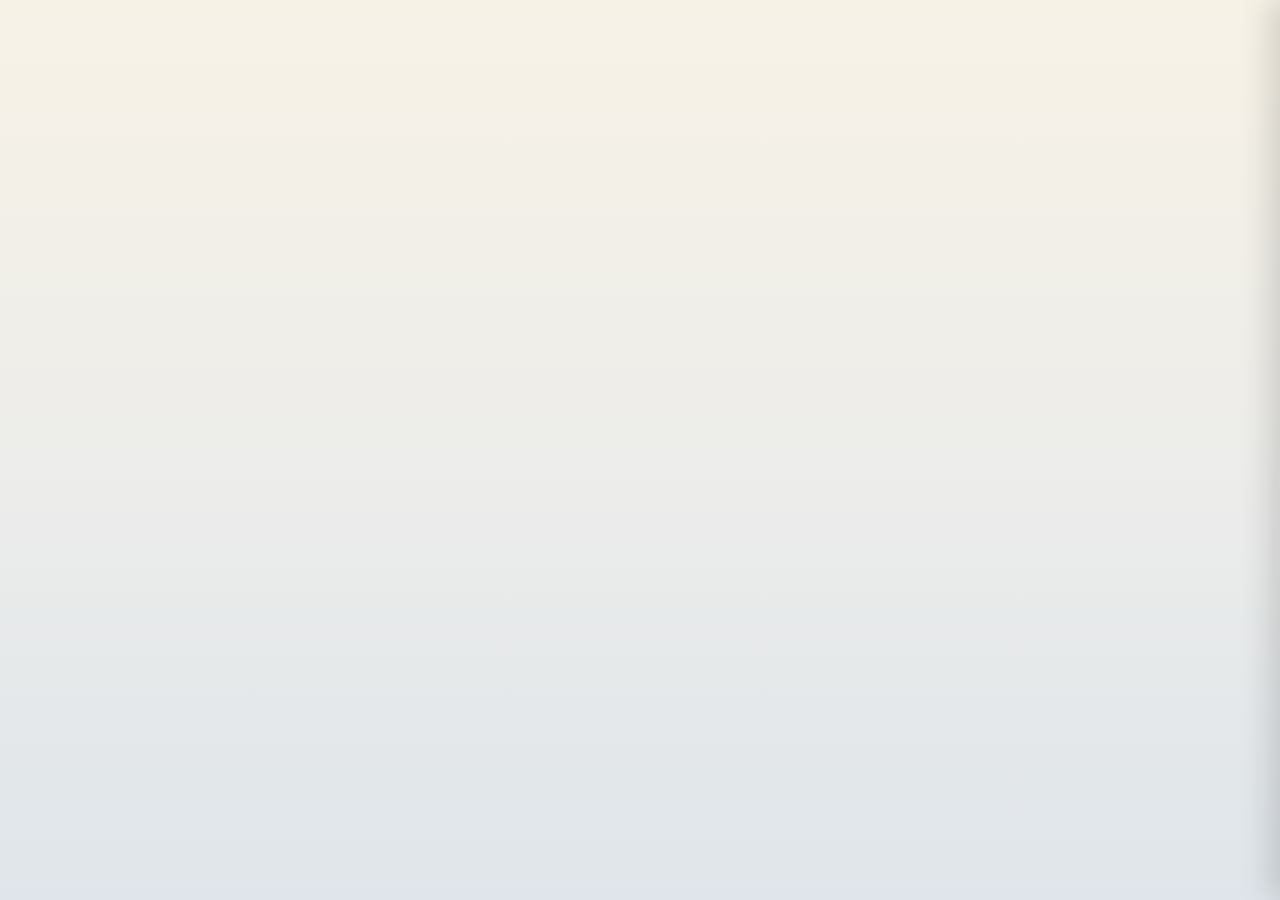
<file: index.html>
<!DOCTYPE html>
<html lang="en">
<head>
<meta charset="UTF-8">
<title>Fieldnote — Tier 1 CMS Prototype</title>
<script>document.documentElement.setAttribute('data-theme', localStorage.getItem('fieldnote_theme') || 'light');</script>
<style>
  :root{
    --chrome-dark:#1E2126;
    --ink:#EEF0F2; --ink2:#F7F8F9; --paper:#1E2126; --coral:#35414F; --oncoral:#F5F6F7; --oncoral-strong:#EEF0F2;
    --mint:#4E6570; --mute:#50565F; --hair:rgba(30,33,38,.10); --linecol:rgba(30,33,38,.14);
    --dotcol:rgba(30,33,38,.25); --dashcol:rgba(30,33,38,.18); --shadow:rgba(20,22,26,.14);
    --glow1:rgba(53,65,79,.10); --glow2:rgba(78,101,112,.08);
    --card-a:linear-gradient(160deg,#FAFBFC,#E9ECEF); --card-b:linear-gradient(160deg,#F4F5F7,#E4E7EA); --card-c:linear-gradient(160deg,#F7F8FA,#E7EAED);
    --admin:#C7501F;
    --danger:#A1352A;
  }
  [data-theme="dark"]{
    --ink:#14161A; --ink2:#1C1F24; --paper:#EDEFF2; --coral:#8FA8C7; --oncoral:#14161A; --oncoral-strong:#1C1F24;
    --mint:#8FB3B8; --mute:#9BA3AD; --hair:rgba(255,255,255,.12); --linecol:rgba(255,255,255,.16);
    --dotcol:rgba(255,255,255,.3); --dashcol:rgba(255,255,255,.2); --shadow:rgba(0,0,0,.5);
    --glow1:rgba(143,168,199,.14); --glow2:rgba(143,179,184,.12);
    --card-a:linear-gradient(160deg,#22262C,#1C1F24); --card-b:linear-gradient(160deg,#1E2126,#181B1F); --card-c:linear-gradient(160deg,#242830,#1A1D22);
    --danger:#D9695C;
  }
  * { box-sizing:border-box; margin:0; padding:0; }
  html{ scroll-behavior:smooth; }
  body{ background:linear-gradient(180deg, #F7F2E6 0%, #EDEDEA 50%, #DFE5EA 100%); background-attachment:fixed; color:var(--paper); font-family:-apple-system,'Segoe UI',Helvetica,Arial,sans-serif; overflow-x:hidden; }
  [data-theme="dark"] body{ background:linear-gradient(180deg, #1B1E23 0%, #16181C 50%, #101214 100%); background-attachment:fixed; }
  body, .bcard, .plan, .rcard, .wcard, header, footer, .icon-badge, .pstep-icon, .form-card, input, textarea, select{ transition: background-color .25s ease, color .25s ease, border-color .25s ease; }
  .wrap{ max-width:1120px; margin:0 auto; padding:0 44px; }
  a{ color:inherit; text-decoration:none; }
  ul{ list-style:none; }

  /* ---------- ADMIN BAR ---------- */
  #adminbar{ display:none; position:sticky; top:0; z-index:200; background:var(--chrome-dark); color:#fff; padding:10px 20px; align-items:center; justify-content:space-between; font-size:13px; }
  #adminbar.on{ display:flex; }
  #adminbar .left{ display:flex; align-items:center; gap:12px; }
  #adminbar .dot{ width:8px; height:8px; border-radius:50%; background:var(--admin); }
  #adminbar button{ font-family:inherit; font-size:12.5px; font-weight:600; border:none; border-radius:6px; padding:8px 14px; cursor:pointer; }
  #adminbar .publish{ background:var(--admin); color:#fff; }
  #adminbar .hidden-btn{ background:rgba(255,255,255,.12); color:#fff; }
  #adminbar .exit{ background:none; color:#bbb; }

  /* ---------- EDIT AFFORDANCES ---------- */
  .editable{ position:relative; }
  body.admin.edit-mode .editable:hover{ outline:1.5px dashed var(--admin); outline-offset:4px; border-radius:4px; }
  .edit-pencil{ display:none; position:absolute; top:-12px; right:-12px; width:26px; height:26px; border-radius:50%; background:var(--admin); color:#fff; align-items:center; justify-content:center; font-size:12px; cursor:pointer; z-index:15; box-shadow:0 4px 10px rgba(0,0,0,.25); }
  body.admin.edit-mode .editable:hover .edit-pencil{ display:flex; }
  /* Nav links sit tight against each other — a full-size pencil at the default offset
     overlaps the next link and makes it unclear (and hard) to click. Smaller + tucked in. */
  nav .link .edit-pencil, nav .cta .edit-pencil{ width:18px; height:18px; font-size:9px; top:-8px; right:-8px; }
  nav{ gap:26px; } /* a little more breathing room now that pencils sit inside that gap */
  .reorder-controls{ display:none; position:absolute; top:-12px; left:-12px; flex-direction:column; gap:3px; z-index:15; }
  body.admin.edit-mode .box-wrap:hover .reorder-controls{ display:flex; }
  .reorder-controls button{ width:22px; height:18px; border:none; background:var(--chrome-dark); color:#fff; font-size:10px; cursor:pointer; border-radius:4px; }
  .section-gear{ display:none; position:absolute; top:6px; right:6px; width:28px; height:28px; border-radius:50%; background:rgba(255,255,255,.9); color:var(--chrome-dark); border:1px solid var(--hair); align-items:center; justify-content:center; cursor:pointer; font-size:13px; z-index:12; }
  body.admin.edit-mode .section-shell:hover .section-gear{ display:flex; }
  .section-shell{ position:relative; }

  /* Hovering the gear/arrows highlights exactly which section or box they control —
     answers "which box is this cogwheel attached to" the way devtools inspect does. */
  body.admin.edit-mode .section-shell:has(.section-gear:hover){ outline:2px solid var(--admin); outline-offset:-2px; background:rgba(199,80,31,.04); }
  body.admin.edit-mode .box-wrap:has(.reorder-controls button:hover){ outline:2px solid var(--admin); outline-offset:-2px; }

  body.admin.edit-mode [data-editpath]{ cursor:text; }
  .inline-editing{ outline:2px solid var(--admin) !important; outline-offset:2px; background:rgba(199,80,31,.06); border-radius:4px; }

  /* ---------- PANEL (side editor) ---------- */
  #panel-backdrop{ position:fixed; inset:0; background:rgba(20,22,26,.35); display:none; z-index:300; }
  #panel-backdrop.open{ display:block; }
  #panel{ position:fixed; top:0; right:0; height:100%; width:320px; background:var(--ink2); box-shadow:-10px 0 30px rgba(0,0,0,.15); z-index:301; padding:24px; overflow-y:auto; transform:translateX(100%); transition:.25s; }
  #panel.open{ transform:translateX(0); }
  #panel h4{ font-size:15px; font-weight:800; margin-bottom:4px; }
  #panel .sub{ font-size:12px; color:var(--mute); margin-bottom:18px; }
  #panel label{ display:block; font-size:11.5px; font-weight:700; text-transform:uppercase; letter-spacing:.04em; color:var(--mute); margin:16px 0 6px; }
  #panel input[type=text], #panel textarea, #panel select{ width:100%; padding:9px 10px; border:1px solid var(--hair); border-radius:6px; font-size:13.5px; font-family:inherit; }
  #panel textarea{ min-height:70px; resize:vertical; }
  #panel input[type=range]{ width:100%; }
  #panel input[type=text], #panel textarea, #panel select{ background:var(--ink); color:var(--paper); }
  #panel input[type=color]{ width:100%; height:34px; border:1px solid var(--hair); border-radius:6px; }
  #panel .row{ display:flex; gap:8px; }
  #panel .row > *{ flex:1; }
  #panel .toggle-group{ display:flex; gap:6px; margin-top:4px; }
  #panel .toggle-group button{ flex:1; padding:8px; border:1px solid var(--hair); background:var(--ink2); color:var(--paper); border-radius:6px; cursor:pointer; font-family:inherit; font-size:13px; }
  #panel .toggle-group button.on{ background:var(--chrome-dark); color:#fff; border-color:var(--chrome-dark); }
  #panel .danger{ margin-top:24px; width:100%; padding:11px; border-radius:8px; border:1px solid #E2A79C; background:#FBEDEA; color:#A1352A; font-weight:700; font-size:13px; cursor:pointer; }
  #panel .close-panel{ position:absolute; top:16px; right:16px; background:none; border:none; font-size:16px; cursor:pointer; color:var(--mute); }
  #panel .imgprev{ margin-top:8px; width:100%; height:80px; border-radius:6px; background-size:cover; background-position:center; border:1px solid var(--hair); }

  /* ---------- LOGIN MODAL ---------- */
  .modal-backdrop{ position:fixed; inset:0; background:rgba(20,22,26,.45); display:none; align-items:center; justify-content:center; z-index:250; }
  .modal-backdrop.open{ display:flex; }
  .modal{ background:var(--ink); border:1px solid var(--hair); border-radius:16px; padding:32px; width:340px; box-shadow:0 30px 60px -20px var(--shadow); position:relative; }
  .modal h3{ font-size:19px; font-weight:800; margin-bottom:6px; }
  .modal p{ font-size:13px; color:var(--mute); margin-bottom:20px; }
  .modal input{ width:100%; padding:12px 14px; border-radius:8px; border:1px solid var(--hair); background:var(--ink2); font-size:14px; margin-bottom:10px; color:var(--paper); font-family:inherit; }
  .modal .go{ width:100%; margin-top:6px; padding:13px; border-radius:100px; background:var(--paper); color:var(--ink); font-weight:700; font-size:14px; border:none; cursor:pointer; }
  .modal-close{ position:absolute; top:16px; right:16px; background:none; border:none; color:var(--mute); font-size:18px; cursor:pointer; }
  .modal .note{ font-size:11.5px; color:var(--mute); margin-top:14px; text-align:center; }

  /* ---------- HIDDEN ELEMENTS DRAWER ---------- */
  #hidden-drawer{ position:fixed; bottom:0; left:0; right:0; background:var(--ink2); border-top:1px solid var(--hair); z-index:260; padding:16px 24px; display:none; max-height:40vh; overflow-y:auto; }
  #hidden-drawer.open{ display:block; }
  #hidden-drawer h4{ font-size:14px; margin-bottom:10px; }
  .hidden-row{ display:flex; justify-content:space-between; align-items:center; padding:8px 0; border-top:1px solid var(--hair); font-size:13px; }
  .hidden-row button{ font-size:12px; font-weight:700; border:none; background:var(--admin); color:#fff; padding:6px 12px; border-radius:6px; cursor:pointer; }

  /* ---------- PUBLISH PREVIEW ---------- */
  #publish-modal .modal{ width:520px; max-height:70vh; overflow-y:auto; }
  #publish-modal pre{ background:#111; color:#8FE3C4; font-size:11px; padding:14px; border-radius:8px; overflow-x:auto; max-height:320px; }

  /* ---------- SITE CHROME (from approved design) ---------- */
  header{ display:flex; justify-content:space-between; align-items:center; padding:28px 0; position:relative; z-index:10; }
  .logo{ font-weight:800; font-size:19px; letter-spacing:-.01em; }
  .logo .dot{ color:var(--coral); }
  nav{ display:flex; align-items:center; gap:22px; }
  nav a.link{ font-size:14.5px; font-weight:500; color:var(--mute); padding:8px 10px; border-radius:6px; transition:.15s ease; }
  nav a.link:hover{ color:var(--paper); background:var(--hair); }
  nav .cta{ background:var(--coral); color:var(--oncoral); font-weight:700; font-size:14px; padding:13px 24px; border-radius:100px; transition:.18s ease; box-shadow:0 4px 14px -6px var(--shadow); }
  nav .cta:hover{ background:var(--paper); color:var(--ink); transform:translateY(-2px); box-shadow:0 10px 24px -8px var(--shadow); }
  .lang{ position:relative; }
  .lang-btn{ display:flex; align-items:center; gap:6px; background:none; border:none; cursor:pointer; font-family:inherit; padding:6px; border-radius:8px; }
  .lang-btn:hover{ background:var(--hair); }
  .lang-flag{ width:20px; height:14px; border-radius:2px; overflow:hidden; box-shadow:0 0 0 1px var(--hair); display:block; }
  .lang-caret{ font-size:9px; color:var(--mute); }
  .lang-menu{ position:absolute; top:calc(100% + 10px); right:0; background:var(--ink2); border:1px solid var(--hair); border-radius:10px; padding:6px; display:none; min-width:150px; box-shadow:0 12px 30px -10px var(--shadow); z-index:20; }
  .lang.open .lang-menu{ display:block; }
  .lang-option{ display:flex; align-items:center; gap:10px; padding:9px 10px; border-radius:6px; font-size:13.5px; font-weight:500; cursor:pointer; }
  .lang-option:hover{ background:var(--hair); }
  .lang-option.active{ color:var(--coral); font-weight:700; }
  .account-btn{ width:34px; height:34px; border-radius:50%; border:1.5px solid var(--hair); background:none; display:flex; align-items:center; justify-content:center; cursor:pointer; color:var(--mute); opacity:.75; }
  .account-btn:hover{ opacity:1; border-color:var(--mute); color:var(--paper); }

  .hero{ position:relative; }
  .hero-grid{ display:grid; grid-template-columns:1.05fr .95fr; gap:20px; align-items:center; position:relative; }
  .hero .glow{ position:absolute; width:460px; height:460px; border-radius:50%; background:radial-gradient(circle, rgba(53,65,79,.10), transparent 70%); top:-140px; right:-100px; pointer-events:none; filter:blur(10px); z-index:0; }
  .eyebrow{ display:inline-flex; align-items:center; gap:8px; font-size:13px; font-weight:700; letter-spacing:.06em; text-transform:uppercase; color:var(--mint); margin-bottom:22px; }
  .eyebrow .bar{ width:22px; height:2px; background:var(--mint); }
  h1{ font-size:52px; line-height:1.08; font-weight:800; letter-spacing:-.03em; }
  .hero p.lead{ font-size:16px; color:var(--mute); max-width:440px; margin-top:24px; line-height:1.65; }
  .hero-ctas{ display:flex; gap:14px; margin-top:32px; align-items:center; }
  .btn-primary{ background:var(--paper); color:var(--ink); font-weight:700; font-size:14.5px; padding:16px 30px; border-radius:100px; display:inline-block; transition:.18s ease; box-shadow:0 6px 18px -8px var(--shadow); }
  .btn-primary:hover{ background:var(--coral); color:var(--oncoral); transform:translateY(-2px); box-shadow:0 12px 26px -8px var(--shadow); }
  .btn-ghost{ font-weight:600; font-size:14.5px; color:var(--paper); display:flex; align-items:center; gap:8px; transition:.15s ease; }
  .btn-ghost:hover{ gap:12px; }
  .btn-ghost .arrow{ width:32px; height:32px; border-radius:50%; border:1.5px solid var(--mute); display:flex; align-items:center; justify-content:center; transition:.15s ease; }
  .btn-ghost:hover .arrow{ background:var(--paper); border-color:var(--paper); color:var(--ink); }

  /* hero visual: uploaded photo OR default browser-fan illustration */
  .hero-visual{ position:relative; }
  .hero-visual .uploaded-img{ width:100%; border-radius:16px; object-fit:cover; box-shadow:0 30px 60px -20px var(--shadow); }
  .hero-fan{ position:relative; height:340px; }
  .hfan-card{ position:absolute; width:220px; height:270px; border-radius:14px; box-shadow:0 30px 60px -20px var(--shadow); border:1px solid var(--hair); background:var(--ink2); transition:transform .3s ease; }
  .hero-fan:hover .hfan-card{ transform:translateY(-6px); }
  .hfan-top{ height:26px; display:flex; align-items:center; gap:5px; padding:0 12px; }
  .hfan-top span{ width:6px; height:6px; border-radius:50%; background:var(--dotcol); }
  .hfan-body{ padding:14px; }
  .hfan-line{ height:7px; border-radius:4px; background:var(--linecol); margin-bottom:7px; }
  .hfan-line.short{ width:55%; }
  .hfan-block{ height:56px; border-radius:8px; margin:12px 0; background:var(--linecol); }
  .hfan-block.accent{ background:var(--coral); opacity:.9; }
  .hfan-c1{ top:0; left:95px; transform:rotate(-8deg); z-index:1; }
  .hfan-c2{ top:24px; left:0; transform:rotate(5deg); z-index:2; }
  .hfan-c3{ top:46px; left:190px; transform:rotate(13deg); z-index:0; }

  .icon-badge{ width:36px; height:36px; border-radius:10px; display:flex; align-items:center; justify-content:center; margin-bottom:12px; }
  .icon-badge.tint-0{ background:#F5DED6; border:1px solid #E9C3B7; color:#B85C42; }
  .icon-badge.tint-1{ background:#DCE8DA; border:1px solid #C3DABF; color:#4C7A52; }
  .icon-badge.tint-2{ background:#D9E4EF; border:1px solid #BDD1E3; color:#3D6690; }
  .icon-badge.tint-3{ background:#F3E6C8; border:1px solid #E6D2A0; color:#9C7A2E; }
  .icon-badge.tint-4{ background:#E7E0EF; border:1px solid #D4C7E3; color:#6C5A94; }
  .icon-badge.tint-5{ background:#F3DCE3; border:1px solid #E7C2CE; color:#B14A6E; }
  [data-theme="dark"] .icon-badge.tint-0{ background:#3A2A22; border-color:#4A362A; color:#E0A88F; }
  [data-theme="dark"] .icon-badge.tint-1{ background:#22322A; border-color:#2E4236; color:#9FCBAA; }
  [data-theme="dark"] .icon-badge.tint-2{ background:#20303E; border-color:#2A4054; color:#9BC0E0; }
  [data-theme="dark"] .icon-badge.tint-3{ background:#3A3020; border-color:#4E4028; color:#E0C285; }
  [data-theme="dark"] .icon-badge.tint-4{ background:#302838; border-color:#40364C; color:#C6ADE0; }
  [data-theme="dark"] .icon-badge.tint-5{ background:#3A2430; border-color:#4E3040; color:#E0A2BE; }
  .icon-badge svg{ width:18px; height:18px; }
  .pstep-head{ display:flex; align-items:center; gap:10px; margin-bottom:14px; }
  .pstep-icon{ width:30px; height:30px; border-radius:8px; display:flex; align-items:center; justify-content:center; }
  .pstep-icon.tint-0{ background:#F5DED6; border:1px solid #E9C3B7; color:#B85C42; }
  .pstep-icon.tint-1{ background:#DCE8DA; border:1px solid #C3DABF; color:#4C7A52; }
  .pstep-icon.tint-2{ background:#D9E4EF; border:1px solid #BDD1E3; color:#3D6690; }
  .pstep-icon.tint-3{ background:#F3E6C8; border:1px solid #E6D2A0; color:#9C7A2E; }
  .pstep-icon.tint-4{ background:#E7E0EF; border:1px solid #D4C7E3; color:#6C5A94; }
  .pstep-icon.tint-5{ background:#F3DCE3; border:1px solid #E7C2CE; color:#B14A6E; }
  [data-theme="dark"] .pstep-icon.tint-0{ background:#3A2A22; border-color:#4A362A; color:#E0A88F; }
  [data-theme="dark"] .pstep-icon.tint-1{ background:#22322A; border-color:#2E4236; color:#9FCBAA; }
  [data-theme="dark"] .pstep-icon.tint-2{ background:#20303E; border-color:#2A4054; color:#9BC0E0; }
  [data-theme="dark"] .pstep-icon.tint-3{ background:#3A3020; border-color:#4E4028; color:#E0C285; }
  [data-theme="dark"] .pstep-icon.tint-4{ background:#302838; border-color:#40364C; color:#C6ADE0; }
  [data-theme="dark"] .pstep-icon.tint-5{ background:#3A2430; border-color:#4E3040; color:#E0A2BE; }
  .pstep-icon svg{ width:15px; height:15px; }

  .icon-picker{ display:grid; grid-template-columns:repeat(5,1fr); gap:6px; margin-top:4px; }
  .icon-picker button{ aspect-ratio:1; border:1px solid var(--hair); border-radius:8px; background:var(--ink2); cursor:pointer; display:flex; align-items:center; justify-content:center; color:var(--mute); }
  .icon-picker button svg{ width:16px; height:16px; }
  .icon-picker button.on{ background:var(--chrome-dark); color:#fff; border-color:var(--chrome-dark); }

  .strip{ border-top:1px solid var(--hair); border-bottom:1px solid var(--hair); padding:18px 0; }
  .strip .track{ display:flex; justify-content:space-between; flex-wrap:wrap; gap:10px; }
  .strip span{ font-size:14px; font-weight:600; color:var(--mute); }
  .strip span b{ color:var(--paper); }

  .section-head{ padding:0 0 24px; }
  .section-head h2{ font-size:30px; font-weight:800; letter-spacing:-.02em; }
  .section-head p{ font-size:14px; color:var(--mute); margin-top:6px; }

  .bento{ display:grid; grid-template-columns:repeat(6,1fr); gap:14px; padding-bottom:20px; }
  .bcard{ grid-column: span var(--span, 2); border-radius:14px; padding:24px; min-height:150px; display:flex; flex-direction:column; justify-content:space-between; background:var(--ink2); border:1px solid var(--hair); box-shadow:0 2px 10px -6px var(--shadow); transition:.18s ease; }
  .bcard:hover{ box-shadow:0 14px 30px -12px var(--shadow); transform:translateY(-2px); }
  .bcard .n{ font-size:12.5px; font-weight:700; letter-spacing:.07em; text-transform:uppercase; color:var(--coral); }
  .bcard h3{ font-size:18px; font-weight:700; letter-spacing:-.01em; }
  .bcard p{ font-size:12.5px; line-height:1.5; color:var(--mute); }

  .process{ border-top:1px solid var(--hair); }
  .process-grid{ display:grid; grid-template-columns:repeat(var(--stepcols,4),1fr); gap:16px; margin-top:24px; }
  .pstep .num{ width:36px; height:36px; border-radius:50%; background:var(--ink); border:1.5px solid var(--coral); color:var(--coral); font-weight:800; font-size:13px; display:flex; align-items:center; justify-content:center; flex-shrink:0; }
  .pstep h4{ font-size:15px; font-weight:700; }
  .pstep p{ font-size:12.5px; color:var(--mute); margin-top:6px; }

  .pricing{ }
  .plans{ display:grid; grid-template-columns:repeat(var(--plancols,3),1fr); gap:16px; margin-top:24px; }
  .plan{ border-radius:16px; padding:28px 24px; border:1px solid var(--hair); background:var(--ink2); box-shadow:0 2px 10px -6px var(--shadow); transition:.18s ease; }
  .plan:hover{ box-shadow:0 14px 30px -12px var(--shadow); transform:translateY(-2px); }
  .plan.feat{ background:var(--coral); border:none; box-shadow:0 16px 34px -10px var(--shadow); }
  .plan-cta{ display:block; text-align:center; margin-top:18px; padding:12px; border-radius:100px; font-weight:700; font-size:13.5px; background:var(--paper); color:var(--ink); cursor:pointer; transition:.18s ease; }
  .plan-cta:hover{ background:var(--coral); color:var(--oncoral); transform:translateY(-2px); }
  .plan.feat .plan-cta{ background:var(--oncoral-strong); color:var(--coral); }
  .plan.feat .plan-cta:hover{ background:var(--paper); color:var(--ink); }
  .add-tile{ border:1.5px dashed var(--hair); border-radius:14px; background:none; display:flex; flex-direction:column; align-items:center; justify-content:center; gap:6px; cursor:pointer; color:var(--mute); font-size:13px; font-weight:600; min-height:100px; box-shadow:none; }
  .add-tile:hover{ border-color:var(--coral); color:var(--coral); background:var(--ink2); transform:none; }
  .add-tile span{ font-size:26px; font-weight:400; line-height:1; }
  .plan .t{ font-size:12px; font-weight:700; text-transform:uppercase; color:var(--mint); }
  .plan.feat .t{ color:var(--oncoral); opacity:.85; }
  .plan h3{ font-size:30px; font-weight:800; margin:8px 0 14px; }
  .plan ul li{ font-size:13px; line-height:2.1; color:var(--mute); }
  .plan.feat ul li{ color:var(--oncoral); opacity:.92; }
  .plan ul li:before{ content:"— "; color:var(--coral); }
  .plan.feat ul li:before{ color:var(--oncoral); opacity:.7; }

  footer{ padding:30px 0 50px; border-top:1px solid var(--hair); display:flex; justify-content:space-between; font-size:13px; color:var(--mute); }

  /* ---------- SHOWCASE CAROUSEL ---------- */
  .showcase-head{ margin-bottom:18px; }
  .showcase-wrap{ position:relative; }
  .showcase-track{ display:flex; gap:14px; overflow-x:auto; scrollbar-width:none; -ms-overflow-style:none; }
  .showcase-track::-webkit-scrollbar{ display:none; height:0; }
  .showcase-edge{ position:absolute; top:0; bottom:0; width:56px; display:flex; align-items:center; z-index:6; pointer-events:none; opacity:0; transition:.2s ease; }
  .showcase-wrap:hover .showcase-edge{ opacity:1; }
  .showcase-edge.left{ left:0; justify-content:flex-start; background:linear-gradient(90deg, var(--ink) 30%, transparent); }
  .showcase-edge.right{ right:0; justify-content:flex-end; background:linear-gradient(270deg, var(--ink) 30%, transparent); }
  .showcase-edge button{ pointer-events:auto; width:36px; height:36px; border-radius:50%; border:1px solid var(--hair); background:rgba(255,255,255,.92); color:var(--paper); cursor:pointer; display:flex; align-items:center; justify-content:center; transition:.15s ease; box-shadow:0 4px 12px -4px var(--shadow); }
  .showcase-edge button:hover{ background:var(--paper); color:var(--ink); }
  .wcard{ flex:0 0 240px; border-radius:14px; overflow:hidden; border:1px solid var(--hair); background:var(--ink2); box-shadow:0 2px 10px -6px var(--shadow); position:relative; transition:.18s ease; }
  .wcard:hover{ box-shadow:0 14px 30px -12px var(--shadow); transform:translateY(-2px); }
  .wcard-link{ color:inherit; text-decoration:none; display:block; }
  .wcard .wthumb{ height:150px; background-size:cover; background-position:center; display:flex; align-items:center; justify-content:center; }
  .wcard .wthumb.p0{ background:linear-gradient(135deg,#EFE3DC,#E3D3C8); }
  .wcard .wthumb.p1{ background:linear-gradient(135deg,#DCE6E9,#C9DADD); }
  .wcard .wthumb.p2{ background:linear-gradient(135deg,#E6E1EC,#D6CEE0); }
  .wcard .wthumb.p3{ background:linear-gradient(135deg,#DEE7DA,#C9D9C4); }
  [data-theme="dark"] .wcard .wthumb.p0{ background:linear-gradient(135deg,#3A2E24,#2A211A); }
  [data-theme="dark"] .wcard .wthumb.p1{ background:linear-gradient(135deg,#22323A,#1A272E); }
  [data-theme="dark"] .wcard .wthumb.p2{ background:linear-gradient(135deg,#302A3A,#241F2C); }
  [data-theme="dark"] .wcard .wthumb.p3{ background:linear-gradient(135deg,#2A3324,#20281C); }
  .wcard .wthumb.placeholder svg{ width:34px; height:34px; color:var(--paper); opacity:.35; }
  .wcard .wcaption{ padding:12px 14px; font-size:13px; font-weight:600; }
  .wcard-add{ flex:0 0 150px; border:1.5px dashed var(--hair); border-radius:14px; background:none; display:flex; flex-direction:column; align-items:center; justify-content:center; gap:6px; cursor:pointer; color:var(--mute); font-size:13px; font-weight:600; }
  .wcard-add:hover{ border-color:var(--coral); color:var(--coral); background:var(--ink2); }
  .wcard-add span{ font-size:24px; font-weight:400; line-height:1; }
  .wcard-arrows{ display:none; position:absolute; top:8px; right:8px; gap:4px; z-index:5; }
  body.admin.edit-mode .wcard:hover .wcard-arrows{ display:flex; }
  .wcard-arrows button{ width:22px; height:22px; border:none; background:rgba(255,255,255,.92); color:var(--paper); font-size:11px; border-radius:5px; cursor:pointer; }

  /* ---------- REVIEWS ---------- */
  .reviews-grid{ display:grid; grid-template-columns:repeat(auto-fit, minmax(230px,1fr)); gap:16px; padding-bottom:20px; }
  .rcard{ border-radius:14px; padding:24px; background:var(--ink2); border:1px solid var(--hair); box-shadow:0 2px 10px -6px var(--shadow); transition:.18s ease; }
  .rcard:hover{ box-shadow:0 14px 30px -12px var(--shadow); transform:translateY(-2px); }
  .rcard .rquote-icon{ width:26px; height:26px; color:var(--coral); opacity:.5; margin-bottom:10px; }
  .rcard .rtop{ display:flex; align-items:center; gap:12px; margin-bottom:12px; }
  .rcard .ravatar{ width:40px; height:40px; border-radius:50%; display:flex; align-items:center; justify-content:center; font-weight:800; font-size:13px; flex-shrink:0; }
  .rcard .rstars{ font-size:13px; color:#E5A93A; letter-spacing:2px; margin-bottom:12px; }
  .rcard p.rquote{ font-size:14px; line-height:1.6; color:var(--paper); }
  .rcard .rmeta{ display:flex; flex-direction:column; }
  .rcard .rname{ font-size:13.5px; font-weight:700; }
  .rcard .rsite{ font-size:12px; color:var(--mute); }

  @media (max-width:820px){
    .hero-grid{ grid-template-columns:1fr; }
    .hero-visual{ margin-top:30px; }
    .bento{ grid-template-columns:repeat(2,1fr) !important; }
    .bcard{ grid-column:span 1 !important; }
    .plans{ grid-template-columns:1fr !important; }
    .process-grid{ grid-template-columns:repeat(2,1fr) !important; }
    h1{ font-size:36px; }
    header nav{ gap:12px; }
    header nav a.link{ display:none; }
  }
</style>
</head>
<body>

<div id="adminbar">
  <div class="left">
    <span class="dot"></span>
    <label style="display:flex; align-items:center; gap:6px; cursor:pointer; font-weight:600;">
      <input type="checkbox" id="editModeToggle" checked onchange="toggleEditMode(this.checked)">
      Edit mode
    </label>
  </div>
  <div class="left">
    <button class="hidden-btn" onclick="openHiddenDrawer()">Hidden elements (<span id="hiddenCount">0</span>)</button>
    <button class="hidden-btn" onclick="undo()">Undo</button>
    <button class="hidden-btn" onclick="discardChanges()">Discard changes</button>
    <button class="hidden-btn" onclick="resetToDefault()">Reset to defaults</button>
    <button class="publish" id="saveBtn" onclick="openPublish()">Save changes</button>
    <button class="exit" onclick="exitAdmin()">Exit admin</button>
  </div>
</div>

<div class="wrap" id="site"></div>

<!-- EDIT PANEL -->
<div id="panel-backdrop" onclick="closePanel()"></div>
<div id="panel"></div>

<!-- HIDDEN ELEMENTS DRAWER -->
<div id="hidden-drawer">
  <h4>Hidden elements — restore anytime</h4>
  <div id="hiddenList"></div>
</div>

<!-- PUBLISH PREVIEW -->
<div class="modal-backdrop" id="publish-modal">
  <div class="modal">
    <button class="modal-close" onclick="closeModal('publish-modal')">✕</button>
    <h3>Save changes</h3>
    <p style="background:#E6F4EC; color:#1E6B3E; padding:10px 14px; border-radius:8px; font-size:13px; margin-bottom:12px;">
      Saving writes this content to Supabase — every visitor to the site will see it immediately, not just this browser.
    </p>
    <pre id="publishJson"></pre>
    <button class="go" onclick="confirmPublish()">Save — goes live for everyone</button>
    <div id="publishError" style="display:none; background:#FBEDEA; color:#A1352A; border:1px solid #E2A79C; border-radius:8px; padding:10px 14px; font-size:13px; margin-top:14px;"></div>
  </div>
</div>

<script>
let supabase, checkIsAdmin, themeMod, analyticsMod;
let currentUser = null;
/* =========================================================================
   CONTENT MODEL
   This whole object is what would live in Supabase as rows in `page_elements`.
   Structure: sections -> ordered list of editable text/box items, each with
   per-language content, style, hidden flag, and (for boxes) size/image.
   ========================================================================= */
const DEFAULT_DATA = {
  _schema: 8, // bump this whenever the section/style structure changes shape — prevents old saved data from loading into a new layout model
  lang: 'en',
  sections: {
    header: {
      order: 0, hidden:false, margin:{mt:0,mb:0},
      logo: { text:{en:'field·note',et:'field·note',ru:'field·note',sv:'field·note'}, style:{size:19,weight:800,italic:false,color:'#1E2126'}, hidden:false },
      navLinks: [
        {id:'nav0', text:{en:'Home',et:'Avaleht',ru:'Главная',sv:'Hem'}, link:'index.html', hidden:false},
        {id:'nav1', text:{en:'Work',et:'Töö',ru:'Работы',sv:'Arbete'}, link:'work.html', hidden:false},
        {id:'nav2', text:{en:'Services',et:'Teenused',ru:'Услуги',sv:'Tjänster'}, link:'services.html', hidden:false},
        {id:'nav3', text:{en:'Pricing',et:'Hinnad',ru:'Цены',sv:'Priser'}, link:'pricing.html', hidden:false}
      ],
      ctaText: {en:'Get a quote',et:'Küsi hinnapakkumist',ru:'Узнать цену',sv:'Få en offert'},
      ctaLink: 'quote.html'
    },
    hero: {
      order:1, hidden:false, margin:{mt:60,mb:40},
      eyebrow: { text:{en:'Fixed-price web studio',et:'Fikseeritud hinnaga veebistuudio',ru:'Веб-студия с фиксированной ценой',sv:'Webbstudio med fast pris'}, style:{size:13,weight:700,italic:false,color:'#4E6570'}, hidden:false },
      h1: { text:{en:"Sites that don't look rented.",et:'Veebilehed, mis ei tundu renditud.',ru:'Сайты, которые не выглядят арендованными.',sv:'Sajter som inte ser hyrda ut.'}, style:{size:52,weight:800,italic:false,color:'#1E2126'}, hidden:false },
      lead: { text:{en:"We design, build, and ship real websites for people who are tired of templates that look like everyone else's. Fixed scope, fixed price, no surprises.",et:'Disainime ja ehitame päris veebilehti inimestele, kes on väsinud mallidest. Fikseeritud maht, fikseeritud hind.',ru:'Мы проектируем и создаём настоящие сайты для тех, кто устал от шаблонов. Фиксированный объём, фиксированная цена.',sv:'Vi designar och bygger riktiga webbplatser för dig som är trött på mallar. Fast omfattning, fast pris.'}, style:{size:16,weight:400,italic:false,color:'#50565F'}, hidden:false },
      ctaPrimary: {en:'Start a project',et:'Alusta projekti',ru:'Начать проект',sv:'Starta ett projekt'},
      ctaLink: 'start-project.html',
      visual: { image:null, height:380 }
    },
    strip: {
      order:2, hidden:false, margin:{mt:20,mb:0},
      items: [
        {id:'s1', text:{en:'<b>40+</b> sites shipped',et:'<b>40+</b> valminud lehte',ru:'<b>40+</b> сайтов',sv:'<b>40+</b> lanserade sajter'}, hidden:false},
        {id:'s2', text:{en:'<b>11 years</b> combined experience',et:'<b>11 aastat</b> kogemust',ru:'<b>11 лет</b> опыта',sv:'<b>11 år</b> erfarenhet'}, hidden:false},
        {id:'s3', text:{en:'<b>EN · RU · SV</b> spoken',et:'<b>EN · RU · SV</b>',ru:'<b>EN · RU · SV</b>',sv:'<b>EN · RU · SV</b>'}, hidden:false},
        {id:'s4', text:{en:'Fixed pricing, always',et:'Alati fikseeritud hind',ru:'Всегда фиксированная цена',sv:'Alltid fast pris'}, hidden:false}
      ]
    },
    showcase: {
      order:2.5, hidden:false, margin:{mt:50,mb:0}, autoplaySpeed:0.8,
      heading: { text:{en:'Recent work',et:'Viimased tööd',ru:'Недавние работы',sv:'Senaste arbeten'}, style:{size:24,weight:800,italic:false,color:'#1E2126'}, hidden:false },
      items: [
        {id:'w1', order:0, hidden:false, image:null, icon:'cart', link:'work.html', caption:{en:'Nordic Bakery',et:'Nordic Bakery',ru:'Nordic Bakery',sv:'Nordic Bakery'}},
        {id:'w2', order:1, hidden:false, image:null, icon:'calendar', link:'work.html', caption:{en:'Tallinn Yoga Room',et:'Tallinn Yoga Room',ru:'Tallinn Yoga Room',sv:'Tallinn Yoga Room'}},
        {id:'w3', order:2, hidden:false, image:null, icon:'users', link:'work.html', caption:{en:'Baltic Fitness Studio',et:'Baltic Fitness Studio',ru:'Baltic Fitness Studio',sv:'Baltic Fitness Studio'}},
        {id:'w4', order:3, hidden:false, image:null, icon:'layout', link:'work.html', caption:{en:'Studio Marek',et:'Studio Marek',ru:'Studio Marek',sv:'Studio Marek'}},
        {id:'w5', order:4, hidden:false, image:null, icon:'heart', link:'work.html', caption:{en:'Riia Skin Clinic',et:'Riia Skin Clinic',ru:'Riia Skin Clinic',sv:'Riia Skin Clinic'}},
        {id:'w6', order:5, hidden:false, image:null, icon:'book', link:'work.html', caption:{en:'Estonian Folk Archive',et:'Estonian Folk Archive',ru:'Estonian Folk Archive',sv:'Estonian Folk Archive'}}
      ]
    },
    bento: {
      order:3, hidden:false, margin:{mt:60,mb:0},
      heading: { text:{en:'Everything a site needs, none of it bolted on later.',et:'Kõik, mida veebileht vajab.',ru:'Всё, что нужно сайту.',sv:'Allt en sajt behöver.'}, style:{size:30,weight:800,italic:false,color:'#1E2126'}, hidden:false },
      sub: { text:{en:'Design, build, and content, handled as one job.',et:'Disain, arendus ja sisu — üks tellimus.',ru:'Дизайн, разработка и контент — одна задача.',sv:'Design, bygg och innehåll — ett jobb.'}, style:{size:14,weight:400,italic:false,color:'#50565F'}, hidden:false },
      cards: [
        {id:'b1', order:0, hidden:false, span:2, bg:null, image:null, icon:'palette', n:{en:'Design',et:'Disain',ru:'Дизайн',sv:'Design'}, title:{en:'Custom identity & layout',et:'Unikaalne identiteet',ru:'Уникальный дизайн',sv:'Unik identitet'}, desc:{en:'Type, color, and structure built from your brief — never a theme.',et:'Kirjatüüp, värv ja struktuur sinu briifi järgi.',ru:'Шрифт, цвет и структура по вашему брифу.',sv:'Typsnitt, färg och struktur efter ditt brief.'}},
        {id:'b2', order:1, hidden:false, span:2, bg:null, image:null, icon:'wrench', n:{en:'Build',et:'Arendus',ru:'Разработка',sv:'Bygg'}, title:{en:'Accounts & payments',et:'Kontod ja maksed',ru:'Аккаунты и платежи',sv:'Konton och betalningar'}, desc:{en:'Secure logins, bookings, and Stripe integration when you need it.',et:'Turvaline sisselogimine, broneeringud, Stripe.',ru:'Безопасный вход, бронирования, Stripe.',sv:'Säker inloggning, bokningar, Stripe.'}},
        {id:'b3', order:2, hidden:false, span:2, bg:null, image:null, icon:'globe', n:{en:'Content',et:'Sisu',ru:'Контент',sv:'Innehåll'}, title:{en:'Multilingual copy',et:'Mitmekeelne sisu',ru:'Многоязычный контент',sv:'Flerspråkigt innehåll'}, desc:{en:'English, Russian, and Swedish written in your voice.',et:'Inglise, vene ja rootsi keeles.',ru:'На английском, русском и шведском.',sv:'Engelska, ryska och svenska.'}},
        {id:'b4', order:3, hidden:false, span:2, bg:null, image:null, icon:'bolt', n:{en:'Speed',et:'Kiirus',ru:'Скорость',sv:'Hastighet'}, title:{en:'7–14 day delivery',et:'7–14 päeva',ru:'7–14 дней',sv:'7–14 dagar'}, desc:{en:'Fixed timeline, agreed before anything starts.',et:'Fikseeritud ajakava.',ru:'Фиксированные сроки.',sv:'Fast tidsplan.'}},
        {id:'b5', order:4, hidden:false, span:2, bg:null, image:null, icon:'chart', n:{en:'Track record',et:'Kogemus',ru:'Опыт',sv:'Meritlista'}, title:{en:'40+ sites shipped',et:'40+ valminud lehte',ru:'40+ сайтов',sv:'40+ lanserade sajter'}, desc:{en:'Across retail, services, and gaming communities.',et:'Kaubandus, teenused, kogukonnad.',ru:'Ритейл, услуги, сообщества.',sv:'Handel, tjänster, communities.'}},
        {id:'b6', order:5, hidden:false, span:2, bg:null, image:null, icon:'tag', n:{en:'Pricing',et:'Hinnad',ru:'Цены',sv:'Priser'}, title:{en:'Fixed, always',et:'Alati fikseeritud',ru:'Всегда фиксировано',sv:'Alltid fast'}, desc:{en:'One price, quoted up front — no surprises later.',et:'Üks hind ette teada.',ru:'Одна цена заранее.',sv:'Ett pris i förväg.'}}
      ]
    },
    process: {
      order:4, hidden:false, margin:{mt:60,mb:60},
      heading: { text:{en:'How a project actually runs.',et:'Kuidas projekt kulgeb.',ru:'Как проходит проект.',sv:'Hur ett projekt går till.'}, style:{size:30,weight:800,italic:false,color:'#1E2126'}, hidden:false },
      sub: { text:{en:'Four stages, no scope creep in between.',et:'Neli etappi.',ru:'Четыре этапа.',sv:'Fyra steg.'}, style:{size:14,weight:400,italic:false,color:'#50565F'}, hidden:false },
      steps: [
        {id:'p1', order:0, hidden:false, icon:'clipboard', title:{en:'Brief',et:'Briif',ru:'Бриф',sv:'Brief'}, desc:{en:'Scope, content, and budget agreed up front.',et:'Maht, sisu ja eelarve ette kokku lepitud.',ru:'Объём, контент и бюджет заранее.',sv:'Omfattning, innehåll och budget i förväg.'}},
        {id:'p2', order:1, hidden:false, icon:'palette', title:{en:'Design',et:'Disain',ru:'Дизайн',sv:'Design'}, desc:{en:'Layout and identity, reviewed with you before build starts.',et:'Paigutus ja identiteet enne arendust.',ru:'Макет и стиль перед разработкой.',sv:'Layout och identitet innan bygget.'}},
        {id:'p3', order:2, hidden:false, icon:'wrench', title:{en:'Build',et:'Arendus',ru:'Разработка',sv:'Bygg'}, desc:{en:'Development, content, and testing.',et:'Arendus, sisu, testimine.',ru:'Разработка, контент, тестирование.',sv:'Utveckling, innehåll, tester.'}},
        {id:'p4', order:3, hidden:false, icon:'rocket', title:{en:'Launch',et:'Avaldamine',ru:'Запуск',sv:'Lansering'}, desc:{en:'Live site, handover, and a 30-day support window.',et:'Live leht ja 30 päeva tuge.',ru:'Публикация и 30 дней поддержки.',sv:'Live sajt och 30 dagars support.'}}
      ]
    },
    pricing: {
      order:5, hidden:false, margin:{mt:0,mb:0},
      heading: { text:{en:'Pick a package, or ask for a custom quote.',et:'Vali pakett või küsi hinnapakkumist.',ru:'Выберите пакет или запросите цену.',sv:'Välj ett paket eller be om offert.'}, style:{size:30,weight:800,italic:false,color:'#1E2126'}, hidden:false },
      plans: [
        {id:'pl1', order:0, hidden:false, featured:false, t:{en:'Starter',et:'Alustav',ru:'Стартовый',sv:'Start'}, price:'€450', ctaText:{en:'Choose Starter',et:'Vali Alustav',ru:'Выбрать Стартовый',sv:'Välj Start'}, features:[{en:'Single page',et:'Üks leht',ru:'Одна страница',sv:'En sida'},{en:'3 day delivery',et:'3 päeva',ru:'3 дня',sv:'3 dagar'},{en:'1 revision round',et:'1 parandusring',ru:'1 правка',sv:'1 revidering'}]},
        {id:'pl2', order:1, hidden:false, featured:true, t:{en:'Standard',et:'Standard',ru:'Стандарт',sv:'Standard'}, price:'€1,200', ctaText:{en:'Choose Standard',et:'Vali Standard',ru:'Выбрать Стандарт',sv:'Välj Standard'}, features:[{en:'Up to 8 pages',et:'Kuni 8 lehte',ru:'До 8 страниц',sv:'Upp till 8 sidor'},{en:'CMS-editable content',et:'CMS-iga muudetav',ru:'Редактируемый контент',sv:'CMS-redigerbart'},{en:'3 revision rounds',et:'3 parandusringi',ru:'3 правки',sv:'3 revideringar'}]},
        {id:'pl3', order:2, hidden:false, featured:false, t:{en:'Full Build',et:'Täislahendus',ru:'Полный пакет',sv:'Fullständig'}, price:'€2,900+', ctaText:{en:'Choose Full Build',et:'Vali Täislahendus',ru:'Выбрать Полный',sv:'Välj Fullständig'}, features:[{en:'Accounts & payments',et:'Kontod ja maksed',ru:'Аккаунты и платежи',sv:'Konton och betalning'},{en:'Database backend',et:'Andmebaas',ru:'База данных',sv:'Databas'},{en:'Priority support',et:'Prioriteetne tugi',ru:'Приоритетная поддержка',sv:'Prioriterad support'}]}
      ]
    },
    reviews: {
      order:5.5, hidden:false, margin:{mt:60,mb:0},
      heading: { text:{en:'What clients say',et:'Mida kliendid ütlevad',ru:'Отзывы клиентов',sv:'Vad kunder säger'}, style:{size:30,weight:800,italic:false,color:'#1E2126'}, hidden:false },
      items: [
        {id:'r1', order:0, hidden:false, rating:5, name:{en:'Anna K.',et:'Anna K.',ru:'Анна К.',sv:'Anna K.'}, site:{en:'Nordic Bakery',et:'Nordic Bakery',ru:'Nordic Bakery',sv:'Nordic Bakery'}, quote:{en:'Delivered exactly on the timeline they quoted, no surprises at the end.',et:'Kõik valmis täpselt tähtajaks, ilma üllatusteta.',ru:'Всё сдано точно в срок, без сюрпризов.',sv:'Levererat exakt enligt tidsplan, inga överraskningar.'}},
        {id:'r2', order:1, hidden:false, rating:5, name:{en:'Marek T.',et:'Marek T.',ru:'Марек Т.',sv:'Marek T.'}, site:{en:'Baltic Fitness Studio',et:'Baltic Fitness Studio',ru:'Baltic Fitness Studio',sv:'Baltic Fitness Studio'}, quote:{en:'Clear communication throughout, and the site actually looks like us.',et:'Selge suhtlus kogu protsessi vältel ja tulemus näeb välja nagu meie.',ru:'Понятная коммуникация на всех этапах, сайт получился действительно наш.',sv:'Tydlig kommunikation hela vägen, och sajten känns verkligen som oss.'}},
        {id:'r3', order:2, hidden:false, rating:5, name:{en:'Liis P.',et:'Liis P.',ru:'Лийс П.',sv:'Liis P.'}, site:{en:'Tallinn Yoga Room',et:'Tallinn Yoga Room',ru:'Tallinn Yoga Room',sv:'Tallinn Yoga Room'}, quote:{en:'Worth it just for how easy booking has become for our clients.',et:'Väärt juba selle pärast, kui lihtsaks broneerimine meie klientidele muutus.',ru:'Уже стоит того — насколько проще стало бронирование для клиентов.',sv:'Värt det bara för hur enkelt bokning blivit för våra kunder.'}}
      ]
    },
    footer: {
      order:6, hidden:false, margin:{mt:0,mb:0},
      copy: { text:{en:'© Fieldnote Studio',et:'© Fieldnote Studio',ru:'© Fieldnote Studio',sv:'© Fieldnote Studio'}, style:{size:13,weight:400,italic:false,color:'#50565F'}, hidden:false }
    }
  }
};

let siteData = JSON.parse(JSON.stringify(DEFAULT_DATA));
let editModeOn = true;   // separate from login state — can be toggled off without logging out (fix #4)
let hasUnsavedChanges = false;
let lastSavedSnapshot = null; // used by "Discard changes" to revert to the last real Supabase save

let isAdmin = false;
function canEdit(){ return isAdmin && editModeOn; }
function toggleEditMode(checked){
  editModeOn = checked;
  document.body.classList.toggle('edit-mode', editModeOn);
  render();
}
let currentEdit = null; // {kind, path}

function t(field){
  if (!field) return '';
  return field[siteData.lang] || field.en || '';
}

/* These three hex values are the ORIGINAL, never-customized defaults every
   text style started with (see DEFAULT_DATA). Since dark mode didn't exist
   when that system was built, those defaults got baked in as fixed hex
   colors that ignore the theme entirely — invisible dark-on-dark text in
   dark mode. This maps them back to the equivalent theme variable so
   untouched text adapts automatically. Any OTHER color (a color an admin
   actually picked via the panel) is left exactly as chosen — that's a
   deliberate choice and intentionally doesn't auto-theme. */
const THEME_DEFAULT_COLORS = { '#1E2126':'var(--paper)', '#4E6570':'var(--mint)', '#50565F':'var(--mute)' };
function themeColor(hex){
  return THEME_DEFAULT_COLORS[hex] || hex;
}

/* ---------------- ICON LIBRARY (inline SVG, no external requests) ---------------- */
const ICONS = {
  palette: '<svg viewBox="0 0 24 24" fill="none" stroke="currentColor" stroke-width="1.8"><path d="M12 2a10 10 0 1 0 0 20c1.5 0 2-1 2-2s-.5-1.5-1-2 .5-2 2-2h1a4 4 0 0 0 4-4 8 8 0 0 0-8-10z"/><circle cx="7.5" cy="10.5" r="1.2" fill="currentColor" stroke="none"/><circle cx="11" cy="7" r="1.2" fill="currentColor" stroke="none"/><circle cx="16" cy="9" r="1.2" fill="currentColor" stroke="none"/></svg>',
  wrench: '<svg viewBox="0 0 24 24" fill="none" stroke="currentColor" stroke-width="1.8"><path d="M14.7 6.3a4 4 0 0 1-5.4 5.4L4 17l3 3 5.3-5.3a4 4 0 0 1 5.4-5.4L21 6l-3-3-3.3 3.3z"/></svg>',
  globe: '<svg viewBox="0 0 24 24" fill="none" stroke="currentColor" stroke-width="1.8"><circle cx="12" cy="12" r="9"/><path d="M3 12h18M12 3c2.5 2.6 4 6 4 9s-1.5 6.4-4 9c-2.5-2.6-4-6-4-9s1.5-6.4 4-9z"/></svg>',
  bolt: '<svg viewBox="0 0 24 24" fill="currentColor" stroke="none"><path d="M13 2 4 14h6l-1 8 9-12h-6l1-8z"/></svg>',
  chart: '<svg viewBox="0 0 24 24" fill="none" stroke="currentColor" stroke-width="1.8"><path d="M4 20V10M12 20V4M20 20v-7"/></svg>',
  tag: '<svg viewBox="0 0 24 24" fill="none" stroke="currentColor" stroke-width="1.8"><path d="M12.6 2H4v8.6L14 20.6a2 2 0 0 0 2.8 0l5.8-5.8a2 2 0 0 0 0-2.8L12.6 2z"/><circle cx="8" cy="7" r="1.3" fill="currentColor" stroke="none"/></svg>',
  clipboard: '<svg viewBox="0 0 24 24" fill="none" stroke="currentColor" stroke-width="1.8"><rect x="5" y="4" width="14" height="17" rx="2"/><rect x="9" y="2" width="6" height="4" rx="1"/><path d="M8.5 12h7M8.5 16h5"/></svg>',
  rocket: '<svg viewBox="0 0 24 24" fill="none" stroke="currentColor" stroke-width="1.8"><path d="M14.5 3.5c2 0 6 1.5 6 6.5s-6 10-6 10-2-.5-4-2.5-2.5-4-2.5-4 5.5-4 6.5-10z"/><path d="M9 16l-4 1 1-4M15 9a1.5 1.5 0 1 1-3 0 1.5 1.5 0 0 1 3 0z"/></svg>',
  layers: '<svg viewBox="0 0 24 24" fill="none" stroke="currentColor" stroke-width="1.8"><path d="M12 2 2 8l10 6 10-6-10-6zM2 14l10 6 10-6M2 11l10 6 10-6"/></svg>',
  shield: '<svg viewBox="0 0 24 24" fill="none" stroke="currentColor" stroke-width="1.8"><path d="M12 2 4 5v6c0 5 3.5 8.5 8 11 4.5-2.5 8-6 8-11V5l-8-3z"/><path d="M9 12l2 2 4-4"/></svg>',
  code: '<svg viewBox="0 0 24 24" fill="none" stroke="currentColor" stroke-width="1.8"><path d="M8 8 3 12l5 4M16 8l5 4-5 4M14 5l-4 14"/></svg>',
  mobile: '<svg viewBox="0 0 24 24" fill="none" stroke="currentColor" stroke-width="1.8"><rect x="6" y="2" width="12" height="20" rx="2"/><path d="M11 18h2"/></svg>',
  lock: '<svg viewBox="0 0 24 24" fill="none" stroke="currentColor" stroke-width="1.8"><rect x="4" y="10" width="16" height="11" rx="2"/><path d="M7 10V7a5 5 0 0 1 10 0v3"/></svg>',
  cart: '<svg viewBox="0 0 24 24" fill="none" stroke="currentColor" stroke-width="1.8"><circle cx="9" cy="20" r="1.4" fill="currentColor" stroke="none"/><circle cx="17" cy="20" r="1.4" fill="currentColor" stroke="none"/><path d="M2 3h3l2.5 12h10L20 7H6"/></svg>',
  heart: '<svg viewBox="0 0 24 24" fill="none" stroke="currentColor" stroke-width="1.8"><path d="M12 21s-7-4.5-9.5-9C.5 8 2 4 6 4c2.3 0 3.7 1.3 4.5 2.5 0 0 .5-.5 1.5-.5C15.5 6 20 8.5 20 12c0 4.5-8 9-8 9z"/></svg>',
  star: '<svg viewBox="0 0 24 24" fill="currentColor" stroke="none"><path d="M12 2l3 6.5 7 1-5 5 1.2 7L12 18l-6.2 3.5L7 14 2 9l7-1z"/></svg>',
  mail: '<svg viewBox="0 0 24 24" fill="none" stroke="currentColor" stroke-width="1.8"><rect x="3" y="5" width="18" height="14" rx="2"/><path d="M3 7l9 6 9-6"/></svg>',
  phone: '<svg viewBox="0 0 24 24" fill="none" stroke="currentColor" stroke-width="1.8"><path d="M5 4h4l1.5 4.5-2.5 2a12 12 0 0 0 5.5 5.5l2-2.5L20 15v4a1 1 0 0 1-1 1C10.5 20 4 13.5 4 5a1 1 0 0 1 1-1z"/></svg>',
  camera: '<svg viewBox="0 0 24 24" fill="none" stroke="currentColor" stroke-width="1.8"><path d="M4 8h3l1.5-2h7L17 8h3v11H4z"/><circle cx="12" cy="13" r="3.5"/></svg>',
  book: '<svg viewBox="0 0 24 24" fill="none" stroke="currentColor" stroke-width="1.8"><path d="M4 4.5A2.5 2.5 0 0 1 6.5 2H20v17H6.5A2.5 2.5 0 0 0 4 21.5z"/><path d="M4 19.5A2.5 2.5 0 0 1 6.5 17H20"/></svg>',
  users: '<svg viewBox="0 0 24 24" fill="none" stroke="currentColor" stroke-width="1.8"><circle cx="9" cy="8" r="3.2"/><path d="M2.5 20c0-3.5 3-6 6.5-6s6.5 2.5 6.5 6"/><circle cx="17.5" cy="9" r="2.6"/><path d="M15.5 20c.2-2.6 1.8-4.6 4-5.4"/></svg>',
  calendar: '<svg viewBox="0 0 24 24" fill="none" stroke="currentColor" stroke-width="1.8"><rect x="3" y="5" width="18" height="16" rx="2"/><path d="M3 10h18M8 3v4M16 3v4"/></svg>',
  search: '<svg viewBox="0 0 24 24" fill="none" stroke="currentColor" stroke-width="1.8"><circle cx="10.5" cy="10.5" r="6.5"/><path d="M20 20l-4.5-4.5"/></svg>',
  cloud: '<svg viewBox="0 0 24 24" fill="none" stroke="currentColor" stroke-width="1.8"><path d="M7 18a4.5 4.5 0 0 1-.5-9 5.5 5.5 0 0 1 10.7-1.7A4 4 0 0 1 17 18z"/></svg>',
  target: '<svg viewBox="0 0 24 24" fill="none" stroke="currentColor" stroke-width="1.8"><circle cx="12" cy="12" r="9"/><circle cx="12" cy="12" r="5"/><circle cx="12" cy="12" r="1" fill="currentColor" stroke="none"/></svg>',
  award: '<svg viewBox="0 0 24 24" fill="none" stroke="currentColor" stroke-width="1.8"><circle cx="12" cy="8" r="5.5"/><path d="M9 12.5 7 21l5-2.5L17 21l-2-8.5"/></svg>',
  bulb: '<svg viewBox="0 0 24 24" fill="none" stroke="currentColor" stroke-width="1.8"><path d="M9 18h6M10 21h4"/><path d="M12 2a6.5 6.5 0 0 0-3.5 12c.7.5 1 1 1 2h5c0-1 .3-1.5 1-2A6.5 6.5 0 0 0 12 2z"/></svg>',
  message: '<svg viewBox="0 0 24 24" fill="none" stroke="currentColor" stroke-width="1.8"><path d="M4 5h16v11H8l-4 4z"/></svg>',
  quote: '<svg viewBox="0 0 24 24" fill="currentColor" stroke="none"><path d="M4 12c0-4 2.5-7 6-8l1 2c-2.3.9-3.5 2.6-3.7 4.3.4-.2.9-.3 1.4-.3 2 0 3.3 1.4 3.3 3.2s-1.5 3.3-3.5 3.3C5.8 16.5 4 14.5 4 12zm10 0c0-4 2.5-7 6-8l1 2c-2.3.9-3.5 2.6-3.7 4.3.4-.2.9-.3 1.4-.3 2 0 3.3 1.4 3.3 3.2s-1.5 3.3-3.5 3.3c-2.7 0-4.5-2-4.5-4.5z"/></svg>',
  layout: '<svg viewBox="0 0 24 24" fill="none" stroke="currentColor" stroke-width="1.8"><rect x="3" y="3" width="18" height="18" rx="2"/><path d="M3 9h18M9 9v12"/></svg>',
  database: '<svg viewBox="0 0 24 24" fill="none" stroke="currentColor" stroke-width="1.8"><ellipse cx="12" cy="5" rx="8" ry="3"/><path d="M4 5v14c0 1.7 3.6 3 8 3s8-1.3 8-3V5"/><path d="M4 12c0 1.7 3.6 3 8 3s8-1.3 8-3"/></svg>'
};
function iconSvg(key){ return ICONS[key] || ICONS.layers; }
const AVATAR_COLORS = ['#B85C42','#4C7A52','#3D6690','#9C7A2E','#6C5A94','#B14A6E'];
function initials(name){
  return (name||'').trim().split(/\s+/).map(w=>w[0]).slice(0,2).join('').toUpperCase() || '?';
}
function starsHtml(rating){
  const n = Math.max(0, Math.min(5, rating || 5));
  return '★★★★★'.slice(0,n) + '☆☆☆☆☆'.slice(0,5-n);
}
function iconBadgeAttrs(item, idx, baseClass){
  if (item.tint === 'none') return `class="${baseClass}" style="background:var(--ink);border-color:var(--hair);color:var(--mute);"`;
  if (item.tint) return `class="${baseClass}" style="background:color-mix(in srgb, ${item.tint} 22%, var(--ink2));border-color:color-mix(in srgb, ${item.tint} 40%, var(--ink2));color:${item.tint};"`;
  return `class="${baseClass} tint-${idx % 6}"`;
}

/* ---------------- DEFAULT HERO ILLUSTRATION (fanned browser cards) ----------------
   Shown when no hero photo has been uploaded. Pure CSS/SVG, no external image. */
function heroIllustration(){
  return `
  <div class="hero-fan">
    <div class="hfan-card hfan-c3"><div class="hfan-top"><span></span><span></span><span></span></div><div class="hfan-body"><div class="hfan-line" style="width:70%"></div><div class="hfan-block"></div><div class="hfan-line"></div><div class="hfan-line short"></div></div></div>
    <div class="hfan-card hfan-c1"><div class="hfan-top"><span></span><span></span><span></span></div><div class="hfan-body"><div class="hfan-line" style="width:60%"></div><div class="hfan-block accent"></div><div class="hfan-line"></div><div class="hfan-line short"></div></div></div>
    <div class="hfan-card hfan-c2"><div class="hfan-top"><span></span><span></span><span></span></div><div class="hfan-body"><div class="hfan-line" style="width:50%"></div><div class="hfan-block"></div><div class="hfan-line"></div><div class="hfan-line short"></div></div></div>
  </div>`;
}

/* ---------------- RENDER ---------------- */
function render(){
  const s = siteData.sections;
  let html = '';

  if (!s.header.hidden) html += renderHeader();
  if (!s.hero.hidden) html += renderHero();
  if (!s.strip.hidden) html += renderStrip();
  if (!s.showcase.hidden) html += renderShowcase();
  if (!s.bento.hidden) html += renderBento();
  if (!s.process.hidden) html += renderProcess();
  if (!s.pricing.hidden) html += renderPricing();
  if (!s.reviews.hidden) html += renderReviews();
  if (!s.footer.hidden) html += renderFooter();

  document.getElementById('site').innerHTML = html;
  updateHiddenCount();
  bindPencils();
  bindShowcaseHover();
  startShowcaseAutoplay();
}

function marginStyle(m){ return `margin-top:${m.mt}px;margin-bottom:${m.mb}px;`; }

function renderHeader(){
  const h = siteData.sections.header;
  const navHtml = h.navLinks.filter(n=>!n.hidden).map(n =>
    `<a class="link editable" data-kind="navlink" data-id="${n.id}" data-editpath="header.navLinks[${n.id}].text" href="${n.link}">${t(n.text)}<span class="edit-pencil">✎</span></a>`
  ).join('');
  const adminLink = isAdmin ? `<a class="link" href="admin-orders.html" style="font-weight:700;">Admin</a>` : '';
  const accountMenu = currentUser ? `
    <div class="lang" id="accountSwitch">
      <button class="account-btn" onclick="document.getElementById('accountSwitch').classList.toggle('open')" aria-label="Account">${personIcon()}</button>
      <div class="lang-menu" style="right:0; min-width:160px;">
        <a href="account.html" class="lang-option" style="text-decoration:none;">My account</a>
        <a href="account.html" class="lang-option" style="text-decoration:none;">Orders</a>
        <div class="lang-option" onclick="accountSignOut()" style="color:var(--danger);">Log out</div>
      </div>
    </div>` : `<button class="account-btn" onclick="window.location.href='login.html?returnTo=${encodeURIComponent('index.html')}'" aria-label="Account">${personIcon()}</button>`;
  return `
  <div class="section-shell" id="section-header" style="${marginStyle(h.margin)}">
    ${canEdit()?`<div class="section-gear" onclick="openSectionPanel('header')">⚙</div>`:''}
    <header>
      <div class="logo editable" data-kind="text" data-path="header.logo" data-editpath="header.logo.text" style="font-size:${h.logo.style.size}px;font-weight:${h.logo.style.weight};font-style:${h.logo.style.italic?'italic':'normal'};color:${themeColor(h.logo.style.color)}">
        ${t(h.logo.text)}<span class="edit-pencil">✎</span>
      </div>
      <nav>
        ${navHtml}
        ${adminLink}
        <div class="lang" id="langSwitch">
          <button class="lang-btn" onclick="document.getElementById('langSwitch').classList.toggle('open')">
            <span class="lang-flag">${flagSvg(siteData.lang)}</span><span class="lang-caret">▾</span>
          </button>
          <div class="lang-menu">
            ${['et','en','ru','sv'].map(l=>`<div class="lang-option ${siteData.lang===l?'active':''}" onclick="setLang('${l}')"><span class="lang-flag">${flagSvg(l)}</span>${langName(l)}</div>`).join('')}
          </div>
        </div>
        <button class="account-btn" id="themeToggleBtn" onclick="handleThemeToggle()" aria-label="Toggle dark mode">${themeSvg()}</button>
        ${accountMenu}
        <a class="cta editable" data-kind="headerCta" href="${h.ctaLink}">${t(h.ctaText)}<span class="edit-pencil">✎</span></a>
      </nav>
    </header>
  </div>`;
}
async function accountSignOut(){
  await supabase.auth.signOut();
  window.location.href = 'index.html';
}
function themeSvg(){
  if (!themeMod) return '';
  return themeMod.themeIcon(themeMod.getTheme());
}
function handleThemeToggle(){
  themeMod.toggleTheme();
  const btn = document.getElementById('themeToggleBtn');
  if (btn) btn.innerHTML = themeMod.themeIcon(themeMod.getTheme());
}

function renderHero(){
  const h = siteData.sections.hero;
  return `
  <div class="section-shell" id="section-hero" style="${marginStyle(h.margin)}">
    ${canEdit()?`<div class="section-gear" onclick="openSectionPanel('hero')">⚙</div>`:''}
    <section class="hero">
      <div class="glow"></div>
      <div class="hero-grid">
        <div>
          ${!h.eyebrow.hidden?`<div class="eyebrow editable" data-kind="text" data-path="hero.eyebrow" data-editpath="hero.eyebrow.text" style="font-size:${h.eyebrow.style.size}px;font-weight:${h.eyebrow.style.weight};color:${themeColor(h.eyebrow.style.color)}"><span class="bar"></span>${t(h.eyebrow.text)}<span class="edit-pencil">✎</span></div>`:''}
          ${!h.h1.hidden?`<h1 class="editable" data-kind="text" data-path="hero.h1" data-editpath="hero.h1.text" style="font-size:${h.h1.style.size}px;font-weight:${h.h1.style.weight};font-style:${h.h1.style.italic?'italic':'normal'};color:${themeColor(h.h1.style.color)}">${t(h.h1.text)}<span class="edit-pencil">✎</span></h1>`:''}
          ${!h.lead.hidden?`<p class="lead editable" data-kind="text" data-path="hero.lead" data-editpath="hero.lead.text" style="font-size:${h.lead.style.size}px;color:${themeColor(h.lead.style.color)}">${t(h.lead.text)}<span class="edit-pencil">✎</span></p>`:''}
          <div class="hero-ctas">
            <a class="btn-primary editable" data-kind="heroCta" href="${h.ctaLink}">${t(h.ctaPrimary)}<span class="edit-pencil">✎</span></a>
          </div>
        </div>
        <div class="hero-visual">
          ${h.visual.image
            ? `<img id="heroUploadedImg" class="uploaded-img" style="height:${h.visual.height}px;" src="${h.visual.image}">`
            : heroIllustration()}
        </div>
      </div>
    </section>
  </div>`;
}

function renderStrip(){
  const s = siteData.sections.strip;
  const items = s.items.filter(i=>!i.hidden).map(i =>
    `<span class="editable" data-kind="stripItem" data-id="${i.id}">${t(i.text)}<span class="edit-pencil">✎</span></span>`
  ).join('');
  return `<div class="section-shell" id="section-strip" style="${marginStyle(s.margin)}">
    ${canEdit()?`<div class="section-gear" onclick="openSectionPanel('strip')">⚙</div>`:''}
    <div class="strip"><div class="track">${items}</div></div>
  </div>`;
}

function renderBento(){
  const b = siteData.sections.bento;
  const cards = [...b.cards].filter(c=>!c.hidden).sort((a,c)=>a.order-c.order).map((c,idx,arr) => `
    <div class="bcard box-wrap editable" data-kind="bentoCard" data-id="${c.id}" style="--span:${c.span}; ${c.bg?`background:${c.bg};`:''} ${c.image?`background-image:url(${c.image});background-size:cover;background-position:center;`:''}">
      ${canEdit()?`<div class="reorder-controls">
        <button onclick="moveItem('bento.cards','${c.id}',-1)" ${idx===0?'disabled':''}>↑</button>
        <button onclick="moveItem('bento.cards','${c.id}',1)" ${idx===arr.length-1?'disabled':''}>↓</button>
      </div>`:''}
      <div>
        <div ${iconBadgeAttrs(c, idx, 'icon-badge')}>${iconSvg(c.icon)}</div>
        <div class="n" data-editpath="bento.cards[${c.id}].n">${t(c.n)}</div>
      </div>
      <div><h3 data-editpath="bento.cards[${c.id}].title">${t(c.title)}</h3><p data-editpath="bento.cards[${c.id}].desc">${t(c.desc)}</p></div>
      <span class="edit-pencil">✎</span>
    </div>`).join('');
  const addTile = canEdit() ? `<div class="bcard add-tile" style="--span:2;" onclick="addBentoCard()"><span>+</span><div>Add card</div></div>` : '';
  const notHidden = (o)=>!o.hidden;
  return `<div class="section-shell" id="section-bento" style="${marginStyle(b.margin)}">
    ${canEdit()?`<div class="section-gear" onclick="openSectionPanel('bento')">⚙</div>`:''}
    <div class="section-head">
      ${notHidden(b.heading)?`<h2 class="editable" data-kind="text" data-path="bento.heading" data-editpath="bento.heading.text" style="font-size:${b.heading.style.size}px;font-weight:${b.heading.style.weight};color:${themeColor(b.heading.style.color)}">${t(b.heading.text)}<span class="edit-pencil">✎</span></h2>`:''}
      ${notHidden(b.sub)?`<p class="editable" data-kind="text" data-path="bento.sub" data-editpath="bento.sub.text" style="font-size:${b.sub.style.size}px;color:${themeColor(b.sub.style.color)}">${t(b.sub.text)}<span class="edit-pencil">✎</span></p>`:''}
    </div>
    <div class="bento">${cards}${addTile}</div>
  </div>`;
}
function addBentoCard(){
  pushHistory();
  const b = siteData.sections.bento;
  const maxOrder = b.cards.reduce((m,c)=>Math.max(m,c.order),-1);
  const id = 'b'+Date.now();
  b.cards.push({id, order:maxOrder+1, hidden:false, span:2, bg:null, image:null, icon:'layers',
    n:{en:'New',et:'Uus',ru:'Новое',sv:'Nytt'},
    title:{en:'New capability',et:'Uus võimekus',ru:'Новая функция',sv:'Ny funktion'},
    desc:{en:'Describe what this covers.',et:'Kirjelda seda.',ru:'Опишите это.',sv:'Beskriv detta.'}});
  saveLocal(); render();
}

function renderProcess(){
  const p = siteData.sections.process;
  const visibleSteps = [...p.steps].filter(s=>!s.hidden).sort((a,b)=>a.order-b.order);
  const steps = visibleSteps.map((s,idx,arr) => `
    <div class="pstep box-wrap editable" data-kind="processStep" data-id="${s.id}">
      ${canEdit()?`<div class="reorder-controls">
        <button onclick="moveItem('process.steps','${s.id}',-1)" ${idx===0?'disabled':''}>↑</button>
        <button onclick="moveItem('process.steps','${s.id}',1)" ${idx===arr.length-1?'disabled':''}>↓</button>
      </div>`:''}
      <div class="pstep-head">
        <div class="num">${idx+1}</div>
        <div ${iconBadgeAttrs(s, idx, 'pstep-icon')}>${iconSvg(s.icon)}</div>
      </div>
      <h4 data-editpath="process.steps[${s.id}].title">${t(s.title)}</h4><p data-editpath="process.steps[${s.id}].desc">${t(s.desc)}</p>
      <span class="edit-pencil">✎</span>
    </div>`).join('');
  const addTile = canEdit() ? `<div class="pstep add-tile" onclick="addProcessStep()"><span>+</span><div>Add step</div></div>` : '';
  const colCount = visibleSteps.length + (canEdit()?1:0);
  return `<div class="section-shell" id="section-process" style="${marginStyle(p.margin)}">
    ${canEdit()?`<div class="section-gear" onclick="openSectionPanel('process')">⚙</div>`:''}
    <div class="process">
      <div class="section-head" style="padding-bottom:0">
        ${!p.heading.hidden?`<h2 class="editable" data-kind="text" data-path="process.heading" data-editpath="process.heading.text" style="font-size:${p.heading.style.size}px;font-weight:${p.heading.style.weight};color:${themeColor(p.heading.style.color)}">${t(p.heading.text)}<span class="edit-pencil">✎</span></h2>`:''}
        ${!p.sub.hidden?`<p class="editable" data-kind="text" data-path="process.sub" data-editpath="process.sub.text" style="font-size:${p.sub.style.size}px;color:${themeColor(p.sub.style.color)}">${t(p.sub.text)}<span class="edit-pencil">✎</span></p>`:''}
      </div>
      <div class="process-grid" style="--stepcols:${Math.max(colCount,1)};">${steps}${addTile}</div>
    </div>
  </div>`;
}
function addProcessStep(){
  pushHistory();
  const p = siteData.sections.process;
  const maxOrder = p.steps.reduce((m,s)=>Math.max(m,s.order),-1);
  const id = 'p'+Date.now();
  p.steps.push({id, order:maxOrder+1, hidden:false, icon:'layers',
    title:{en:'New step',et:'Uus samm',ru:'Новый этап',sv:'Nytt steg'},
    desc:{en:'Describe this stage.',et:'Kirjelda seda etappi.',ru:'Опишите этап.',sv:'Beskriv detta steg.'}});
  saveLocal(); render();
}

function renderPricing(){
  const pr = siteData.sections.pricing;
  const visiblePlans = [...pr.plans].filter(p=>!p.hidden).sort((a,b)=>a.order-b.order);
  const plans = visiblePlans.map((p,idx,arr) => `
    <div class="plan box-wrap editable ${p.featured?'feat':''}" data-kind="plan" data-id="${p.id}">
      ${canEdit()?`<div class="reorder-controls">
        <button onclick="moveItem('pricing.plans','${p.id}',-1)" ${idx===0?'disabled':''}>↑</button>
        <button onclick="moveItem('pricing.plans','${p.id}',1)" ${idx===arr.length-1?'disabled':''}>↓</button>
      </div>`:''}
      <div class="t" data-editpath="pricing.plans[${p.id}].t">${t(p.t)}</div>
      <h3 data-editpath="pricing.plans[${p.id}].price">${p.price}</h3>
      <ul>${p.features.map((f,fi)=>`<li data-editpath="pricing.plans[${p.id}].features.${fi}">${t(f)}</li>`).join('')}</ul>
      <a class="plan-cta ${p.featured?'feat':''}" data-editpath="pricing.plans[${p.id}].ctaText">${t(p.ctaText)}</a>
      <span class="edit-pencil">✎</span>
    </div>`).join('');
  const addTile = canEdit() ? `<div class="plan add-tile" onclick="addPlan()"><span>+</span><div>Add package</div></div>` : '';
  const colCount = visiblePlans.length + (canEdit()?1:0);
  return `<div class="section-shell" id="section-pricing" style="${marginStyle(pr.margin)}">
    ${canEdit()?`<div class="section-gear" onclick="openSectionPanel('pricing')">⚙</div>`:''}
    <div class="pricing">
      <div class="section-head">
        ${!pr.heading.hidden?`<h2 class="editable" data-kind="text" data-path="pricing.heading" data-editpath="pricing.heading.text" style="font-size:${pr.heading.style.size}px;font-weight:${pr.heading.style.weight};color:${themeColor(pr.heading.style.color)}">${t(pr.heading.text)}<span class="edit-pencil">✎</span></h2>`:''}
      </div>
      <div class="plans" style="--plancols:${Math.max(colCount,1)};">${plans}${addTile}</div>
    </div>
  </div>`;
}
function addPlan(){
  pushHistory();
  const pr = siteData.sections.pricing;
  const maxOrder = pr.plans.reduce((m,p)=>Math.max(m,p.order),-1);
  const id = 'pl'+Date.now();
  pr.plans.push({id, order:maxOrder+1, hidden:false, featured:false,
    t:{en:'New Package',et:'Uus pakett',ru:'Новый пакет',sv:'Nytt paket'},
    price:'€0', ctaText:{en:'Choose this',et:'Vali see',ru:'Выбрать',sv:'Välj detta'},
    features:[{en:'Feature one',et:'',ru:'',sv:''}]});
  saveLocal(); render();
}

function renderShowcase(){
  const w = siteData.sections.showcase;
  const visible = [...w.items].filter(i=>!i.hidden).sort((a,b)=>a.order-b.order);
  const palette = ['p0','p1','p2','p3'];
  const cardsOnce = visible.map((it,idx,arr) => {
    const href = canEdit() ? 'javascript:void(0)' : (it.link || '#');
    const targetAttr = canEdit() ? '' : ' target="_blank" rel="noopener"';
    return `
    <div class="wcard" data-kind="showcaseItem" data-id="${it.id}">
      ${canEdit()?`<div class="wcard-arrows">
        <button onclick="moveItem('showcase.items','${it.id}',-1)" ${idx===0?'disabled':''}>◀</button>
        <button onclick="moveItem('showcase.items','${it.id}',1)" ${idx===arr.length-1?'disabled':''}>▶</button>
        <button onclick="openShowcasePanel('${it.id}')">✎</button>
      </div>`:''}
      <a class="wcard-link" href="${href}"${targetAttr}>
        <div class="wthumb ${it.image?'':'placeholder '+palette[idx%4]}" style="${it.image?`background-image:url(${it.image})`:''}">
          ${it.image?'':iconSvg(it.icon||'layout')}
        </div>
        <div class="wcaption" data-editpath="showcase.items[${it.id}].caption">${t(it.caption)}</div>
      </a>
    </div>`;
  }).join('');
  const addTile = canEdit() ? `<div class="wcard-add" onclick="addShowcaseItem()"><span>+</span><div>Add work</div></div>` : '';
  // Public view duplicates the set once so the loop wraps seamlessly — the
  // seam is invisible because both halves are identical. Admin view stays
  // single-copy (plus the add tile) so editing controls aren't doubled up.
  const trackContent = canEdit() ? (cardsOnce + addTile) : (cardsOnce + cardsOnce);
  return `<div class="section-shell" id="section-showcase" style="${marginStyle(w.margin)}">
    ${canEdit()?`<div class="section-gear" onclick="openSectionPanel('showcase')">⚙</div>`:''}
    <div class="showcase-head">
      ${!w.heading.hidden?`<h2 class="editable" data-kind="text" data-path="showcase.heading" data-editpath="showcase.heading.text" style="font-size:${w.heading.style.size}px;font-weight:${w.heading.style.weight};color:${themeColor(w.heading.style.color)}">${t(w.heading.text)}<span class="edit-pencil">✎</span></h2>`:''}
    </div>
    <div class="showcase-wrap">
      <div class="showcase-edge left"><button onclick="nudgeShowcase(-1)" aria-label="Scroll left">‹</button></div>
      <div class="showcase-track" id="showcaseTrack" data-loop="${canEdit()?'0':'1'}">${trackContent}</div>
      <div class="showcase-edge right"><button onclick="nudgeShowcase(1)" aria-label="Scroll right">›</button></div>
    </div>
  </div>`;
}

/* Slow continuous autoplay — loops back to the start on reaching the end
   (always the same direction), pausing on hover. Manual arrow clicks give
   it a bigger nudge and pause autoplay briefly. */
let showcaseTimer = null;
let showcasePausedUntil = 0;
function startShowcaseAutoplay(){
  stopShowcaseAutoplay();
  showcaseTimer = setInterval(()=>{
    const el = document.getElementById('showcaseTrack');
    if (!el || Date.now() < showcasePausedUntil) return;
    const speed = siteData.sections.showcase.autoplaySpeed ?? 0.8;
    if (speed <= 0) return;
    if (el.dataset.loop === '1'){
      // Content is duplicated once (see renderShowcase), so wrapping at the
      // halfway point is invisible — the pixels at scrollLeft=0 and
      // scrollLeft=singleWidth are identical, giving a true seamless loop.
      const singleWidth = el.scrollWidth / 2;
      if (singleWidth <= el.clientWidth) return; // not enough content to loop meaningfully
      el.scrollLeft += speed;
      if (el.scrollLeft >= singleWidth) el.scrollLeft -= singleWidth;
    } else {
      // Admin view: single copy, so just restart at the beginning.
      const max = el.scrollWidth - el.clientWidth;
      if (max <= 0) return;
      if (el.scrollLeft >= max - 1) el.scrollLeft = 0;
      else el.scrollLeft += speed;
    }
  }, 20);
}
function stopShowcaseAutoplay(){ if (showcaseTimer) clearInterval(showcaseTimer); showcaseTimer = null; }
function bindShowcaseHover(){
  const el = document.getElementById('showcaseTrack');
  if (!el) return;
  el.addEventListener('mouseenter', ()=>{ showcasePausedUntil = Infinity; });
  el.addEventListener('mouseleave', ()=>{ showcasePausedUntil = 0; });
}
function nudgeShowcase(dir){
  const el = document.getElementById('showcaseTrack');
  if (el) el.scrollBy({left: dir*260, behavior:'smooth'});
  showcasePausedUntil = Date.now() + 2500; // brief pause so the manual nudge isn't immediately fought by autoplay
}

function addShowcaseItem(){
  pushHistory();
  const w = siteData.sections.showcase;
  const maxOrder = w.items.reduce((m,i)=>Math.max(m,i.order),-1);
  const id = 'w'+Date.now();
  w.items.push({id, order:maxOrder+1, hidden:false, image:null, icon:'layout', link:'',
    caption:{en:'New project',et:'Uus projekt',ru:'Новый проект',sv:'Nytt projekt'}});
  saveLocal(); render();
}
function openShowcasePanel(id){
  const it = siteData.sections.showcase.items.find(x=>x.id===id);
  currentEdit = {kind:'showcaseItem', id};
  const iconKeys = Object.keys(ICONS);
  document.getElementById('panel').innerHTML = `
    <button class="close-panel" onclick="closePanel()">✕</button>
    <h4>Edit work sample</h4>
    <div class="sub">Editing language: ${langName(siteData.lang)}</div>
    <label>Caption</label>
    <input type="text" id="f_caption" value="${(it.caption[siteData.lang]||'').replace(/"/g,'&quot;')}">
    <label>Link to example page</label>
    <input type="text" id="f_link" placeholder="https://..." value="${(it.link||'').replace(/"/g,'&quot;')}">
    <div class="sub">Card opens this in a new tab. Leave empty for now.</div>
    <label>Placeholder icon (used until a picture is uploaded)</label>
    <div class="icon-picker">${iconKeys.map(k=>`<button type="button" class="${(it.icon||'layout')===k?'on':''}" onclick="setShowcaseIcon('${k}')">${ICONS[k]}</button>`).join('')}</div>
    <label>Picture</label>
    <input type="file" id="f_wimg" accept="image/*" onchange="previewWImg(event)">
    <div class="imgprev" id="wImgPrev" style="${it.image?`background-image:url(${it.image})`:''}"></div>
    <button class="go" style="margin-top:20px;" onclick="saveShowcaseItem('${id}')">Apply</button>
    <button class="danger" onclick="setHidden('showcaseItem','${id}',null,true); closePanel();">Remove (hide, keeps no space)</button>
  `;
  document.getElementById('panel').classList.add('open');
  document.getElementById('panel-backdrop').classList.add('open');
}
function setShowcaseIcon(key){
  const it = siteData.sections.showcase.items.find(x=>x.id===currentEdit.id);
  it.icon = key;
  openShowcasePanel(it.id);
}
let _pendingWImg = null;
function previewWImg(e){
  const file = e.target.files[0];
  if (!file) return;
  const reader = new FileReader();
  reader.onload = ()=>{ _pendingWImg = reader.result; document.getElementById('wImgPrev').style.backgroundImage = `url(${_pendingWImg})`; };
  reader.readAsDataURL(file);
}
function saveShowcaseItem(id){
  pushHistory();
  const it = siteData.sections.showcase.items.find(x=>x.id===id);
  it.caption[siteData.lang] = document.getElementById('f_caption').value;
  it.link = document.getElementById('f_link').value;
  if (_pendingWImg) { it.image = _pendingWImg; _pendingWImg = null; }
  saveLocal(); render(); closePanel();
}

function renderReviews(){
  const rv = siteData.sections.reviews;
  const visible = [...rv.items].filter(r=>!r.hidden).sort((a,b)=>a.order-b.order);
  const cards = visible.map((r,idx,arr) => `
    <div class="rcard box-wrap editable" data-kind="review" data-id="${r.id}">
      ${canEdit()?`<div class="reorder-controls">
        <button onclick="moveItem('reviews.items','${r.id}',-1)" ${idx===0?'disabled':''}>↑</button>
        <button onclick="moveItem('reviews.items','${r.id}',1)" ${idx===arr.length-1?'disabled':''}>↓</button>
      </div>`:''}
      <div class="rtop">
        <div class="ravatar" style="background:color-mix(in srgb, ${AVATAR_COLORS[idx % AVATAR_COLORS.length]} 22%, var(--ink2)); color:${AVATAR_COLORS[idx % AVATAR_COLORS.length]};">${initials(t(r.name))}</div>
        <div class="rmeta">
          <span class="rname" data-editpath="reviews.items[${r.id}].name">${t(r.name)}</span>
          <span class="rsite" data-editpath="reviews.items[${r.id}].site">${t(r.site)}</span>
        </div>
      </div>
      <div class="rstars">${starsHtml(r.rating)}</div>
      <p class="rquote" data-editpath="reviews.items[${r.id}].quote">${t(r.quote)}</p>
      <span class="edit-pencil">✎</span>
    </div>`).join('');
  const addTile = canEdit() ? `<div class="rcard add-tile" onclick="addReview()"><span>+</span><div>Add review</div></div>` : '';
  return `<div class="section-shell" id="section-reviews" style="${marginStyle(rv.margin)}">
    ${canEdit()?`<div class="section-gear" onclick="openSectionPanel('reviews')">⚙</div>`:''}
    <div class="section-head">
      ${!rv.heading.hidden?`<h2 class="editable" data-kind="text" data-path="reviews.heading" data-editpath="reviews.heading.text" style="font-size:${rv.heading.style.size}px;font-weight:${rv.heading.style.weight};color:${themeColor(rv.heading.style.color)}">${t(rv.heading.text)}<span class="edit-pencil">✎</span></h2>`:''}
    </div>
    <div class="reviews-grid">${cards}${addTile}</div>
  </div>`;
}
function addReview(){
  pushHistory();
  const rv = siteData.sections.reviews;
  const maxOrder = rv.items.reduce((m,r)=>Math.max(m,r.order),-1);
  const id = 'r'+Date.now();
  rv.items.push({id, order:maxOrder+1, hidden:false, rating:5,
    name:{en:'New client',et:'Uus klient',ru:'Новый клиент',sv:'Ny kund'},
    site:{en:'Company name',et:'Ettevõtte nimi',ru:'Название компании',sv:'Företagsnamn'},
    quote:{en:'Add their quote here.',et:'Lisa tsitaat siia.',ru:'Добавьте цитату.',sv:'Lägg till citat här.'}});
  saveLocal(); render();
}
function reviewPanel(r){
  return `
    <button class="close-panel" onclick="closePanel()">✕</button>
    <h4>Edit review</h4>
    <div class="sub">Editing language: ${langName(siteData.lang)}. Fields can also be edited by clicking them directly on the page.</div>
    <label>Client name</label>
    <input type="text" id="f_name" value="${(r.name[siteData.lang]||'').replace(/"/g,'&quot;')}">
    <label>Site / company</label>
    <input type="text" id="f_site" value="${(r.site[siteData.lang]||'').replace(/"/g,'&quot;')}">
    <label>Rating</label>
    <div style="display:flex; gap:4px; margin-bottom:4px;">
      ${[1,2,3,4,5].map(n=>`<button type="button" onclick="setReviewRating('${r.id}',${n})" style="font-size:20px; background:none; border:none; cursor:pointer; color:${n<=(r.rating||5)?'#E5A93A':'var(--hair)'};">★</button>`).join('')}
    </div>
    <label>Quote</label>
    <textarea id="f_quote">${r.quote[siteData.lang]||''}</textarea>
    <button class="go" style="margin-top:20px;" onclick="saveReview('${r.id}')">Apply</button>
    <button class="danger" onclick="setHidden('review','${r.id}',null,true); closePanel();">Remove (hide, keeps no space)</button>
  `;
}
function setReviewRating(id, n){
  pushHistory();
  const r = siteData.sections.reviews.items.find(x=>x.id===id);
  r.rating = n;
  saveLocal(); render();
  document.getElementById('panel').innerHTML = reviewPanel(r);
}
function saveReview(id){
  pushHistory();
  const r = siteData.sections.reviews.items.find(x=>x.id===id);
  r.name[siteData.lang] = document.getElementById('f_name').value;
  r.site[siteData.lang] = document.getElementById('f_site').value;
  r.quote[siteData.lang] = document.getElementById('f_quote').value;
  saveLocal(); render(); closePanel();
}

function renderFooter(){
  const f = siteData.sections.footer;
  return `<div class="section-shell" id="section-footer" style="${marginStyle(f.margin)}">
    ${canEdit()?`<div class="section-gear" onclick="openSectionPanel('footer')">⚙</div>`:''}
    <footer>
      ${!f.copy.hidden?`<span class="editable" data-kind="text" data-path="footer.copy" data-editpath="footer.copy.text" style="font-size:${f.copy.style.size}px;color:${themeColor(f.copy.style.color)}">${t(f.copy.text)}<span class="edit-pencil">✎</span></span>`:''}
    </footer>
  </div>`;
}

/* ---------------- HELPERS ---------------- */
function flagSvg(l){
  const flags = {
    et:'<svg viewBox="0 0 20 14" width="20" height="14"><rect width="20" height="14" fill="#0072CE"/><rect width="20" height="4.66" fill="#000"/><rect y="9.33" width="20" height="4.66" fill="#fff"/></svg>',
    en:'<svg viewBox="0 0 20 14" width="20" height="14"><rect width="20" height="14" fill="#00247D"/><rect x="8" width="4" height="14" fill="#fff"/><rect y="5" width="20" height="4" fill="#fff"/><rect x="8.6" width="2.8" height="14" fill="#CF142B"/><rect y="5.6" width="20" height="2.8" fill="#CF142B"/></svg>',
    ru:'<svg viewBox="0 0 20 14" width="20" height="14"><rect width="20" height="4.66" fill="#fff"/><rect y="4.66" width="20" height="4.66" fill="#0039A6"/><rect y="9.33" width="20" height="4.66" fill="#D52B1E"/></svg>',
    sv:'<svg viewBox="0 0 20 14" width="20" height="14"><rect width="20" height="14" fill="#006AA7"/><rect x="6" width="3" height="14" fill="#FECC00"/><rect y="5.5" width="20" height="3" fill="#FECC00"/></svg>'
  };
  return flags[l] || flags.en;
}
function langName(l){ return {et:'Eesti',en:'English',ru:'Русский',sv:'Svenska'}[l]; }
function personIcon(){ return '<svg width="16" height="16" viewBox="0 0 24 24" fill="none" stroke="currentColor" stroke-width="2"><circle cx="12" cy="8" r="4"/><path d="M4 20c0-4 3.5-7 8-7s8 3 8 7"/></svg>'; }

function setLang(l){ siteData.lang = l; document.getElementById('langSwitch').classList.remove('open'); render(); }

function saveLocal(){
  hasUnsavedChanges = true;
  updateSaveButtonState();
}
function updateSaveButtonState(){
  const btn = document.getElementById('saveBtn');
  if (!btn) return;
  btn.textContent = hasUnsavedChanges ? 'Save changes •' : 'Save changes';
  btn.style.opacity = hasUnsavedChanges ? '1' : '.6';
}

/* ---------------- ADMIN LOGIN ---------------- */
function openModal(id){ document.getElementById(id).classList.add('open'); }
function closeModal(id){ document.getElementById(id).classList.remove('open'); }
async function exitAdmin(){
  await supabase.auth.signOut();
  isAdmin = false;
  currentUser = null;
  document.body.classList.remove('admin');
  document.getElementById('adminbar').classList.remove('on');
  render();
}

/* ---------------- GENERIC FIELD PATH RESOLVER ----------------
   Supports: plain.keys, array[byId], and array.byIndex — e.g.
   "bento.cards[b1].title" or "pricing.plans[pl2].features.0"
   Used by inline click-to-edit so one mechanism covers every field. */
function stepInto(obj, seg){
  const m = seg.match(/^(\w+)\[([\w-]+)\]$/);
  if (m) return obj[m[1]].find(x=>x.id===m[2]);
  if (/^\d+$/.test(seg)) return obj[Number(seg)];
  return obj[seg];
}
function resolveFieldPath(pathStr){
  const segs = pathStr.split('.');
  let obj = siteData.sections;
  for (let i=0;i<segs.length-1;i++) obj = stepInto(obj, segs[i]);
  return { parent: obj, key: segs[segs.length-1] };
}
function getFieldValue(pathStr){
  const {parent,key} = resolveFieldPath(pathStr);
  const val = parent[key];
  if (val && typeof val === 'object') return val[siteData.lang] || val.en || '';
  return val;
}
function setFieldValue(pathStr, newVal){
  const {parent,key} = resolveFieldPath(pathStr);
  const val = parent[key];
  if (val && typeof val === 'object') val[siteData.lang] = newVal;
  else parent[key] = newVal;
}

/* ---------------- UNDO HISTORY ---------------- */
let history = [];
function pushHistory(){
  history.push(JSON.stringify(siteData));
  if (history.length > 25) history.shift();
}
function undo(){
  if (!history.length) { alert('Nothing to undo yet.'); return; }
  siteData = JSON.parse(history.pop());
  saveLocal(); render();
}
function resetToDefault(){
  if (!confirm('Reset ALL content back to the ORIGINAL template — not just your last save, the very first starting content. This is rarely what you want; "Discard changes" (which undoes back to your last Save) is usually the right button. Continue with a full factory reset?')) return;
  pushHistory();
  siteData = JSON.parse(JSON.stringify(DEFAULT_DATA));
  hasUnsavedChanges = true;
  updateSaveButtonState();
  render();
}
function discardChanges(){
  if (!hasUnsavedChanges) { alert('Nothing to discard — there are no unsaved changes.'); return; }
  if (!confirm('Discard all changes since your last Save, and go back to what\'s currently live?')) return;
  siteData = JSON.parse(JSON.stringify(lastSavedSnapshot || DEFAULT_DATA));
  hasUnsavedChanges = false;
  updateSaveButtonState();
  render();
}

/* ---------------- INLINE CLICK-TO-EDIT (like Delusions) ----------------
   Click text directly -> type over it in place, no panel.
   Click the pencil -> full panel with style/size/hide/image controls.
   Both write to the same underlying data, so they never conflict. */
document.addEventListener('click', function(e){
  if (!canEdit()) return;
  if (e.target.closest('.edit-pencil')) return; // pencil handles its own click, opens the panel instead
  if (e.target.closest('#panel') || e.target.closest('.modal')) return;
  const target = e.target.closest('[data-editpath]');
  if (!target || target.isContentEditable) return;
  if (target.closest('a')) e.preventDefault(); // nav links/buttons/showcase captions can sit inside a real <a href> — without this, clicking to edit them also navigates
  beginInlineEdit(target);
});
function beginInlineEdit(el){
  pushHistory();
  const path = el.dataset.editpath;
  const pencil = el.querySelector('.edit-pencil');
  if (pencil) pencil.remove(); // must remove (not just hide) — textContent would otherwise include its "✎" character
  let cancelled = false;
  el.contentEditable = 'true';
  el.classList.add('inline-editing');
  el.focus();
  const range = document.createRange();
  range.selectNodeContents(el);
  const sel = window.getSelection();
  sel.removeAllRanges(); sel.addRange(range);

  function finish(){
    el.removeEventListener('blur', finish);
    el.removeEventListener('keydown', onKey);
    el.contentEditable = 'false';
    el.classList.remove('inline-editing');
    if (cancelled) {
      history.pop(); // nothing actually changed, discard the pending undo snapshot
      render(); // rebuild so the pencil icon etc. come back correctly
      return;
    }
    const text = el.textContent.trim();
    setFieldValue(path, text);
    saveLocal();
    render();
  }
  function onKey(ev){
    if (ev.key === 'Enter') { ev.preventDefault(); el.blur(); }
    if (ev.key === 'Escape') { cancelled = true; el.blur(); }
  }
  el.addEventListener('blur', finish);
  el.addEventListener('keydown', onKey);
}

/* ---------------- REORDER (Tier 1) ---------------- */
function getByPath(path){
  return path.split('.').reduce((o,k)=>o[k], siteData.sections);
}
function moveItem(listPath, id, dir){
  pushHistory();
  const list = getByPath(listPath);
  const sorted = [...list].sort((a,b)=>a.order-b.order);
  const idx = sorted.findIndex(x=>x.id===id);
  const swapIdx = idx+dir;
  if (swapIdx<0 || swapIdx>=sorted.length) { history.pop(); return; }
  const a = sorted[idx], b = sorted[swapIdx];
  const tmp = a.order; a.order = b.order; b.order = tmp;
  saveLocal(); render();
}

/* ---------------- HIDE / RESTORE ----------------
   ONE function walks the whole content tree for hidden things —
   used by the counter, the drawer, AND setHidden's section-level path,
   so there's no way for these to drift out of sync with each other. */
function getAllHideable(){
  const s = siteData.sections;
  const items = [];

  // whole sections (this was the missing case — hiding a whole section
  // via the gear icon used to be untrackable/unrestorable)
  Object.entries(s).forEach(([key, sec]) => {
    if (sec.hidden) items.push({label:'Whole section: '+key, unhide:()=>{sec.hidden=false;}});
  });

  // standard {text,style,hidden} fields
  const textFields = [
    ['Logo', s.header.logo], ['Hero eyebrow', s.hero.eyebrow], ['Hero headline', s.hero.h1], ['Hero lead paragraph', s.hero.lead],
    ['Showcase heading', s.showcase.heading],
    ['Bento heading', s.bento.heading], ['Bento subheading', s.bento.sub],
    ['Process heading', s.process.heading], ['Process subheading', s.process.sub],
    ['Pricing heading', s.pricing.heading], ['Reviews heading', s.reviews.heading], ['Footer text', s.footer.copy]
  ];
  textFields.forEach(([label, ref]) => { if (ref.hidden) items.push({label, unhide:()=>{ref.hidden=false;}}); });

  // list items
  s.header.navLinks.forEach(n=>{ if(n.hidden) items.push({label:'Nav link: '+t(n.text), unhide:()=>{n.hidden=false;}}); });
  s.strip.items.forEach(i=>{ if(i.hidden) items.push({label:'Stat: '+t(i.text).replace(/<[^>]+>/g,''), unhide:()=>{i.hidden=false;}}); });
  s.showcase.items.forEach(w=>{ if(w.hidden) items.push({label:'Work sample: '+t(w.caption), unhide:()=>{w.hidden=false;}}); });
  s.bento.cards.forEach(c=>{ if(c.hidden) items.push({label:'Card: '+t(c.title), unhide:()=>{c.hidden=false;}}); });
  s.process.steps.forEach(p=>{ if(p.hidden) items.push({label:'Step: '+t(p.title), unhide:()=>{p.hidden=false;}}); });
  s.pricing.plans.forEach(p=>{ if(p.hidden) items.push({label:'Plan: '+t(p.t), unhide:()=>{p.hidden=false;}}); });
  s.reviews.items.forEach(r=>{ if(r.hidden) items.push({label:'Review: '+t(r.name), unhide:()=>{r.hidden=false;}}); });

  return items;
}

function setHidden(kind, id, path, hidden){
  pushHistory();
  if (path){
    const parts = path.split('.');
    let obj = siteData.sections;
    for (let i=0;i<parts.length;i++) obj = obj[parts[i]];
    obj.hidden = hidden;
  } else {
    const map = {
      navlink: ()=>siteData.sections.header.navLinks.find(x=>x.id===id),
      stripItem: ()=>siteData.sections.strip.items.find(x=>x.id===id),
      showcaseItem: ()=>siteData.sections.showcase.items.find(x=>x.id===id),
      bentoCard: ()=>siteData.sections.bento.cards.find(x=>x.id===id),
      processStep: ()=>siteData.sections.process.steps.find(x=>x.id===id),
      plan: ()=>siteData.sections.pricing.plans.find(x=>x.id===id),
      review: ()=>siteData.sections.reviews.items.find(x=>x.id===id)
    };
    const item = map[kind] && map[kind]();
    if (item) item.hidden = hidden;
  }
  saveLocal(); render();
}

function updateHiddenCount(){
  document.getElementById('hiddenCount').textContent = getAllHideable().length;
}

function openHiddenDrawer(){
  const list = getAllHideable();
  document.getElementById('hiddenList').innerHTML = list.length
    ? list.map((item,i)=>`<div class="hidden-row"><span>${item.label}</span><button onclick="restoreRow(${i})">Restore</button></div>`).join('')
    : '<p style="color:var(--mute);font-size:13px;padding:10px 0;">Nothing hidden right now.</p>';
  window._hiddenListCache = list;
  document.getElementById('hidden-drawer').classList.add('open');
}
function restoreRow(i){
  pushHistory();
  window._hiddenListCache[i].unhide();
  saveLocal(); render(); openHiddenDrawer();
}

/* ---------------- EDIT PANEL ---------------- */
function bindPencils(){
  document.querySelectorAll('.editable').forEach(el=>{
    el.querySelector('.edit-pencil')?.addEventListener('click', (e)=>{
      e.preventDefault(); // pencil often sits inside a real <a href> — without this, clicking it also navigates
      e.stopPropagation();
      openPanelFor(el);
    });
  });
}

function openPanelFor(el){
  const kind = el.dataset.kind;
  const id = el.dataset.id;
  const path = el.dataset.path;
  currentEdit = {kind, id, path};
  const panel = document.getElementById('panel');

  if (kind === 'text'){
    const obj = getByPath(path);
    panel.innerHTML = textPanel(obj, path);
  } else if (kind === 'bentoCard'){
    const c = siteData.sections.bento.cards.find(x=>x.id===id);
    panel.innerHTML = bentoPanel(c);
  } else if (kind === 'plan'){
    const p = siteData.sections.pricing.plans.find(x=>x.id===id);
    panel.innerHTML = planPanel(p);
  } else if (kind === 'processStep'){
    const p = siteData.sections.process.steps.find(x=>x.id===id);
    panel.innerHTML = simpleTextGroupPanel(p, ['title','desc'], ()=>{p.hidden=true;});
  } else if (kind === 'review'){
    const r = siteData.sections.reviews.items.find(x=>x.id===id);
    panel.innerHTML = reviewPanel(r);
  } else if (kind === 'navlink' || kind === 'stripItem'){
    const list = kind==='navlink' ? siteData.sections.header.navLinks : siteData.sections.strip.items;
    const item = list.find(x=>x.id===id);
    panel.innerHTML = linkOrTextPanel(item, kind);
  } else if (kind === 'headerCta' || kind === 'heroCta'){
    panel.innerHTML = ctaPanel(kind);
  }

  document.getElementById('panel').classList.add('open');
  document.getElementById('panel-backdrop').classList.add('open');
}

function closePanel(){
  document.getElementById('panel').classList.remove('open');
  document.getElementById('panel-backdrop').classList.remove('open');
}

function textPanel(obj, path){
  const val = obj.text[siteData.lang] || '';
  return `
    <button class="close-panel" onclick="closePanel()">✕</button>
    <h4>Edit text</h4>
    <div class="sub">Editing language: ${langName(siteData.lang)}</div>
    <label>Content</label>
    <textarea id="f_text">${val}</textarea>
    <label>Font size (px)</label>
    <input type="range" id="f_size" min="11" max="80" value="${obj.style.size}" oninput="document.getElementById('f_sizeval').textContent=this.value">
    <div class="sub" id="f_sizeval">${obj.style.size}</div>
    <label>Style</label>
    <div class="toggle-group">
      <button id="f_bold" class="${obj.style.weight>=700?'on':''}" onclick="this.classList.toggle('on')">Bold</button>
      <button id="f_italic" class="${obj.style.italic?'on':''}" onclick="this.classList.toggle('on')">Italic</button>
    </div>
    <label>Color</label>
    <input type="color" id="f_color" value="${obj.style.color}">
    <button class="go" style="margin-top:20px;" onclick="saveTextPanel('${path}')">Apply</button>
    <button class="danger" onclick="hideCurrentText('${path}')">Remove (hide, keeps no space)</button>
  `;
}

function linkOrTextPanel(item, kind){
  const val = item.text[siteData.lang] || '';
  return `
    <button class="close-panel" onclick="closePanel()">✕</button>
    <h4>Edit ${kind==='navlink'?'nav link':'stat text'}</h4>
    <div class="sub">Editing language: ${langName(siteData.lang)}</div>
    <label>Text</label>
    <input type="text" id="f_text" value="${val.replace(/"/g,'&quot;')}">
    ${kind==='navlink'?`<label>Link URL</label><input type="text" id="f_link" value="${item.link}">`:''}
    <button class="go" style="margin-top:20px;" onclick="saveLinkOrText('${kind}','${item.id}')">Apply</button>
    <button class="danger" onclick="setHidden('${kind}','${item.id}',null,true); closePanel();">Remove (hide, keeps no space)</button>
  `;
}
function saveLinkOrText(kind, id){
  pushHistory();
  const list = kind==='navlink' ? siteData.sections.header.navLinks : siteData.sections.strip.items;
  const item = list.find(x=>x.id===id);
  item.text[siteData.lang] = document.getElementById('f_text').value;
  if (kind==='navlink') item.link = document.getElementById('f_link').value;
  saveLocal(); render(); closePanel();
}

function ctaPanel(kind){
  const isHeader = kind==='headerCta';
  const textObj = isHeader ? siteData.sections.header.ctaText : siteData.sections.hero.ctaPrimary;
  const link = isHeader ? siteData.sections.header.ctaLink : siteData.sections.hero.ctaLink;
  return `
    <button class="close-panel" onclick="closePanel()">✕</button>
    <h4>Edit button</h4>
    <div class="sub">Editing language: ${langName(siteData.lang)}</div>
    <label>Button text</label>
    <input type="text" id="f_text" value="${textObj[siteData.lang]}">
    <label>Link URL</label>
    <input type="text" id="f_link" value="${link}">
    <button class="go" style="margin-top:20px;" onclick="saveCta('${kind}')">Apply</button>
  `;
}
function saveCta(kind){
  pushHistory();
  const isHeader = kind==='headerCta';
  const target = isHeader ? siteData.sections.header : siteData.sections.hero;
  const textField = isHeader ? 'ctaText' : 'ctaPrimary';
  target[textField][siteData.lang] = document.getElementById('f_text').value;
  target.ctaLink = document.getElementById('f_link').value;
  saveLocal(); render(); closePanel();
}

function bentoPanel(c){
  const iconKeys = Object.keys(ICONS);
  const presets = ['#B85C42','#4C7A52','#3D6690','#9C7A2E','#6C5A94','#B14A6E'];
  return `
    <button class="close-panel" onclick="closePanel()">✕</button>
    <h4>Edit card</h4>
    <div class="sub">Editing language: ${langName(siteData.lang)}</div>
    <label>Icon</label>
    <div class="icon-picker">${iconKeys.map(k=>`<button type="button" class="${c.icon===k?'on':''}" onclick="setCardIcon('${k}')">${ICONS[k]}</button>`).join('')}</div>
    <label>Icon color</label>
    <div class="sub" style="margin-bottom:8px;">Pick a preset, go custom, or turn color off entirely.</div>
    <div style="display:flex; gap:8px; flex-wrap:wrap; align-items:center; margin-bottom:8px;">
      ${presets.map(p=>`<button type="button" onclick="setCardTint('${p}')" style="width:26px;height:26px;border-radius:50%;border:2px solid ${c.tint===p?'#1E2126':'transparent'};background:${p};cursor:pointer;padding:0;"></button>`).join('')}
      <button type="button" onclick="setCardTint('none')" style="width:26px;height:26px;border-radius:50%;border:2px solid ${c.tint==='none'?'#1E2126':'var(--hair)'};background:#EEF0F2;cursor:pointer;padding:0;" title="No color"></button>
      <input type="color" id="f_customtint" value="${c.tint&&c.tint!=='none'?c.tint:'#35414F'}" oninput="setCardTint(this.value)" style="width:30px;height:26px;padding:0;border:1px solid var(--hair);border-radius:6px;cursor:pointer;">
    </div>
    <label>Label</label>
    <input type="text" id="f_n" value="${c.n[siteData.lang]}">
    <label>Title</label>
    <input type="text" id="f_title" value="${c.title[siteData.lang]}">
    <label>Description</label>
    <textarea id="f_desc">${c.desc[siteData.lang]}</textarea>
    <label>Width (columns, of 6)</label>
    <select id="f_span">
      <option value="2" ${c.span===2?'selected':''}>Narrow (2)</option>
      <option value="3" ${c.span===3?'selected':''}>Medium (3)</option>
      <option value="4" ${c.span===4?'selected':''}>Wide (4)</option>
      <option value="6" ${c.span===6?'selected':''}>Full width (6)</option>
    </select>
    <label>Background color</label>
    <input type="color" id="f_bg" value="${c.bg||'#F7F8F9'}">
    <label>Or background image</label>
    <input type="file" id="f_img" accept="image/*" onchange="previewImg(event)">
    <div class="imgprev" id="imgPrev" style="${c.image?`background-image:url(${c.image})`:''}"></div>
    <button class="go" style="margin-top:20px;" onclick="saveBento('${c.id}')">Apply</button>
    <button class="danger" onclick="setHidden('bentoCard','${c.id}',null,true); closePanel();">Remove (hide, keeps no space)</button>
  `;
}
function setCardIcon(key){
  const c = siteData.sections.bento.cards.find(x=>x.id===currentEdit.id);
  c.icon = key;
  document.getElementById('panel').innerHTML = bentoPanel(c);
  saveLocal();
}
function setCardTint(tint){
  const c = siteData.sections.bento.cards.find(x=>x.id===currentEdit.id);
  c.tint = tint;
  document.getElementById('panel').innerHTML = bentoPanel(c);
  render(); // live preview on the actual card, not just the panel (fix #5)
}
let _pendingImg = null;
function previewImg(e){
  const file = e.target.files[0];
  if (!file) return;
  const reader = new FileReader();
  reader.onload = ()=>{ _pendingImg = reader.result; document.getElementById('imgPrev').style.backgroundImage = `url(${_pendingImg})`; };
  reader.readAsDataURL(file);
}
function saveBento(id){
  pushHistory();
  const c = siteData.sections.bento.cards.find(x=>x.id===id);
  c.n[siteData.lang] = document.getElementById('f_n').value;
  c.title[siteData.lang] = document.getElementById('f_title').value;
  c.desc[siteData.lang] = document.getElementById('f_desc').value;
  c.span = parseInt(document.getElementById('f_span').value);
  c.bg = document.getElementById('f_bg').value;
  if (_pendingImg) { c.image = _pendingImg; _pendingImg = null; }
  saveLocal(); render(); closePanel();
}

function planPanel(p){
  const featureRows = p.features.map((f,i)=>`
    <div class="row" style="margin-bottom:6px; align-items:center;">
      <input type="text" class="feat-input" data-idx="${i}" value="${(f[siteData.lang]||'').replace(/"/g,'&quot;')}">
      <button type="button" onclick="removeFeature(${i})" style="flex:0 0 30px; border:1px solid var(--hair); background:var(--ink2); color:var(--paper); border-radius:6px; cursor:pointer;">✕</button>
    </div>`).join('');
  return `
    <button class="close-panel" onclick="closePanel()">✕</button>
    <h4>Edit plan</h4>
    <div class="sub">Editing language: ${langName(siteData.lang)}</div>
    <label>Plan name</label>
    <input type="text" id="f_t" value="${p.t[siteData.lang]}">
    <label>Price</label>
    <input type="text" id="f_price" value="${p.price}">
    <label>Featured (highlighted)</label>
    <div class="toggle-group"><button id="f_feat" class="${p.featured?'on':''}" onclick="this.classList.toggle('on')">Featured</button></div>
    <label>Feature list</label>
    <div id="featureRows">${featureRows}</div>
    <button type="button" onclick="addFeature()" style="width:100%;padding:9px;border:1px dashed var(--hair);border-radius:6px;background:none;cursor:pointer;font-size:12.5px;color:var(--mute);">+ Add feature line</button>
    <button class="go" style="margin-top:20px;" onclick="savePlan('${p.id}')">Apply</button>
    <button class="danger" onclick="setHidden('plan','${p.id}',null,true); closePanel();">Remove (hide, keeps no space)</button>
  `;
}
function addFeature(){
  const p = siteData.sections.pricing.plans.find(x=>x.id===currentEdit.id);
  p.features.push({en:'New feature',et:'',ru:'',sv:''});
  document.getElementById('panel').innerHTML = planPanel(p); // refresh panel only, no full site re-render needed
}
function removeFeature(idx){
  const p = siteData.sections.pricing.plans.find(x=>x.id===currentEdit.id);
  p.features.splice(idx,1);
  document.getElementById('panel').innerHTML = planPanel(p);
}
function savePlan(id){
  pushHistory();
  const p = siteData.sections.pricing.plans.find(x=>x.id===id);
  p.t[siteData.lang] = document.getElementById('f_t').value;
  p.price = document.getElementById('f_price').value;
  p.featured = document.getElementById('f_feat').classList.contains('on');
  document.querySelectorAll('.feat-input').forEach(inp=>{
    const idx = parseInt(inp.dataset.idx);
    if (p.features[idx]) p.features[idx][siteData.lang] = inp.value;
  });
  saveLocal(); render(); closePanel();
}

function simpleTextGroupPanel(obj, fields, hideFn){
  const inputs = fields.map(f=>`<label>${f}</label><input type="text" id="f_${f}" value="${obj[f][siteData.lang]}">`).join('');
  const iconKeys = Object.keys(ICONS);
  const presets = ['#B85C42','#4C7A52','#3D6690','#9C7A2E','#6C5A94','#B14A6E'];
  return `
    <button class="close-panel" onclick="closePanel()">✕</button>
    <h4>Edit step</h4>
    <div class="sub">Editing language: ${langName(siteData.lang)}</div>
    <label>Icon</label>
    <div class="icon-picker">${iconKeys.map(k=>`<button type="button" class="${obj.icon===k?'on':''}" onclick="setStepIcon('${k}')">${ICONS[k]}</button>`).join('')}</div>
    <label>Icon color</label>
    <div class="sub" style="margin-bottom:8px;">Pick a preset, go custom, or turn color off entirely.</div>
    <div style="display:flex; gap:8px; flex-wrap:wrap; align-items:center; margin-bottom:8px;">
      ${presets.map(p=>`<button type="button" onclick="setStepTint('${p}')" style="width:26px;height:26px;border-radius:50%;border:2px solid ${obj.tint===p?'#1E2126':'transparent'};background:${p};cursor:pointer;padding:0;"></button>`).join('')}
      <button type="button" onclick="setStepTint('none')" style="width:26px;height:26px;border-radius:50%;border:2px solid ${obj.tint==='none'?'#1E2126':'var(--hair)'};background:#EEF0F2;cursor:pointer;padding:0;" title="No color"></button>
      <input type="color" value="${obj.tint&&obj.tint!=='none'?obj.tint:'#35414F'}" oninput="setStepTint(this.value)" style="width:30px;height:26px;padding:0;border:1px solid var(--hair);border-radius:6px;cursor:pointer;">
    </div>
    ${inputs}
    <button class="go" style="margin-top:20px;" onclick="saveProcessStep('${obj.id}')">Apply</button>
    <button class="danger" onclick="setHidden('processStep','${obj.id}',null,true); closePanel();">Remove (hide, keeps no space)</button>
  `;
}
function setStepIcon(key){
  const p = siteData.sections.process.steps.find(x=>x.id===currentEdit.id);
  p.icon = key;
  document.getElementById('panel').innerHTML = simpleTextGroupPanel(p, ['title','desc']);
  saveLocal();
}
function setStepTint(tint){
  const p = siteData.sections.process.steps.find(x=>x.id===currentEdit.id);
  p.tint = tint;
  document.getElementById('panel').innerHTML = simpleTextGroupPanel(p, ['title','desc']);
  render();
}
function saveProcessStep(id){
  pushHistory();
  const p = siteData.sections.process.steps.find(x=>x.id===id);
  p.title[siteData.lang] = document.getElementById('f_title').value;
  p.desc[siteData.lang] = document.getElementById('f_desc').value;
  saveLocal(); render(); closePanel();
}

function saveTextPanel(path){
  pushHistory();
  const obj = getByPath(path);
  obj.text[siteData.lang] = document.getElementById('f_text').value;
  obj.style.size = parseInt(document.getElementById('f_size').value);
  obj.style.weight = document.getElementById('f_bold').classList.contains('on') ? 800 : 400;
  obj.style.italic = document.getElementById('f_italic').classList.contains('on');
  obj.style.color = document.getElementById('f_color').value;
  saveLocal(); render(); closePanel();
}
function hideCurrentText(path){
  pushHistory();
  const obj = getByPath(path);
  obj.hidden = true;
  saveLocal(); render(); closePanel();
}

/* ---------------- SECTION SPACING ---------------- */
function openSectionPanel(sectionKey){
  const s = siteData.sections[sectionKey];
  const heroVisualHtml = sectionKey === 'hero' ? `
    <label>Header picture</label>
    <div class="sub" style="margin-bottom:10px;">Replace the default illustration with your own photo, or leave empty to keep it.</div>
    <input type="file" id="f_heroimg" accept="image/*" onchange="previewHeroImg(event)">
    <div class="imgprev" id="heroImgPrev" style="${s.visual.image?`background-image:url(${s.visual.image})`:''}"></div>
    <label>Picture height (px)</label>
    <input type="range" min="200" max="600" value="${s.visual.height}" oninput="document.getElementById('hhval').textContent=this.value; const _img=document.getElementById('heroUploadedImg'); if(_img) _img.style.height=this.value+'px';" id="f_hh">
    <div class="sub" id="hhval">${s.visual.height}</div>
    ${s.visual.image ? `<button type="button" onclick="resetHeroVisual()" style="width:100%;padding:9px;border:1px dashed var(--hair);border-radius:6px;background:none;cursor:pointer;font-size:12.5px;color:var(--mute);margin-top:6px;">Remove photo, use illustration instead</button>` : ''}
  ` : '';
  const navLinksHtml = sectionKey === 'header' ? `
    <label>Menu links</label>
    <div class="sub" style="margin-bottom:6px;">Click a link's own pencil on the page to edit its text or URL. Add or remove links here.</div>
    ${s.navLinks.map(n=>`<div class="row" style="margin-bottom:6px; align-items:center;">
      <div style="flex:1; padding:9px 10px; border:1px solid var(--hair); border-radius:6px; font-size:13px; ${n.hidden?'opacity:.4;':''}">${t(n.text)}${n.hidden?' (hidden)':''}</div>
      <button type="button" onclick="removeNavLink('${n.id}')" style="flex:0 0 30px; border:1px solid var(--hair); background:var(--ink2); color:var(--paper); border-radius:6px; cursor:pointer;">✕</button>
    </div>`).join('')}
    <button type="button" onclick="addNavLink()" style="width:100%;padding:9px;border:1px dashed var(--hair);border-radius:6px;background:none;cursor:pointer;font-size:12.5px;color:var(--mute);margin-bottom:6px;">+ Add menu link</button>
  ` : '';
  const showcaseSpeedHtml = sectionKey === 'showcase' ? `
    <label>Auto-scroll speed</label>
    <input type="range" min="0" max="3" step="0.1" value="${s.autoplaySpeed}" oninput="document.getElementById('spval').textContent=this.value; siteData.sections.showcase.autoplaySpeed=parseFloat(this.value);" id="f_speed">
    <div class="sub" id="spval">${s.autoplaySpeed} ${s.autoplaySpeed==0?'(paused)':''}</div>
  ` : '';
  document.getElementById('panel').innerHTML = `
    <button class="close-panel" onclick="closePanel()">✕</button>
    <h4>Section spacing</h4>
    <div class="sub">${sectionKey}</div>
    <label>Space above (px)</label>
    <input type="range" min="-40" max="160" value="${s.margin.mt}" oninput="document.getElementById('mtval').textContent=this.value; document.getElementById('section-${sectionKey}').style.marginTop=this.value+'px';" id="f_mt">
    <div class="sub" id="mtval">${s.margin.mt}</div>
    <label>Space below (px)</label>
    <input type="range" min="-40" max="160" value="${s.margin.mb}" oninput="document.getElementById('mbval').textContent=this.value; document.getElementById('section-${sectionKey}').style.marginBottom=this.value+'px';" id="f_mb">
    <div class="sub" id="mbval">${s.margin.mb}</div>
    ${heroVisualHtml}
    ${navLinksHtml}
    ${showcaseSpeedHtml}
    <button class="go" style="margin-top:20px;" onclick="saveSectionSpacing('${sectionKey}')">Apply</button>
    <button class="danger" onclick="setHidden(null,null,'${sectionKey}',true); closePanel();">Hide entire section</button>
  `;
  document.getElementById('panel').classList.add('open');
  document.getElementById('panel-backdrop').classList.add('open');
}
function addNavLink(){
  pushHistory();
  const nav = siteData.sections.header.navLinks;
  const id = 'nav'+Date.now();
  nav.push({id, text:{en:'New link',et:'Uus link',ru:'Новая ссылка',sv:'Ny länk'}, link:'#', hidden:false});
  saveLocal(); render(); openSectionPanel('header');
}
function removeNavLink(id){
  pushHistory();
  const nav = siteData.sections.header.navLinks;
  const item = nav.find(x=>x.id===id);
  if (item) item.hidden = true;
  saveLocal(); render(); openSectionPanel('header');
}
let _pendingHeroImg = null;
function previewHeroImg(e){
  const file = e.target.files[0];
  if (!file) return;
  const reader = new FileReader();
  reader.onload = ()=>{ _pendingHeroImg = reader.result; document.getElementById('heroImgPrev').style.backgroundImage = `url(${_pendingHeroImg})`; };
  reader.readAsDataURL(file);
}
function resetHeroVisual(){
  pushHistory();
  siteData.sections.hero.visual.image = null;
  saveLocal(); render(); openSectionPanel('hero');
}
function saveSectionSpacing(key){
  pushHistory();
  const s = siteData.sections[key];
  s.margin.mt = parseInt(document.getElementById('f_mt').value);
  s.margin.mb = parseInt(document.getElementById('f_mb').value);
  if (key === 'hero'){
    if (_pendingHeroImg) { s.visual.image = _pendingHeroImg; _pendingHeroImg = null; }
    s.visual.height = parseInt(document.getElementById('f_hh').value);
  }
  if (key === 'showcase'){
    s.autoplaySpeed = parseFloat(document.getElementById('f_speed').value);
  }
  saveLocal(); render(); closePanel();
}

/* ---------------- PUBLISH ---------------- */
function openPublish(){
  document.getElementById('publishJson').textContent = JSON.stringify(siteData, null, 2);
  openModal('publish-modal');
}
async function confirmPublish(){
  const btn = document.querySelector('#publish-modal .go');
  const errEl = document.getElementById('publishError');
  if (errEl) errEl.style.display = 'none';
  btn.disabled = true;
  btn.textContent = 'Saving…';
  try {
    await savePageContent('home', siteData);
    lastSavedSnapshot = JSON.parse(JSON.stringify(siteData));
    hasUnsavedChanges = false;
    updateSaveButtonState();
    closeModal('publish-modal');
    alert('Saved — this is now live for every visitor.');
  } catch (err) {
    console.error(err);
    if (errEl) { errEl.textContent = 'Save failed: ' + err.message; errEl.style.display = 'block'; }
    else alert('Save failed: ' + err.message);
  } finally {
    btn.disabled = false;
    btn.textContent = 'Save — goes live for everyone';
  }
}

/* ---------------- SUPABASE CONTENT STORE (fix #1) ----------------
   The CMS's actual published state now lives in the `page_content` table,
   not this browser's local storage — every visitor loads the same content
   an admin last saved. DEFAULT_DATA is only ever used as a first-run
   fallback before anything has been saved for the first time. */
let cachedSiteId = null;
async function getSiteId(){
  if (cachedSiteId) return cachedSiteId;
  const { data, error } = await supabase.from('sites').select('id').eq('slug','fieldnote').maybeSingle();
  if (error) { console.error(error); return null; }
  if (!data) { console.warn("No 'fieldnote' row in the sites table yet — run: insert into sites (slug) values ('fieldnote');"); return null; }
  cachedSiteId = data.id;
  return cachedSiteId;
}
async function loadPageContent(pageSlug){
  const siteId = await getSiteId();
  if (!siteId) return null;
  const { data, error } = await supabase.from('page_content').select('content').eq('site_id', siteId).eq('page_slug', pageSlug).maybeSingle();
  if (error) { console.error(error); return null; }
  return data ? data.content : null;
}
async function savePageContent(pageSlug, content){
  const siteId = await getSiteId();
  if (!siteId) throw new Error("Site not found in Supabase. Run: insert into sites (slug) values ('fieldnote');");
  const { error } = await supabase.from('page_content').upsert(
    { site_id: siteId, page_slug: pageSlug, content, updated_at: new Date().toISOString() },
    { onConflict: 'site_id,page_slug' }
  );
  if (error) throw error;
}

/* ---------------- INIT ---------------- */
(async function initAuth(){
  const clientMod = await import('./shared/supabaseClient.js?v3');
  const authMod = await import('./shared/auth.js?v3');
  themeMod = await import('./shared/theme.js?v3');
  analyticsMod = await import('./shared/analytics.js?v3');
  const chatMod = await import('./shared/chat.js?v3');
  supabase = clientMod.supabase;
  checkIsAdmin = authMod.isAdmin;

  // Load the real published content — this runs for every visitor, not just
  // admins, since this is what makes the site show the same thing to everyone.
  try {
    const published = await loadPageContent('home');
    if (published) {
      siteData = published;
      lastSavedSnapshot = JSON.parse(JSON.stringify(published));
    } else {
      lastSavedSnapshot = JSON.parse(JSON.stringify(DEFAULT_DATA)); // nothing saved yet — DEFAULT_DATA is standing in as "last saved"
    }
  } catch (err) {
    console.error('Could not load published content, showing defaults instead:', err);
    lastSavedSnapshot = JSON.parse(JSON.stringify(DEFAULT_DATA));
  }

  const { data: { user } } = await supabase.auth.getUser();
  currentUser = user || null;
  if (currentUser) {
    isAdmin = await checkIsAdmin(currentUser.id);
    if (isAdmin) {
      document.body.classList.add('admin');
      document.body.classList.add('edit-mode');
      document.getElementById('adminbar').classList.add('on');
    }
  }
  if (!isAdmin) {
    analyticsMod.trackPageview('index.html');
    analyticsMod.trackScrollDepth('index.html');
    chatMod.mountChatWidget();
  }
  analyticsMod.initLoginTracking();
  render();
})();
</script>
</body>
</html>
</file>
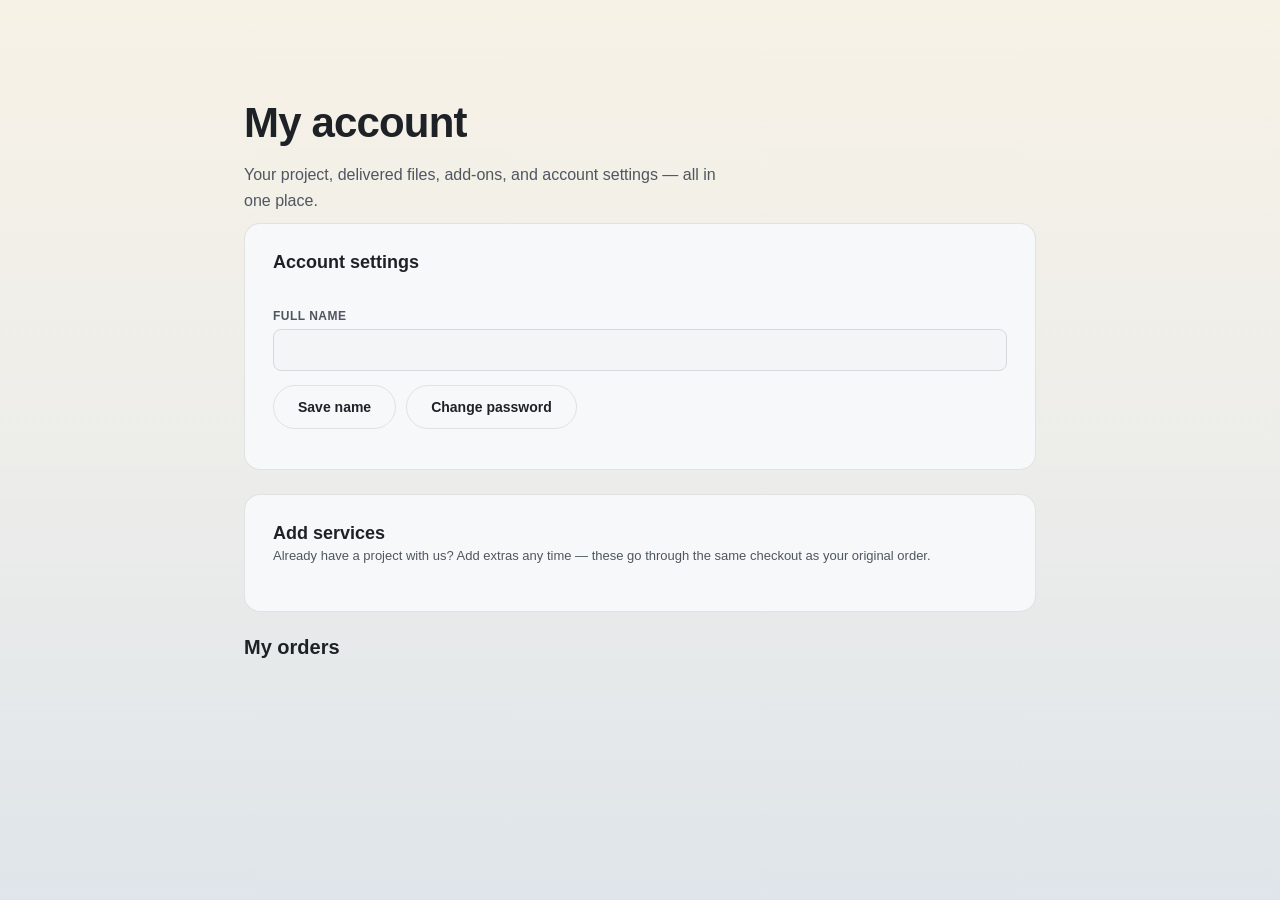
<file: account.html>
<!DOCTYPE html>
<html lang="en">
<head>
<meta charset="UTF-8">
<title>My account — Fieldnote</title>
<script>document.documentElement.setAttribute('data-theme', localStorage.getItem('fieldnote_theme') || 'light');</script>
<link rel="stylesheet" href="assets/styles.css?v3">
<style>
  .acct-wrap{ max-width:880px; margin:0 auto; padding:40px 44px 80px; }
  .acct-section{ background:var(--ink2); border:1px solid var(--hair); border-radius:16px; padding:28px; margin-bottom:24px; }
  .acct-section h2{ font-size:18px; font-weight:800; margin-bottom:4px; }
  .acct-section .sub{ font-size:13px; color:var(--mute); margin-bottom:20px; }
  .acct-row{ display:flex; gap:12px; margin-bottom:12px; }
  .acct-row > *{ flex:1; }
  .acct-actions{ display:flex; gap:10px; margin-top:14px; }

  .addon-grid{ display:grid; grid-template-columns:repeat(auto-fit, minmax(220px,1fr)); gap:12px; }
  .addon-card{ border:1px solid var(--hair); border-radius:12px; padding:16px; background:#fff; }
  [data-theme="dark"] .addon-card{ background:var(--ink); }
  .addon-card h4{ font-size:14.5px; font-weight:700; }
  .addon-card .price{ font-size:20px; font-weight:800; margin:6px 0 10px; }
  .addon-card button{ width:100%; padding:9px; border-radius:100px; border:none; background:var(--paper); color:var(--ink); font-weight:700; font-size:13px; cursor:pointer; transition:.15s ease; }
  .addon-card button:hover{ background:var(--coral); color:var(--oncoral); }

  .order-card{ border:1px solid var(--hair); border-radius:16px; padding:26px; margin-bottom:18px; background:var(--ink2); }
  .order-top{ display:flex; justify-content:space-between; align-items:flex-start; margin-bottom:6px; gap:12px; }
  .order-top h3{ font-size:19px; font-weight:800; }
  .order-meta{ font-size:12.5px; color:var(--mute); margin-top:4px; }
  .order-price{ font-size:22px; font-weight:800; margin-top:14px; }

  .stepper{ display:flex; align-items:center; margin:20px 0 6px; }
  .stepper .stage{ flex:1; text-align:center; position:relative; }
  .stepper .stage .dot{ width:26px; height:26px; border-radius:50%; background:var(--ink); border:2px solid var(--hair); display:flex; align-items:center; justify-content:center; margin:0 auto 6px; font-size:11px; font-weight:800; color:var(--mute); position:relative; z-index:2; }
  .stepper .stage.done .dot{ background:var(--coral); border-color:var(--coral); color:var(--oncoral); }
  .stepper .stage.active .dot{ border-color:var(--coral); color:var(--coral); }
  .stepper .stage .label{ font-size:11px; font-weight:600; color:var(--mute); }
  .stepper .stage.done .label, .stepper .stage.active .label{ color:var(--paper); }
  .stepper .line{ position:absolute; top:13px; left:-50%; width:100%; height:2px; background:var(--hair); z-index:1; }
  .stepper .stage:first-child .line{ display:none; }
  .stepper .stage.done .line{ background:var(--coral); }
  .cancelled-badge{ display:inline-block; margin:16px 0 6px; padding:8px 14px; border-radius:8px; background:#FBEDEA; color:var(--danger); font-size:13px; font-weight:700; }

  .file-group-label{ font-size:11.5px; font-weight:700; text-transform:uppercase; letter-spacing:.04em; color:var(--mute); margin:16px 0 6px; }
  .file-row{ display:flex; justify-content:space-between; align-items:center; padding:9px 12px; background:#fff; border:1px solid var(--hair); border-radius:8px; margin-top:6px; font-size:13px; }
  [data-theme="dark"] .file-row{ background:var(--ink); }
  .file-row a{ font-weight:700; color:var(--coral); cursor:pointer; }
  .upload-row{ margin-top:8px; }
  .upload-row input[type=file]{ font-size:12.5px; }

  .activity{ margin-top:18px; }
  .activity-item{ padding:10px 0; border-top:1px solid var(--hair); font-size:13.5px; }
  .activity-item .who{ font-weight:700; font-size:12px; color:var(--mute); margin-bottom:2px; }
  .comment-box{ display:flex; gap:8px; margin-top:12px; }
  .comment-box input{ flex:1; }
</style>
</head>
<body>
<div id="site-header"></div>

<div class="acct-wrap">
  <section class="page-hero" style="padding-bottom:10px;">
    <h1 id="greeting">My account</h1>
    <p>Your project, delivered files, add-ons, and account settings — all in one place.</p>
  </section>

  <div id="banner"></div>

  <div class="acct-section">
    <h2>Account settings</h2>
    <div class="sub" id="acctEmail"></div>
    <div class="acct-row">
      <div>
        <label class="field-label">Full name</label>
        <input type="text" id="fullNameInput">
      </div>
    </div>
    <div class="acct-actions">
      <button class="btn-secondary" onclick="saveName()">Save name</button>
      <button class="btn-secondary" onclick="togglePasswordForm()">Change password</button>
    </div>
    <div id="passwordForm" style="display:none; margin-top:16px;">
      <label class="field-label">New password</label>
      <input type="password" id="newPassword">
      <div class="acct-actions">
        <button class="btn-primary" onclick="savePassword()">Update password</button>
      </div>
    </div>
    <div id="acctMsg" style="margin-top:12px;"></div>
  </div>

  <div class="acct-section">
    <h2>Add services</h2>
    <div class="sub">Already have a project with us? Add extras any time — these go through the same checkout as your original order.</div>
    <div class="addon-grid" id="addonGrid"></div>
  </div>

  <h2 style="font-size:20px; font-weight:800; margin-bottom:14px;">My orders</h2>
  <div id="ordersList"></div>
  <div id="emptyState" style="display:none; text-align:center; padding:50px 0;">
    <p style="color:var(--mute); margin-bottom:16px;">No orders yet.</p>
    <a href="pricing.html" class="btn-primary">See packages</a>
  </div>
</div>

<div id="site-footer"></div>

<div class="modal-backdrop" id="addonModal">
  <div class="modal">
    <button class="modal-close" onclick="closeModal('addonModal')">✕</button>
    <h3 style="font-size:19px; font-weight:800; margin-bottom:6px;" id="addonModalTitle">Add service</h3>
    <p style="font-size:13px; color:var(--mute); margin-bottom:14px;">Which project is this for?</p>
    <select id="addonOrderSelect" style="margin-bottom:14px;"></select>
    <button class="btn-primary" style="width:100%;" id="addonProceedBtn">Continue to payment</button>
    <div id="addonError" class="form-error" style="display:none;"></div>
  </div>
</div>

<script type="module">
  import { renderHeader, renderFooter } from './assets/site-chrome.js?v3';
  import { supabase } from './shared/supabaseClient.js?v3';
  import { requireLogin } from './shared/auth.js?v3';
  import {
    getMyOrders, postComment, getDownloadUrl, formatMoney, uploadCustomerFile,
    ADDONS, startAddonCheckout, progressStage, PROGRESS_STAGES
  } from './shared/orders.js?v3';

  renderHeader('account.html');
  renderFooter();

  const user = await requireLogin();
  if (!user) throw new Error('redirecting to login');

  document.getElementById('greeting').textContent = `Hi${user.user_metadata?.full_name ? ', ' + user.user_metadata.full_name : ''}.`;
  document.getElementById('acctEmail').textContent = user.email;
  document.getElementById('fullNameInput').value = user.user_metadata?.full_name || '';

  const params = new URLSearchParams(window.location.search);
  const banner = document.getElementById('banner');
  if (params.get('paid')) banner.innerHTML = `<div class="form-success">Payment received — thanks! We'll be in touch shortly.</div>`;
  if (params.get('cancelled')) banner.innerHTML = `<div class="form-error">Checkout was cancelled — no charge was made.</div>`;

  window.saveName = async function(){
    const msg = document.getElementById('acctMsg');
    const { error } = await supabase.auth.updateUser({ data: { full_name: document.getElementById('fullNameInput').value } });
    msg.innerHTML = error
      ? `<div class="form-error">${error.message}</div>`
      : `<div class="form-success">Name updated.</div>`;
  };
  window.togglePasswordForm = function(){
    const el = document.getElementById('passwordForm');
    el.style.display = el.style.display === 'none' ? 'block' : 'none';
  };
  window.savePassword = async function(){
    const msg = document.getElementById('acctMsg');
    const pw = document.getElementById('newPassword').value;
    if (pw.length < 6) { msg.innerHTML = `<div class="form-error">Password should be at least 6 characters.</div>`; return; }
    const { error } = await supabase.auth.updateUser({ password: pw });
    msg.innerHTML = error
      ? `<div class="form-error">${error.message}</div>`
      : `<div class="form-success">Password updated.</div>`;
    document.getElementById('newPassword').value = '';
  };

  let orders = [];
  try {
    orders = await getMyOrders(user.id);
  } catch (err) {
    console.error(err);
    banner.innerHTML = `<div class="form-error">Couldn't load your orders: ${err.message}</div>`;
  }

  const listEl = document.getElementById('ordersList');
  if (!orders.length) {
    document.getElementById('emptyState').style.display = 'block';
  } else {
    listEl.innerHTML = orders.map(o => renderOrder(o)).join('');
    bindOrderEvents();
  }

  function renderOrder(o){
    const staffFiles = (o.order_files || []).filter(f => f.uploaded_by_role !== 'customer');
    const myFiles = (o.order_files || []).filter(f => f.uploaded_by_role === 'customer');
    const comments = (o.order_comments || []).sort((a,b) => new Date(a.created_at) - new Date(b.created_at));
    const stage = progressStage(o.status);

    const stepperHtml = o.status === 'cancelled'
      ? `<div class="cancelled-badge">Cancelled</div>`
      : `<div class="stepper">${PROGRESS_STAGES.map((label, i) => `
          <div class="stage ${i < stage ? 'done' : i === stage ? 'active' : ''}">
            <div class="line"></div>
            <div class="dot">${i < stage ? '✓' : i+1}</div>
            <div class="label">${label}</div>
          </div>`).join('')}</div>`;

    return `
      <div class="order-card" data-order="${o.id}">
        <div class="order-top">
          <div>
            <h3>${escapeHtml(o.plan_label)}</h3>
            <div class="order-meta">Ordered ${new Date(o.created_at).toLocaleDateString()} · <span class="status-badge status-${o.status}">${o.status.replace('_',' ')}</span></div>
          </div>
        </div>
        ${stepperHtml}
        <div class="order-price">${formatMoney(o.price_cents, o.currency)}</div>
        ${o.notes ? `<p style="font-size:13px; color:var(--mute); margin-top:10px;">"${escapeHtml(o.notes)}"</p>` : ''}

        <div class="file-group-label">Delivered by Fieldnote</div>
        ${staffFiles.length ? staffFiles.map(f => `<div class="file-row"><span>${escapeHtml(f.file_name)}</span><a class="dl-link" data-path="${f.file_path}">Download</a></div>`).join('') : `<div style="font-size:12.5px;color:var(--mute);">Nothing delivered yet.</div>`}

        <div class="file-group-label">Your uploads</div>
        ${myFiles.length ? myFiles.map(f => `<div class="file-row"><span>${escapeHtml(f.file_name)}</span><a class="dl-link" data-path="${f.file_path}">Download</a></div>`).join('') : `<div style="font-size:12.5px;color:var(--mute);">Send us logos, content, or reference files here.</div>`}
        <div class="upload-row"><input type="file" accept=".pdf,.doc,.docx,.odt,.txt,.rtf,.xls,.xlsx,.csv,.ods,.ppt,.pptx,.jpg,.jpeg,.png,.gif,.webp" data-upload="${o.id}"></div>

        <div class="activity">
          <div class="file-group-label">Activity</div>
          ${comments.length ? comments.map(c => `<div class="activity-item"><div class="who">${c.author_role === 'staff' ? 'Fieldnote' : 'You'} · ${new Date(c.created_at).toLocaleDateString()}</div>${escapeHtml(c.body)}</div>`).join('') : `<div style="font-size:12.5px;color:var(--mute); padding-top:8px;">No comments yet.</div>`}
          <div class="comment-box">
            <input type="text" id="input-${o.id}" placeholder="Write a comment...">
            <button class="btn-secondary" data-send="${o.id}">Send</button>
          </div>
        </div>
      </div>`;
  }

  function bindOrderEvents(){
    document.querySelectorAll('[data-send]').forEach(btn => {
      btn.addEventListener('click', () => sendComment(btn.dataset.send));
    });
    document.querySelectorAll('.dl-link').forEach(a => {
      a.addEventListener('click', async () => {
        const url = await getDownloadUrl(a.dataset.path);
        window.open(url, '_blank');
      });
    });
    document.querySelectorAll('[data-upload]').forEach(inp => {
      inp.addEventListener('change', async () => {
        const orderId = inp.dataset.upload;
        const file = inp.files[0];
        if (!file) return;
        try {
          await uploadCustomerFile(orderId, file, user.id);
          location.reload();
        } catch (err) {
          alert('Upload failed: ' + err.message);
        }
      });
    });
  }

  async function sendComment(orderId){
    const input = document.getElementById(`input-${orderId}`);
    const body = input.value.trim();
    if (!body) return;
    await postComment(orderId, user.id, 'customer', body);
    input.value = '';
    location.reload();
  }

  function escapeHtml(str){
    const d = document.createElement('div');
    d.textContent = str || '';
    return d.innerHTML;
  }

  document.getElementById('addonGrid').innerHTML = Object.entries(ADDONS).map(([key, a]) => `
    <div class="addon-card">
      <h4>${a.label}</h4>
      <div class="price">${formatMoney(a.price_cents, a.currency)}</div>
      <button onclick="openAddonModal('${key}')">Add to project</button>
    </div>`).join('');

  window.openAddonModal = function(addonKey){
    const addon = ADDONS[addonKey];
    document.getElementById('addonModalTitle').textContent = 'Add: ' + addon.label;
    const sel = document.getElementById('addonOrderSelect');
    if (orders.length) {
      sel.innerHTML = orders.map(o => `<option value="${o.id}">${escapeHtml(o.plan_label)} — ${new Date(o.created_at).toLocaleDateString()}</option>`).join('');
      sel.style.display = 'block';
    } else {
      sel.innerHTML = '';
      sel.style.display = 'none';
    }
    document.getElementById('addonProceedBtn').onclick = () => proceedAddon(addonKey);
    document.getElementById('addonError').style.display = 'none';
    document.getElementById('addonModal').classList.add('open');
  };
  function closeModal(id){ document.getElementById(id).classList.remove('open'); }
  window.closeModal = closeModal;

  async function proceedAddon(addonKey){
    const errEl = document.getElementById('addonError');
    errEl.style.display = 'none';
    const sel = document.getElementById('addonOrderSelect');
    const chosen = orders.find(o => o.id === sel.value);
    const note = chosen ? `Add-on for: ${chosen.plan_label} (ordered ${new Date(chosen.created_at).toLocaleDateString()})` : null;
    try {
      await startAddonCheckout(user.id, addonKey, note);
    } catch (err) {
      errEl.textContent = err.message;
      errEl.style.display = 'block';
    }
  }
</script>
</body>
</html>
</file>
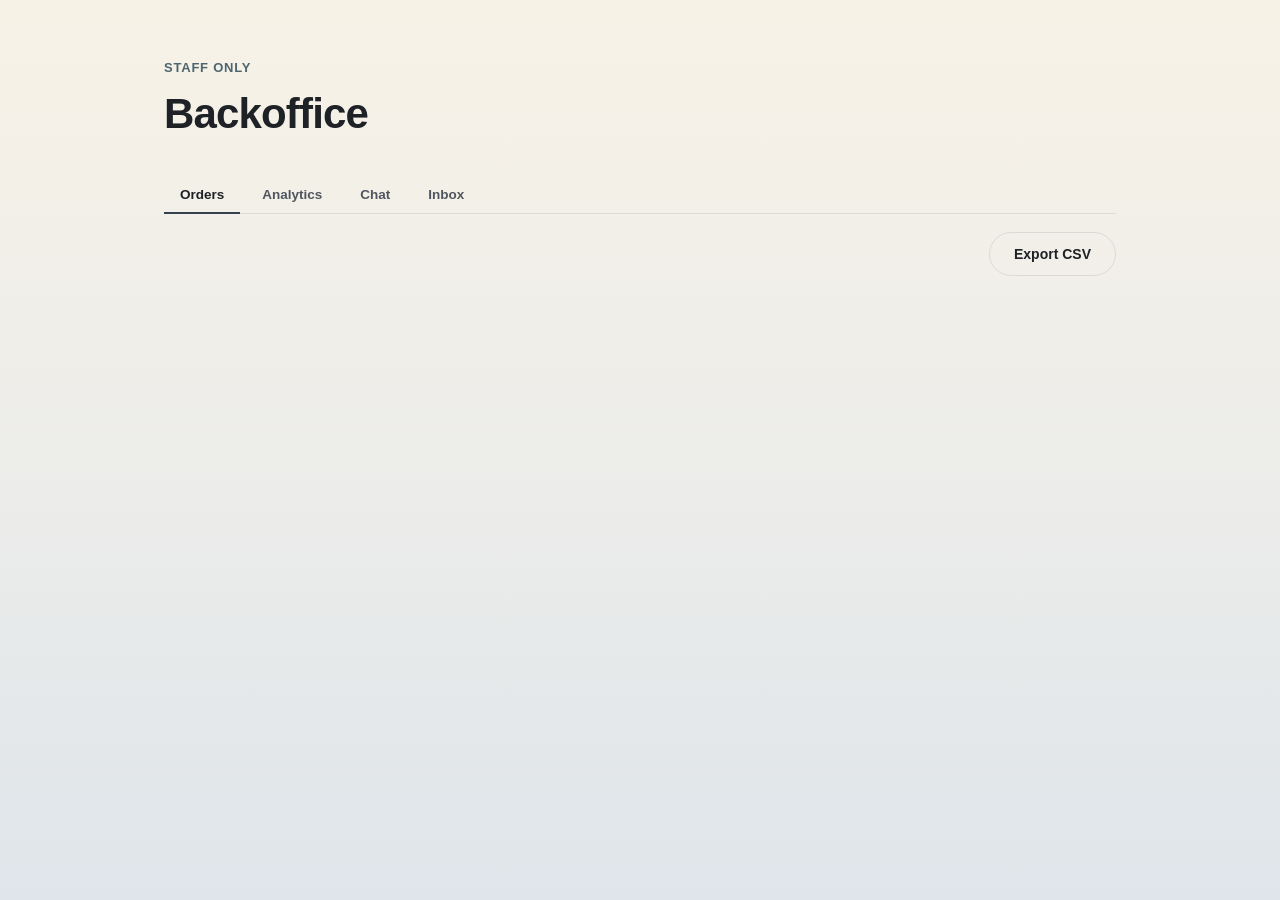
<file: admin-orders.html>
<!DOCTYPE html>
<html lang="en">
<head>
<meta charset="UTF-8">
<title>Admin — Fieldnote</title>
<script>document.documentElement.setAttribute('data-theme', localStorage.getItem('fieldnote_theme') || 'light');</script>
<link rel="stylesheet" href="assets/styles.css?v3">
<style>
  .wrap{max-width:1040px;}
  .stat-row{ display:grid; grid-template-columns:repeat(auto-fit, minmax(140px,1fr)); gap:10px; margin:18px 0 22px; }
  .stat-card{ border:1px solid var(--hair); border-radius:12px; padding:14px 16px; background:var(--ink2); }
  .stat-card .num{ font-size:22px; font-weight:800; }
  .stat-card .lbl{ font-size:11.5px; color:var(--mute); font-weight:600; text-transform:uppercase; letter-spacing:.03em; margin-top:2px; }

  .tab-row{ display:flex; gap:6px; margin-bottom:18px; border-bottom:1px solid var(--hair); }
  .tab-row button{ padding:10px 16px; border:none; background:none; font-size:13.5px; font-weight:700; cursor:pointer; color:var(--mute); border-bottom:2px solid transparent; margin-bottom:-1px; }
  .tab-row button.on{ color:var(--paper); border-bottom-color:var(--coral); }
  .tab-panel{ display:none; }
  .tab-panel.on{ display:block; }

  .order-card{border:1px solid var(--hair); border-radius:12px; padding:16px 18px; margin-bottom:12px; background:var(--ink2);}
  .order-top{display:flex; justify-content:space-between; align-items:flex-start; gap:14px;}
  .order-top h3{font-size:15.5px; font-weight:700;}
  .order-meta{font-size:12px; color:var(--mute); margin-top:3px;}
  .status-select{padding:6px 10px; border-radius:8px; border:1px solid var(--hair); font-size:12.5px; font-family:inherit; background:#fff; color:var(--paper);}
  [data-theme="dark"] .status-select{background:var(--ink); color:var(--paper);}
  .order-detail-toggle{ font-size:12px; font-weight:700; color:var(--coral); cursor:pointer; margin-top:8px; display:inline-block; }
  .order-detail{ display:none; margin-top:12px; padding-top:12px; border-top:1px solid var(--hair); }
  .order-detail.open{ display:block; }
  .file-row{display:flex; justify-content:space-between; align-items:center; padding:7px 10px; background:#fff; color:var(--paper); border:1px solid var(--hair); border-radius:7px; margin-top:6px; font-size:12.5px;}
  [data-theme="dark"] .file-row{background:var(--ink); color:var(--paper);}
  .upload-row{display:flex; gap:8px; margin-top:8px; align-items:center;}
  .comment{padding:8px 0; border-top:1px solid var(--hair); font-size:13px;}
  .comment .who{font-weight:700; font-size:11.5px; color:var(--mute); margin-bottom:2px;}
  .comment-box{display:flex; gap:8px; margin-top:10px;}
  .comment-box input{flex:1;}
  .filter-bar{display:flex; gap:6px; margin-bottom:14px; flex-wrap:wrap;}
  .filter-bar button{padding:6px 12px; border-radius:100px; border:1px solid var(--hair); background:#fff; color:var(--paper); font-size:12px; cursor:pointer; font-weight:600;}
  [data-theme="dark"] .filter-bar button{background:var(--ink); color:var(--paper);}
  .filter-bar button.on{background:var(--paper); color:var(--ink); border-color:var(--paper);}
  .range-btn{padding:7px 14px; border-radius:100px; border:1px solid var(--hair); background:#fff; font-size:12.5px; cursor:pointer; font-weight:600; color:var(--paper);}
  [data-theme="dark"] .range-btn{background:var(--ink);}
  .range-btn.on{background:var(--coral); color:var(--oncoral); border-color:var(--coral);}

  .top-pages-row{ display:flex; justify-content:space-between; padding:9px 0; border-top:1px solid var(--hair); font-size:13.5px; }
  .login-row{ display:flex; justify-content:space-between; padding:9px 0; border-top:1px solid var(--hair); font-size:13px; }
  .login-row .who{ font-weight:600; }
  .login-row .when{ color:var(--mute); font-size:12px; }
  .scroll-bar-track{ background:var(--hair); border-radius:100px; height:6px; width:120px; overflow:hidden; }
  .scroll-bar-fill{ background:var(--coral); height:100%; }
  .analytics-card{ border:1px solid var(--hair); border-radius:12px; padding:18px 20px; background:var(--ink2); margin-bottom:16px; }
  .analytics-card h3{ font-size:14.5px; font-weight:700; margin-bottom:4px; }
  .analytics-empty{ font-size:12.5px; color:var(--mute); padding:14px 0; }
</style>
</head>
<body>
<div id="site-header"></div>

<div class="wrap" style="padding-bottom:70px;">
  <section class="page-hero" style="padding-bottom:0;">
    <div class="eyebrow">Staff only</div>
    <h1>Backoffice</h1>
  </section>

  <div class="stat-row" id="statRow"></div>

  <div class="tab-row">
    <button data-tab="orders" class="on">Orders</button>
    <button data-tab="analytics">Analytics</button>
    <button data-tab="chat">Chat <span id="chatBadge" style="display:none; background:var(--admin); color:#fff; border-radius:100px; font-size:10px; font-weight:700; padding:2px 6px; margin-left:4px;"></span></button>
    <button data-tab="inbox">Inbox</button>
  </div>

  <div class="tab-panel on" id="panel-orders">
    <div style="display:flex; justify-content:space-between; align-items:center; margin-bottom:14px;">
      <div class="filter-bar" id="filterBar" style="margin-bottom:0;"></div>
      <button class="btn-secondary" id="exportOrdersBtn">Export CSV</button>
    </div>
    <div id="ordersList"></div>
  </div>

  <div class="tab-panel" id="panel-analytics">
    <div style="display:flex; justify-content:space-between; align-items:center; margin-bottom:16px;">
      <div style="display:flex; gap:6px;">
        <button class="range-btn" data-days="7">7 days</button>
        <button class="range-btn on" data-days="30">30 days</button>
        <button class="range-btn" data-days="90">90 days</button>
      </div>
      <div style="display:flex; gap:8px;">
        <button class="btn-secondary" id="exportAnalyticsBtn">Export CSV</button>
        <button id="resetAnalyticsBtn" style="font-size:12.5px; color:var(--danger); background:none; border:1px solid var(--danger); border-radius:8px; padding:7px 14px; cursor:pointer; font-weight:600;">Reset analytics</button>
      </div>
    </div>
    <div class="analytics-card">
      <h3>Top pages</h3>
      <div id="topPagesList"></div>
    </div>
    <div class="analytics-card">
      <h3>How far people scroll</h3>
      <div id="scrollDepthList"></div>
    </div>
    <div class="analytics-card">
      <h3>Recent logins</h3>
      <div id="loginsList"></div>
    </div>
  </div>

  <div class="tab-panel" id="panel-chat">
    <div style="display:flex; justify-content:flex-end; gap:8px; margin-bottom:12px;">
      <button class="btn-secondary" id="exportChatBtn">Export CSV</button>
      <button id="clearChatBtn" style="font-size:12.5px; color:var(--danger); background:none; border:1px solid var(--danger); border-radius:8px; padding:7px 14px; cursor:pointer; font-weight:600;">Clear all chat history</button>
    </div>
    <div style="display:flex; gap:16px; height:520px;">
      <div style="width:220px; flex-shrink:0; border:1px solid var(--hair); border-radius:12px; overflow-y:auto; background:var(--ink2);" id="chatSessionList"></div>
      <div style="flex:1; display:flex; flex-direction:column; border:1px solid var(--hair); border-radius:12px; background:var(--ink2); overflow:hidden;">
        <div id="chatThread" style="flex:1; overflow-y:auto; padding:16px;"></div>
        <div id="chatTypingPreview" style="display:none; padding:8px 16px; font-size:12.5px; color:var(--mute); font-style:italic; border-top:1px solid var(--hair);"></div>
        <div style="display:flex; gap:8px; padding:12px; border-top:1px solid var(--hair);">
          <input type="text" id="chatReplyInput" placeholder="Reply..." style="flex:1;">
          <button class="btn-primary" id="chatReplyBtn">Send</button>
        </div>
      </div>
    </div>
  </div>

  <div class="tab-panel" id="panel-inbox">
    <div class="analytics-card">
      <h3>Quote & contact requests</h3>
      <div class="sub" style="font-size:12px; color:var(--mute); margin-bottom:14px;">From the "Get a quote" form.</div>
      <div id="quoteRequestsList"></div>
    </div>
    <div class="analytics-card">
      <h3>Chat conversations</h3>
      <div class="sub" style="font-size:12px; color:var(--mute); margin-bottom:14px;">Every conversation, including ones started while no admin was online. Click to open in the Chat tab.</div>
      <div id="inboxChatList"></div>
    </div>
  </div>
</div>

<div id="site-footer"></div>

<script type="module">
  import { renderHeader, renderFooter } from './assets/site-chrome.js?v3';
  import { supabase } from './shared/supabaseClient.js?v3';
  import { requireAdmin } from './shared/auth.js?v3';
  import { getAllOrders, updateOrderStatus, postComment, uploadDeliverable, getDownloadUrl, formatMoney, deleteOrder, markReviewRequested } from './shared/orders.js?v3';
  import { getAnalyticsSummary, resetAnalytics, getAllAnalyticsEvents } from './shared/analytics.js?v3';
  import { announceAdminPresence, getOpenSessions, getMessages, sendMessage, subscribeToMessages, subscribeToTyping, closeSession, deleteSession, clearAllChatHistory, subscribeAdminInbox } from './shared/chat.js?v3';
  import { arrayToCsv, downloadCsv } from './shared/csv.js?v3';
  import { getQuoteRequests, updateQuoteStatus } from './shared/quotes.js?v3';

  renderHeader('admin-orders.html');
  renderFooter();

  const staffUser = await requireAdmin();
  if (!staffUser) throw new Error('redirecting');
  announceAdminPresence();

  let unreadChatActivity = 0;
  function bumpChatBadge(){
    const onChatTab = document.getElementById('panel-chat').classList.contains('on');
    if (onChatTab) return; // already looking at it — nothing to flag
    unreadChatActivity++;
    const badge = document.getElementById('chatBadge');
    badge.textContent = unreadChatActivity;
    badge.style.display = 'inline-block';
  }
  function clearChatBadge(){
    unreadChatActivity = 0;
    const badge = document.getElementById('chatBadge');
    badge.style.display = 'none';
  }
  subscribeAdminInbox({
    onNewSession: () => { bumpChatBadge(); loadChatSessions(); },
    onNewMessage: () => { bumpChatBadge(); loadChatSessions(); },
  });

  const STATUSES = ['pending_payment','paid','in_progress','delivered','cancelled'];
  let currentFilter = 'all';
  let allOrders = [];
  let expandedOrders = new Set();

  document.querySelectorAll('.tab-row button').forEach(btn => {
    btn.addEventListener('click', () => {
      document.querySelectorAll('.tab-row button').forEach(b => b.classList.remove('on'));
      document.querySelectorAll('.tab-panel').forEach(p => p.classList.remove('on'));
      btn.classList.add('on');
      document.getElementById('panel-' + btn.dataset.tab).classList.add('on');
      if (btn.dataset.tab === 'chat') { loadChatSessions(); clearChatBadge(); }
      if (btn.dataset.tab === 'inbox') loadInbox();
    });
  });

  document.getElementById('filterBar').innerHTML =
    `<button data-f="all" class="on">All</button>` +
    STATUSES.map(s => `<button data-f="${s}">${s.replace('_',' ')}</button>`).join('');
  document.querySelectorAll('.filter-bar button').forEach(b => {
    b.addEventListener('click', () => {
      currentFilter = b.dataset.f;
      document.querySelectorAll('.filter-bar button').forEach(x => x.classList.remove('on'));
      b.classList.add('on');
      drawOrders();
    });
  });

  async function load(){
    try {
      allOrders = await getAllOrders();
      drawStats();
      drawOrders();
    } catch (err) {
      document.getElementById('ordersList').innerHTML = `<div class="form-error">${err.message}</div>`;
      console.error(err);
    }
  }

  document.getElementById('exportOrdersBtn').addEventListener('click', () => {
    const csv = arrayToCsv(allOrders, [
      { label: 'Order ID', value: 'id' },
      { label: 'Customer name', value: o => o.profiles?.full_name || '' },
      { label: 'Customer email', value: o => o.profiles?.email || '' },
      { label: 'Plan', value: 'plan_label' },
      { label: 'Price', value: o => (o.price_cents / 100).toFixed(2) },
      { label: 'Currency', value: 'currency' },
      { label: 'Status', value: 'status' },
      { label: 'Notes', value: 'notes' },
      { label: 'Created', value: o => new Date(o.created_at).toISOString() },
    ]);
    downloadCsv(`fieldnote-orders-${new Date().toISOString().slice(0,10)}.csv`, csv);
  });

  function drawStats(){
    const revenue = allOrders.filter(o => o.status !== 'pending_payment' && o.status !== 'cancelled')
      .reduce((sum, o) => sum + o.price_cents, 0);
    const pending = allOrders.filter(o => o.status === 'pending_payment').length;
    document.getElementById('statRow').innerHTML = `
      <div class="stat-card"><div class="num">${formatMoney(revenue, 'eur')}</div><div class="lbl">Revenue</div></div>
      <div class="stat-card"><div class="num">${allOrders.length}</div><div class="lbl">Total orders</div></div>
      <div class="stat-card"><div class="num">${pending}</div><div class="lbl">Awaiting payment</div></div>
      <div class="stat-card" id="statPageviews"><div class="num">–</div><div class="lbl">Pageviews (30d)</div></div>
      <div class="stat-card" id="statVisitors"><div class="num">–</div><div class="lbl">Visitors (30d)</div></div>
    `;
  }

  function drawOrders(){
    const list = currentFilter === 'all' ? allOrders : allOrders.filter(o => o.status === currentFilter);
    const el = document.getElementById('ordersList');
    if (!list.length) { el.innerHTML = `<p style="color:var(--mute); padding:30px 0;">No orders in this view.</p>`; return; }
    el.innerHTML = list.map(o => renderOrder(o)).join('');
    bindOrder();
  }

  function renderOrder(o){
    const files = (o.order_files || []);
    const comments = (o.order_comments || []).sort((a,b) => new Date(a.created_at) - new Date(b.created_at));
    const isOpen = expandedOrders.has(o.id);
    return `
      <div class="order-card" data-order="${o.id}">
        <div class="order-top">
          <div>
            <h3>${escapeHtml(o.plan_label)} — ${escapeHtml(o.profiles?.full_name || o.profiles?.email || 'Unknown customer')}</h3>
            <div class="order-meta">${escapeHtml(o.profiles?.email || '')} · ${new Date(o.created_at).toLocaleDateString()} · ${formatMoney(o.price_cents, o.currency)}</div>
          </div>
          <select class="status-select" data-order="${o.id}">
            ${STATUSES.map(s => `<option value="${s}" ${o.status===s?'selected':''}>${s.replace('_',' ')}</option>`).join('')}
          </select>
        </div>
        <span class="order-detail-toggle" data-toggle="${o.id}">${isOpen ? 'Hide details ▲' : `Details, files & comments (${files.length} files, ${comments.length} comments) ▾`}</span>
        <div class="order-detail ${isOpen ? 'open' : ''}" id="detail-${o.id}">
          ${o.notes ? `<p style="font-size:13px; color:var(--mute); margin-bottom:10px;">"${escapeHtml(o.notes)}"</p>` : ''}
          <div class="order-meta" style="margin-bottom:4px;">Files</div>
          ${files.length ? files.map(f => `<div class="file-row"><span>${escapeHtml(f.file_name)} ${f.uploaded_by_role==='customer' ? '<em style="color:var(--mute);">(from customer)</em>' : ''}</span><a href="#" class="dl-link" data-path="${f.file_path}" style="color:var(--coral); font-weight:700;">Download</a></div>`).join('') : `<div style="font-size:12.5px;color:var(--mute);">None yet.</div>`}
          <div class="upload-row"><input type="file" accept=".pdf,.doc,.docx,.odt,.txt,.rtf,.xls,.xlsx,.csv,.ods,.ppt,.pptx,.jpg,.jpeg,.png,.gif,.webp" data-upload="${o.id}"></div>

          <div class="order-meta" style="margin:14px 0 4px;">Comments</div>
          ${comments.length ? comments.map(c => `<div class="comment"><div class="who">${c.author_role === 'staff' ? 'You (staff)' : 'Customer'} · ${new Date(c.created_at).toLocaleDateString()}</div>${escapeHtml(c.body)}</div>`).join('') : `<div style="font-size:12.5px;color:var(--mute);">None yet.</div>`}
          <div class="comment-box">
            <input type="text" data-comment-input="${o.id}" placeholder="Reply to the customer...">
            <button class="btn-secondary" data-comment-send="${o.id}">Send</button>
          </div>
          <div style="display:flex; gap:10px; align-items:center; margin-top:16px; flex-wrap:wrap;">
            <button data-ask-review="${o.id}" class="btn-secondary" style="font-size:12px; padding:8px 14px;">${o.review_requested_at ? 'Ask again for a review' : 'Ask for a review'}</button>
            ${o.review_requested_at ? `<span style="font-size:11.5px; color:var(--mute);">Last asked ${formatChatDate(o.review_requested_at)}</span>` : ''}
          </div>
          <button data-delete-order="${o.id}" style="margin-top:12px; font-size:12px; color:var(--danger); background:none; border:1px solid var(--danger); border-radius:6px; padding:6px 12px; cursor:pointer;">Delete this order permanently</button>
        </div>
      </div>`;
  }

  function bindOrder(){
    document.querySelectorAll('[data-toggle]').forEach(el => {
      el.addEventListener('click', () => {
        const id = el.dataset.toggle;
        if (expandedOrders.has(id)) expandedOrders.delete(id); else expandedOrders.add(id);
        drawOrders();
      });
    });
    document.querySelectorAll('.status-select').forEach(sel => {
      sel.addEventListener('change', async () => {
        await updateOrderStatus(sel.dataset.order, sel.value);
        await load();
      });
    });
    document.querySelectorAll('[data-comment-send]').forEach(btn => {
      btn.addEventListener('click', async () => {
        const orderId = btn.dataset.commentSend;
        const input = document.querySelector(`[data-comment-input="${orderId}"]`);
        const body = input.value.trim();
        if (!body) return;
        await postComment(orderId, staffUser.id, 'staff', body);
        expandedOrders.add(orderId);
        await load();
      });
    });
    document.querySelectorAll('[data-upload]').forEach(inp => {
      inp.addEventListener('change', async () => {
        const orderId = inp.dataset.upload;
        const file = inp.files[0];
        if (!file) return;
        try {
          await uploadDeliverable(orderId, file, staffUser.id);
          expandedOrders.add(orderId);
          await load();
        } catch (err) {
          alert('Upload failed: ' + err.message);
        }
      });
    });
    document.querySelectorAll('.dl-link').forEach(a => {
      a.addEventListener('click', async (e) => {
        e.preventDefault();
        const url = await getDownloadUrl(a.dataset.path);
        window.open(url, '_blank');
      });
    });
    document.querySelectorAll('[data-delete-order]').forEach(btn => {
      btn.addEventListener('click', async () => {
        const orderId = btn.dataset.deleteOrder;
        const confirmed = confirm(
          "This permanently deletes the order, its files, and its comments — this is a real payment record, not just a status. " +
          "For most cases, setting status to 'cancelled' is the safer choice. Delete anyway?"
        );
        if (!confirmed) return;
        try {
          await deleteOrder(orderId);
          await load();
        } catch (err) {
          alert('Delete failed: ' + err.message);
        }
      });
    });
    document.querySelectorAll('[data-ask-review]').forEach(btn => {
      btn.addEventListener('click', async () => {
        const orderId = btn.dataset.askReview;
        const order = allOrders.find(o => o.id === orderId);
        const email = order?.profiles?.email;
        if (!email) { alert("This customer's email isn't available."); return; }
        const name = order.profiles?.full_name || 'there';
        const subject = "How did we do?";
        const body = `Hi ${name},\n\nYour project (${order.plan_label}) is complete — thank you for working with Fieldnote! If you have a minute, we'd really appreciate a quick review.\n\n[link to wherever you want reviews — Google, Trustpilot, etc.]\n\nThanks again,\nFieldnote`;
        window.open(`mailto:${encodeURIComponent(email)}?subject=${encodeURIComponent(subject)}&body=${encodeURIComponent(body)}`);
        try {
          await markReviewRequested(orderId);
          await postComment(orderId, staffUser.id, 'staff', 'Asked the customer for a review.');
          expandedOrders.add(orderId);
          await load();
        } catch (err) {
          alert('Could not record the review request: ' + err.message);
        }
      });
    });
  }

  document.querySelectorAll('.range-btn').forEach(btn => {
    btn.addEventListener('click', () => {
      document.querySelectorAll('.range-btn').forEach(b => b.classList.remove('on'));
      btn.classList.add('on');
      loadAnalytics(parseInt(btn.dataset.days));
    });
  });

  document.getElementById('exportAnalyticsBtn').addEventListener('click', async () => {
    try {
      const events = await getAllAnalyticsEvents();
      const csv = arrayToCsv(events, [
        { label: 'Event type', value: 'event_type' },
        { label: 'Page', value: 'page_path' },
        { label: 'Scroll %', value: 'scroll_percent' },
        { label: 'Session ID', value: 'session_id' },
        { label: 'User ID', value: 'user_id' },
        { label: 'Referrer', value: 'referrer' },
        { label: 'Timestamp', value: e => new Date(e.created_at).toISOString() },
      ]);
      downloadCsv(`fieldnote-analytics-${new Date().toISOString().slice(0,10)}.csv`, csv);
    } catch (err) {
      alert('Export failed: ' + err.message);
    }
  });

  document.getElementById('resetAnalyticsBtn').addEventListener('click', async () => {
    if (!confirm('Permanently delete ALL analytics data (pageviews, scroll depth, logins)? This cannot be undone.')) return;
    try {
      await resetAnalytics();
      loadAnalytics(30);
    } catch (err) {
      alert('Reset failed: ' + err.message);
    }
  });

  async function loadAnalytics(days){
    try {
      const summary = await getAnalyticsSummary(days);

      const pvEl = document.getElementById('statPageviews');
      const vEl = document.getElementById('statVisitors');
      if (pvEl) pvEl.querySelector('.num').textContent = summary.totalPageviews;
      if (vEl) vEl.querySelector('.num').textContent = summary.uniqueSessions;

      document.getElementById('topPagesList').innerHTML = summary.topPages.length
        ? summary.topPages.map(([path, count]) => `<div class="top-pages-row"><span>${escapeHtml(path)}</span><strong>${count}</strong></div>`).join('')
        : `<div class="analytics-empty">No pageviews recorded yet.</div>`;

      const scrollEntries = Object.entries(summary.scrollByPage);
      document.getElementById('scrollDepthList').innerHTML = scrollEntries.length
        ? scrollEntries.map(([path, d]) => {
            const total = d.sessions.size || 1;
            return `<div style="margin:10px 0;">
              <div style="font-size:13px; font-weight:600; margin-bottom:6px;">${escapeHtml(path)}</div>
              ${[25,50,75,100].map(t => `
                <div style="display:flex; align-items:center; gap:10px; margin-bottom:4px;">
                  <span style="font-size:11.5px; color:var(--mute); width:40px;">${t}%</span>
                  <div class="scroll-bar-track"><div class="scroll-bar-fill" style="width:${Math.round((d[t]/total)*100)}%;"></div></div>
                  <span style="font-size:11.5px; color:var(--mute);">${d[t]}</span>
                </div>`).join('')}
            </div>`;
          }).join('')
        : `<div class="analytics-empty">No scroll data recorded yet.</div>`;

      if (summary.recentLogins.length) {
        const userIds = [...new Set(summary.recentLogins.map(l => l.user_id).filter(Boolean))];
        let profileMap = {};
        if (userIds.length) {
          const { data: profs } = await supabase.from('profiles').select('id, full_name, email').in('id', userIds);
          (profs || []).forEach(p => profileMap[p.id] = p);
        }
        document.getElementById('loginsList').innerHTML = summary.recentLogins.map(l => {
          const p = profileMap[l.user_id];
          const who = p ? (p.full_name || p.email) : 'Unknown';
          return `<div class="login-row"><span class="who">${escapeHtml(who)}</span><span class="when">${new Date(l.created_at).toLocaleString()}</span></div>`;
        }).join('');
      } else {
        document.getElementById('loginsList').innerHTML = `<div class="analytics-empty">No logins recorded yet.</div>`;
      }
    } catch (err) {
      console.error(err);
      document.getElementById('topPagesList').innerHTML = `<div class="form-error">Couldn't load analytics: ${err.message}</div>`;
    }
  }

  function escapeHtml(str){
    const d = document.createElement('div');
    d.textContent = str || '';
    return d.innerHTML;
  }
  function formatChatDate(iso){
    const d = new Date(iso);
    const now = new Date();
    const sameDay = d.toDateString() === now.toDateString();
    if (sameDay) return d.toLocaleTimeString([], {hour:'2-digit', minute:'2-digit'});
    return d.toLocaleDateString([], {month:'short', day:'numeric'}) + ' · ' + d.toLocaleTimeString([], {hour:'2-digit', minute:'2-digit'});
  }

  const QUOTE_STATUSES = ['new','contacted','closed'];
  async function loadInbox(){
    // ---- quote / contact requests ----
    try {
      const quotes = await getQuoteRequests();
      const qEl = document.getElementById('quoteRequestsList');
      qEl.innerHTML = quotes.length ? quotes.map(q => `
        <div style="border-top:1px solid var(--hair); padding:14px 0;">
          <div style="display:flex; justify-content:space-between; align-items:flex-start; gap:12px;">
            <div>
              <div style="font-weight:700; font-size:14px;">${escapeHtml(q.name)}</div>
              <div style="font-size:12.5px; color:var(--mute); margin-top:2px;">${escapeHtml(q.email)}${q.company ? ' · ' + escapeHtml(q.company) : ''}${q.budget ? ' · ' + escapeHtml(q.budget) : ''}</div>
              <div style="font-size:11.5px; color:var(--mute); margin-top:2px;">${formatChatDate(q.created_at)}</div>
            </div>
            <select class="status-select" data-quote="${q.id}">
              ${QUOTE_STATUSES.map(s => `<option value="${s}" ${q.status===s?'selected':''}>${s}</option>`).join('')}
            </select>
          </div>
          ${q.message ? `<p style="font-size:13px; margin-top:10px; line-height:1.5;">${escapeHtml(q.message)}</p>` : ''}
          <a href="mailto:${encodeURIComponent(q.email)}?subject=${encodeURIComponent('Re: your Fieldnote quote request')}" style="font-size:12px; font-weight:700; color:var(--coral); display:inline-block; margin-top:8px;">Reply by email →</a>
        </div>
      `).join('') : `<div class="analytics-empty">No quote requests yet.</div>`;
      document.querySelectorAll('[data-quote]').forEach(sel => {
        sel.addEventListener('change', async () => {
          try { await updateQuoteStatus(sel.dataset.quote, sel.value); }
          catch (err) { alert('Update failed: ' + err.message); }
        });
      });
    } catch (err) {
      document.getElementById('quoteRequestsList').innerHTML = `<div class="form-error">${err.message}</div>`;
    }

    // ---- chat summary ----
    try {
      const sessions = await getOpenSessions();
      const cEl = document.getElementById('inboxChatList');
      cEl.innerHTML = sessions.length ? sessions.map(s => {
        const who = s.visitor_name || s.visitor_email || `Visitor ${s.id.slice(0,6)}`;
        const lastMsg = (s.chat_messages || []).slice(-1)[0];
        return `<div data-open-chat="${s.id}" style="border-top:1px solid var(--hair); padding:12px 0; cursor:pointer;">
          <div style="display:flex; justify-content:space-between;">
            <div style="font-weight:700; font-size:13.5px;">${escapeHtml(who)}</div>
            <div style="font-size:11.5px; color:var(--mute);">${formatChatDate(s.created_at)}</div>
          </div>
          <div style="font-size:12px; color:var(--mute); margin-top:2px;">${s.visitor_email ? escapeHtml(s.visitor_email) + ' · ' : ''}${lastMsg ? escapeHtml(lastMsg.body) : 'No messages'}</div>
        </div>`;
      }).join('') : `<div class="analytics-empty">No conversations yet.</div>`;
      document.querySelectorAll('[data-open-chat]').forEach(row => {
        row.addEventListener('click', () => {
          document.querySelector('[data-tab="chat"]').click();
          selectChatSession(row.dataset.openChat);
        });
      });
    } catch (err) {
      document.getElementById('inboxChatList').innerHTML = `<div class="form-error">${err.message}</div>`;
    }
  }

  // ---------------- chat ----------------
  let activeSessionId = null;
  let unsubChatMessages = null;
  let unsubChatTyping = null;

  document.getElementById('exportChatBtn').addEventListener('click', async () => {
    try {
      const sessions = await getOpenSessions();
      const rows = [];
      sessions.forEach(s => {
        const who = s.visitor_name || s.visitor_email || `Visitor ${s.id.slice(0,6)}`;
        (s.chat_messages || []).forEach(m => {
          rows.push({ session_id: s.id, who, visitor_email: s.visitor_email, sender_role: m.sender_role, body: m.body, created_at: m.created_at });
        });
      });
      const csv = arrayToCsv(rows, [
        { label: 'Session ID', value: 'session_id' },
        { label: 'Visitor', value: 'who' },
        { label: 'Email', value: 'visitor_email' },
        { label: 'Sender', value: 'sender_role' },
        { label: 'Message', value: 'body' },
        { label: 'Timestamp', value: r => new Date(r.created_at).toISOString() },
      ]);
      downloadCsv(`fieldnote-chat-${new Date().toISOString().slice(0,10)}.csv`, csv);
    } catch (err) {
      alert('Export failed: ' + err.message);
    }
  });

  document.getElementById('clearChatBtn').addEventListener('click', async () => {
    if (!confirm('Permanently delete ALL chat conversations and messages? This cannot be undone.')) return;
    try {
      await clearAllChatHistory();
      activeSessionId = null;
      document.getElementById('chatThread').innerHTML = '';
      loadChatSessions();
    } catch (err) {
      alert('Clear failed: ' + err.message);
    }
  });

  async function loadChatSessions(){
    try {
      const sessions = await getOpenSessions();
      const listEl = document.getElementById('chatSessionList');
      if (!sessions.length) { listEl.innerHTML = `<div class="analytics-empty" style="padding:16px;">No conversations yet.</div>`; return; }
      listEl.innerHTML = sessions.map(s => {
        const msgCount = (s.chat_messages || []).length;
        const lastMsg = (s.chat_messages || []).slice(-1)[0];
        const who = s.visitor_name || s.visitor_email || `Visitor ${s.id.slice(0,6)}`;
        return `<div class="chat-session-row" data-session="${s.id}" style="padding:12px 14px; border-bottom:1px solid var(--hair); cursor:pointer; display:flex; justify-content:space-between; align-items:flex-start; gap:6px; ${s.id===activeSessionId?'background:var(--hair);':''}">
          <div style="min-width:0;">
            <div style="font-size:13px; font-weight:700;">${escapeHtml(who)}</div>
            <div style="font-size:10.5px; color:var(--mute); margin-top:1px;">Started ${formatChatDate(s.created_at)}</div>
            <div style="font-size:11.5px; color:var(--mute); margin-top:4px; white-space:nowrap; overflow:hidden; text-overflow:ellipsis;">${lastMsg ? escapeHtml(lastMsg.body) : 'No messages'} </div>
          </div>
          <button data-remove-session="${s.id}" style="flex-shrink:0; background:none; border:none; color:var(--mute); cursor:pointer; font-size:13px; padding:2px 4px;" title="Remove this conversation">✕</button>
        </div>`;
      }).join('');
      document.querySelectorAll('.chat-session-row').forEach(row => {
        row.addEventListener('click', (e) => {
          if (e.target.closest('[data-remove-session]')) return;
          selectChatSession(row.dataset.session);
        });
      });
      document.querySelectorAll('[data-remove-session]').forEach(btn => {
        btn.addEventListener('click', async (e) => {
          e.stopPropagation();
          if (!confirm('Remove this conversation permanently?')) return;
          try {
            await deleteSession(btn.dataset.removeSession);
            if (activeSessionId === btn.dataset.removeSession) {
              activeSessionId = null;
              document.getElementById('chatThread').innerHTML = '';
            }
            loadChatSessions();
          } catch (err) {
            alert('Remove failed: ' + err.message);
          }
        });
      });
      if (!activeSessionId && sessions.length) selectChatSession(sessions[0].id);
    } catch (err) {
      document.getElementById('chatSessionList').innerHTML = `<div class="form-error" style="margin:12px;">${err.message}</div>`;
    }
  }

  async function selectChatSession(sessionId){
    activeSessionId = sessionId;
    if (unsubChatMessages) unsubChatMessages();
    if (unsubChatTyping) unsubChatTyping();
    document.getElementById('chatTypingPreview').style.display = 'none';

    const thread = document.getElementById('chatThread');
    thread.innerHTML = '';
    const messages = await getMessages(sessionId);
    messages.forEach(renderChatMsg);
    thread.scrollTop = thread.scrollHeight;

    unsubChatMessages = subscribeToMessages(sessionId, (msg) => {
      renderChatMsg(msg);
      thread.scrollTop = thread.scrollHeight;
      loadChatSessions(); // refresh preview text in the session list
    });
    // The actual live-typing-preview feature: shows what the visitor is
    // typing before they hit send, updating on every keystroke.
    unsubChatTyping = subscribeToTyping(sessionId, (text) => {
      const preview = document.getElementById('chatTypingPreview');
      if (text) { preview.style.display = 'block'; preview.textContent = `Typing: "${text}"`; }
      else { preview.style.display = 'none'; }
    });

    document.querySelectorAll('.chat-session-row').forEach(row => {
      row.style.background = row.dataset.session === sessionId ? 'var(--hair)' : '';
    });
  }

  function renderChatMsg(msg){
    const thread = document.getElementById('chatThread');
    const wrap = document.createElement('div');
    wrap.style.cssText = `margin-bottom:10px; max-width:80%; ${msg.sender_role === 'admin' ? 'margin-left:auto;' : 'margin-right:auto;'}`;
    const bubble = document.createElement('div');
    bubble.style.cssText = `padding:8px 12px; border-radius:10px; font-size:13px; line-height:1.4; ${msg.sender_role === 'admin' ? 'background:var(--coral); color:var(--oncoral);' : 'background:var(--ink2); color:var(--paper); border:1px solid var(--hair);'}`;
    bubble.textContent = msg.body;
    wrap.appendChild(bubble);
    const time = document.createElement('div');
    time.style.cssText = `font-size:10.5px; color:var(--mute); margin-top:3px; text-align:${msg.sender_role === 'admin' ? 'right' : 'left'};`;
    time.textContent = new Date(msg.created_at || Date.now()).toLocaleTimeString([], {hour:'2-digit', minute:'2-digit'});
    wrap.appendChild(time);
    thread.appendChild(wrap);
  }

  document.getElementById('chatReplyBtn').addEventListener('click', sendChatReply);
  document.getElementById('chatReplyInput').addEventListener('keydown', (e) => { if (e.key === 'Enter') sendChatReply(); });
  async function sendChatReply(){
    if (!activeSessionId) return;
    const input = document.getElementById('chatReplyInput');
    const body = input.value.trim();
    if (!body) return;
    input.value = '';
    renderChatMsg({ sender_role: 'admin', body, created_at: new Date().toISOString() });
    await sendMessage(activeSessionId, 'admin', body);
  }

  load();
  loadAnalytics(30);
</script>
</body>
</html>
</file>
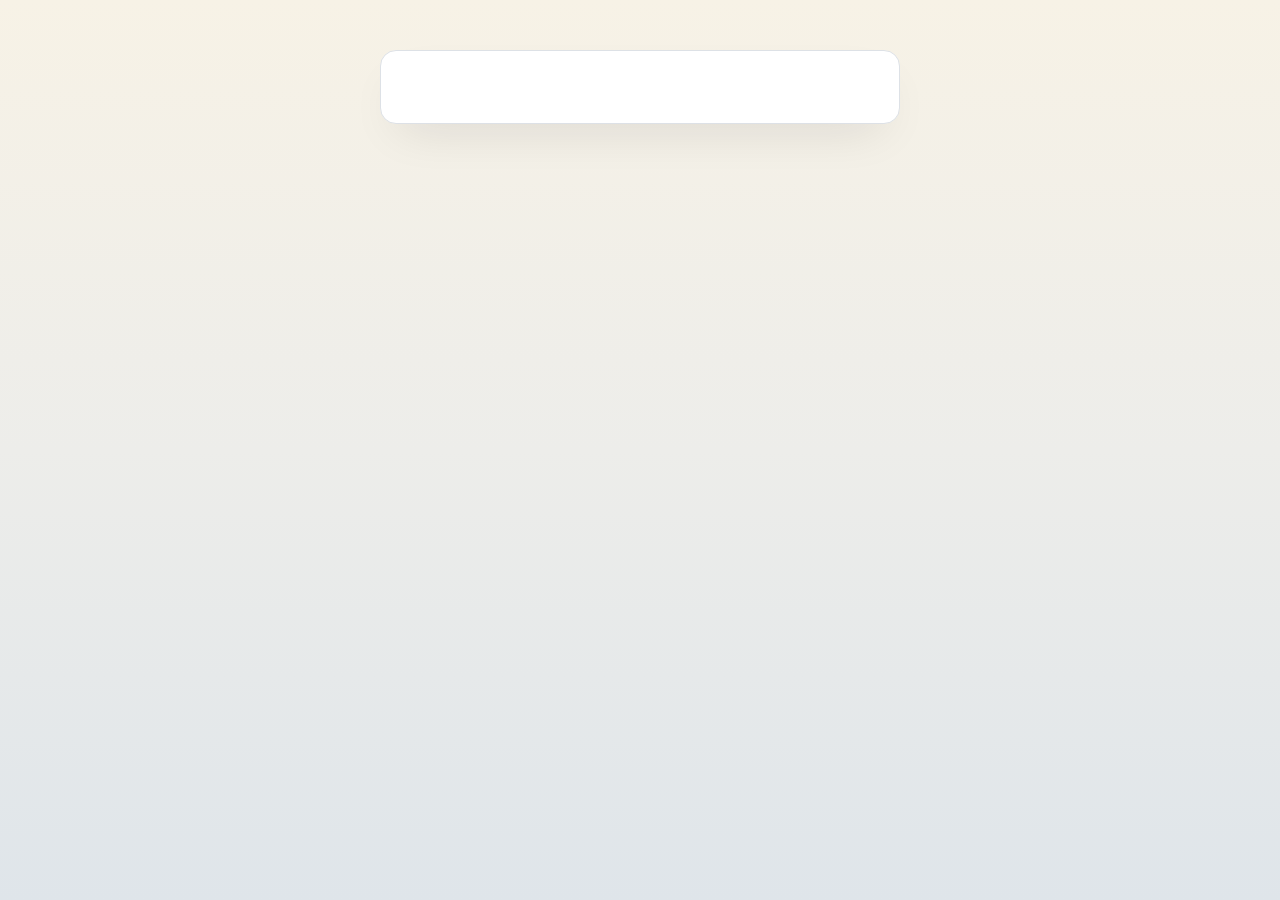
<file: login.html>
<!DOCTYPE html>
<html lang="en">
<head>
<meta charset="UTF-8">
<title>Sign in — Fieldnote</title>
<script>document.documentElement.setAttribute('data-theme', localStorage.getItem('fieldnote_theme') || 'light');</script>
<link rel="stylesheet" href="assets/styles.css?v3">
</head>
<body>
<div id="site-header"></div>

<div class="wrap" style="padding:50px 0 80px;">
  <div class="form-card">
    <div id="formArea"></div>
  </div>
</div>

<div id="site-footer"></div>

<script type="module">
  import { renderHeader, renderFooter } from './assets/site-chrome.js?v3';
  import { supabase } from './shared/supabaseClient.js?v3';
  import { signInWithEmail, signUpWithEmail, sendPasswordReset, updatePassword, signInWithGoogle } from './shared/auth.js?v3';

  renderHeader('login.html');
  renderFooter();

  const params = new URLSearchParams(window.location.search);
  const returnTo = params.get('returnTo') || '/account.html';
  const planParam = params.get('plan');
  const finalReturn = planParam ? `${returnTo}?plan=${planParam}` : returnTo;

  let mode = params.get('mode') === 'reset' ? 'newpassword' : 'login'; // 'login' | 'signup' | 'forgot' | 'newpassword'

  function render(){
    const el = document.getElementById('formArea');
    if (mode === 'login') {
      el.innerHTML = `
        <h2>Sign in</h2>
        <div class="sub">Welcome back.</div>
        <button class="google-btn" id="googleBtn">${googleIcon()} Continue with Google</button>
        <div class="divider">or</div>
        <label class="field-label">Email</label>
        <input type="email" id="email">
        <label class="field-label">Password</label>
        <input type="password" id="password">
        <button class="btn-primary" id="submitBtn" style="width:100%; margin-top:20px;">Sign in</button>
        <div id="err" class="form-error" style="display:none;"></div>
        <div class="form-links">
          <a href="#" id="toForgot">Forgot password?</a>
          <a href="#" id="toSignup">Create an account</a>
        </div>`;
      document.getElementById('submitBtn').onclick = doLogin;
      document.getElementById('toForgot').onclick = (e)=>{e.preventDefault(); mode='forgot'; render();};
      document.getElementById('toSignup').onclick = (e)=>{e.preventDefault(); mode='signup'; render();};
      document.getElementById('googleBtn').onclick = () => signInWithGoogle();
    }
    else if (mode === 'signup') {
      el.innerHTML = `
        <h2>Create an account</h2>
        <div class="sub">Takes a minute — you'll need this to place and track orders.</div>
        <button class="google-btn" id="googleBtn">${googleIcon()} Continue with Google</button>
        <div class="divider">or</div>
        <label class="field-label">Full name</label>
        <input type="text" id="fullName">
        <label class="field-label">Email</label>
        <input type="email" id="email">
        <label class="field-label">Password</label>
        <input type="password" id="password">
        <button class="btn-primary" id="submitBtn" style="width:100%; margin-top:20px;">Create account</button>
        <div id="err" class="form-error" style="display:none;"></div>
        <div id="ok" class="form-success" style="display:none;"></div>
        <div class="form-links">
          <span></span>
          <a href="#" id="toLogin">Already have an account? Sign in</a>
        </div>`;
      document.getElementById('submitBtn').onclick = doSignup;
      document.getElementById('toLogin').onclick = (e)=>{e.preventDefault(); mode='login'; render();};
      document.getElementById('googleBtn').onclick = () => signInWithGoogle();
    }
    else if (mode === 'forgot') {
      el.innerHTML = `
        <h2>Reset your password</h2>
        <div class="sub">We'll email you a link to set a new one.</div>
        <label class="field-label">Email</label>
        <input type="email" id="email">
        <button class="btn-primary" id="submitBtn" style="width:100%; margin-top:20px;">Send reset link</button>
        <div id="err" class="form-error" style="display:none;"></div>
        <div id="ok" class="form-success" style="display:none;"></div>
        <div class="form-links">
          <a href="#" id="toLogin">Back to sign in</a>
          <span></span>
        </div>`;
      document.getElementById('submitBtn').onclick = doForgot;
      document.getElementById('toLogin').onclick = (e)=>{e.preventDefault(); mode='login'; render();};
    }
    else if (mode === 'newpassword') {
      el.innerHTML = `
        <h2>Set a new password</h2>
        <div class="sub">You followed the reset link — choose a new password below.</div>
        <label class="field-label">New password</label>
        <input type="password" id="password">
        <button class="btn-primary" id="submitBtn" style="width:100%; margin-top:20px;">Update password</button>
        <div id="err" class="form-error" style="display:none;"></div>
        <div id="ok" class="form-success" style="display:none;"></div>`;
      document.getElementById('submitBtn').onclick = doNewPassword;
    }
  }

  function showErr(msg){ const e=document.getElementById('err'); e.textContent=msg; e.style.display='block'; }
  function showOk(msg){ const o=document.getElementById('ok'); if(o){o.textContent=msg; o.style.display='block';} }

  async function doLogin(){
    const email = document.getElementById('email').value;
    const password = document.getElementById('password').value;
    const { error } = await signInWithEmail(email, password);
    if (error) return showErr(error.message);
    window.location.href = finalReturn;
  }
  async function doSignup(){
    const email = document.getElementById('email').value;
    const password = document.getElementById('password').value;
    const fullName = document.getElementById('fullName').value;
    const { error } = await signUpWithEmail(email, password, fullName);
    if (error) return showErr(error.message);
    showOk('Account created! Check your email to confirm, then sign in.');
  }
  async function doForgot(){
    const email = document.getElementById('email').value;
    const { error } = await sendPasswordReset(email);
    if (error) return showErr(error.message);
    showOk('Reset link sent — check your email.');
  }
  async function doNewPassword(){
    const password = document.getElementById('password').value;
    const { error } = await updatePassword(password);
    if (error) return showErr(error.message);
    showOk('Password updated. Redirecting…');
    setTimeout(()=> window.location.href = 'account.html', 1200);
  }

  function googleIcon(){
    return `<svg width="16" height="16" viewBox="0 0 48 48"><path fill="#FFC107" d="M43.6 20.5H42V20H24v8h11.3C33.7 32.7 29.3 36 24 36c-6.6 0-12-5.4-12-12s5.4-12 12-12c3.1 0 5.9 1.1 8 3l6-6C34.5 5.1 29.5 3 24 3 12.4 3 3 12.4 3 24s9.4 21 21 21 21-9.4 21-21c0-1.2-.1-2.3-.4-3.5z"/><path fill="#FF3D00" d="M6.3 14.7l6.6 4.8C14.6 15.5 18.9 12 24 12c3.1 0 5.9 1.1 8 3l6-6C34.5 5.1 29.5 3 24 3 15.8 3 8.7 8 6.3 14.7z"/><path fill="#4CAF50" d="M24 45c5.2 0 9.9-2 13.4-5.2l-6.2-5.3C29.2 36.5 26.7 37.4 24 37.4c-5.3 0-9.7-3.6-11.3-8.4l-6.5 5C9 40 15.9 45 24 45z"/><path fill="#1976D2" d="M43.6 20.5H42V20H24v8h11.3c-.8 2.3-2.3 4.3-4.2 5.7l6.2 5.3C40.9 36.5 44 30.9 44 24c0-1.2-.1-2.3-.4-3.5z"/></svg>`;
  }

  // If already logged in and just landing here, skip straight to account
  supabase.auth.getUser().then(({data:{user}}) => {
    if (user && mode === 'login') window.location.href = finalReturn;
  });

  render();
</script>
</body>
</html>
</file>
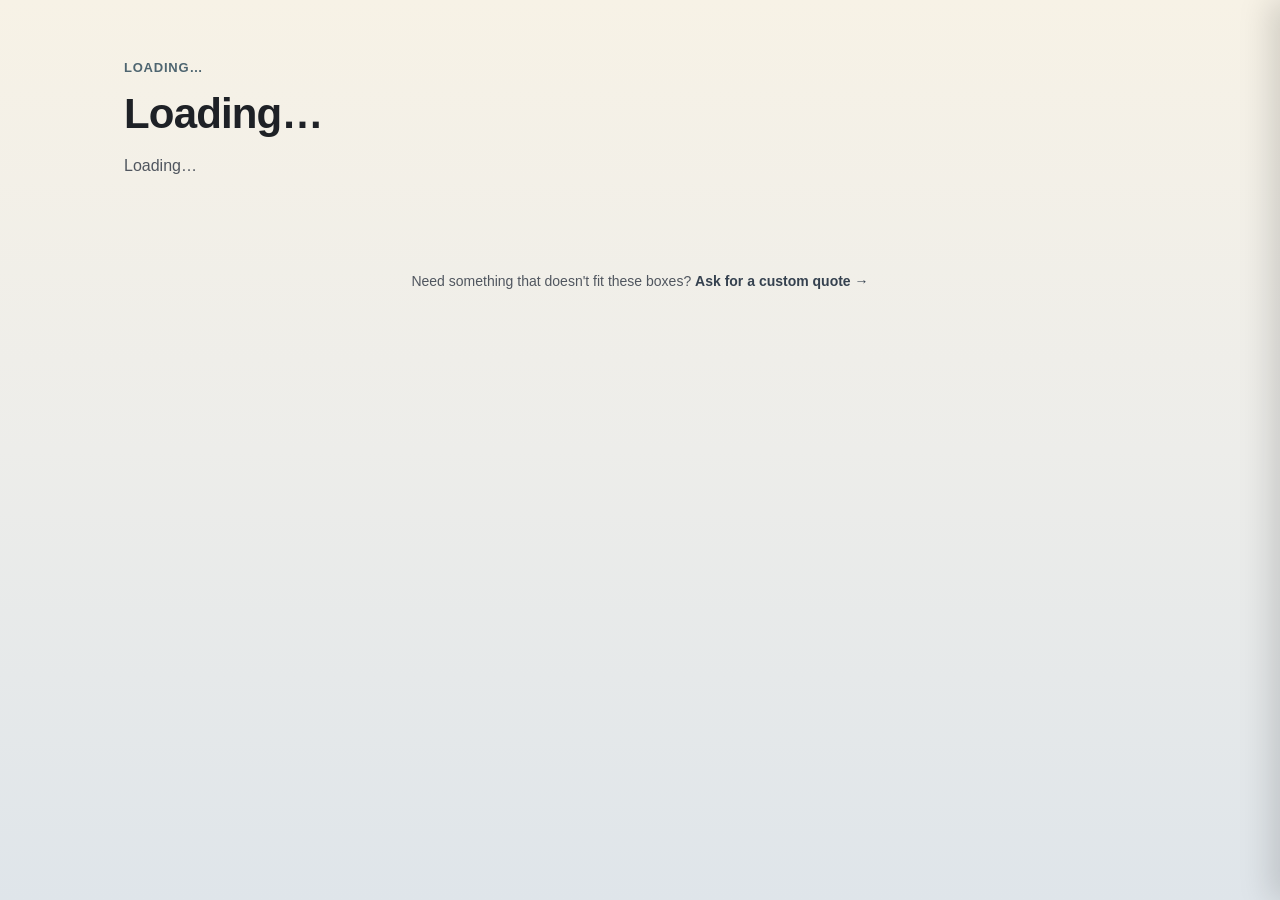
<file: pricing.html>
<!DOCTYPE html>
<html lang="en">
<head>
<meta charset="UTF-8">
<title>Pricing — Fieldnote</title>
<script>document.documentElement.setAttribute('data-theme', localStorage.getItem('fieldnote_theme') || 'light');</script>
<link rel="stylesheet" href="assets/styles.css?v3">
</head>
<body>

<div id="cms-adminbar">
  <div class="left">
    <span class="dot"></span>
    <label><input type="checkbox" id="editModeToggle" checked onchange="toggleEditMode(this.checked)"> Edit mode</label>
  </div>
  <div class="left">
    <button class="muted-btn" onclick="openHiddenDrawer()">Hidden elements (<span id="hiddenCount">0</span>)</button>
    <button class="muted-btn" onclick="cmsUndo()">Undo</button>
    <button class="go" id="saveBtn" onclick="openSavePanel()">Save changes</button>
    <button class="muted-btn" onclick="exitAdmin()">Exit admin</button>
  </div>
</div>
<div class="cms-hidden-drawer" id="hiddenDrawer">
  <h4>Hidden elements — restore anytime</h4>
  <div id="hiddenList"></div>
</div>

<div id="site-header"></div>

<div class="wrap">
  <section class="page-hero cms-editable" id="heroBlock">
    <div class="eyebrow" data-editpath="hero.eyebrow.text">Loading…<span class="edit-pencil cms-edit-pencil" onclick="openHeroPanel()">✎</span></div>
    <h1 data-editpath="hero.heading.text">Loading…</h1>
    <p data-editpath="hero.sub.text">Loading…</p>
  </section>

  <div class="plans" id="plansGrid"></div>

  <p style="text-align:center; margin:30px 0 60px; color:var(--mute); font-size:14px;">
    Need something that doesn't fit these boxes? <a href="quote.html" style="color:var(--coral); font-weight:600;">Ask for a custom quote →</a>
  </p>
</div>

<div id="site-footer"></div>

<div class="cms-panel-backdrop" id="panelBackdrop" onclick="closeCmsPanel()"></div>
<div class="cms-panel" id="cmsPanel"></div>

<div class="modal-backdrop" id="saveModal">
  <div class="modal">
    <button class="modal-close" onclick="closeModal('saveModal')">✕</button>
    <h3 style="font-size:19px;font-weight:800;margin-bottom:6px;">Save changes</h3>
    <p style="background:#E6F4EC; color:#1E6B3E; padding:10px 14px; border-radius:8px; font-size:13px; margin-bottom:16px;">Saving writes this content to Supabase — every visitor sees it immediately.</p>
    <button class="btn-primary" style="width:100%;" onclick="confirmSave()">Save — goes live for everyone</button>
    <div id="saveError" class="form-error" style="display:none;"></div>
  </div>
</div>

<!-- Simple project-notes modal shown before handing off to checkout -->
<div class="modal-backdrop" id="notesModal">
  <div class="modal">
    <button class="modal-close" onclick="closeNotesModal()">✕</button>
    <h3 style="font-size:19px; font-weight:800; margin-bottom:6px;">Before we start</h3>
    <p style="font-size:13px; color:var(--mute); margin-bottom:16px;">Anything you want us to know about the project? Optional — you can also just send this later.</p>
    <textarea id="orderNotes" placeholder="e.g. it's for a bakery, needs a booking form..."></textarea>
    <button class="btn-primary" id="proceedBtn" style="width:100%; margin-top:16px;">Continue to payment</button>
    <div id="checkoutError" class="form-error" style="display:none;"></div>
  </div>
</div>

<script>
let supabase, checkIsAdmin, cms, orders;
let currentUser = null;
let isAdmin = false;
let editModeOn = true;
let hasUnsavedChanges = false;
let history = [];
let currentEditId = null;
let selectedPlan = null;

// NOTE: `planKey` on each plan below MUST stay one of 'starter' / 'standard' /
// 'fullbuild' — those are what shared/orders.js?v3's PLANS map uses to decide
// what Stripe actually charges. That's why price editing isn't offered on
// this page: if the displayed price could drift from the real charged price,
// customers would see one number and get billed another. Renaming, rewriting
// features, changing which plan is "featured," and reordering are all safe —
// none of that affects what Stripe charges.
const DEFAULT_DATA = {
  lang: 'en',
  hero: {
    margin: {mt:0, mb:0},
    eyebrow: { text:{en:'Fixed-price web studio',et:'Fikseeritud hinnaga veebistuudio',ru:'Веб-студия с фиксированной ценой',sv:'Webbstudio med fast pris'}, hidden:false },
    heading: { text:{en:'Pick a package, or ask for a custom quote.',et:'Vali pakett või küsi hinnapakkumist.',ru:'Выберите пакет или запросите цену.',sv:'Välj ett paket eller be om offert.'}, hidden:false },
    sub: { text:{en:"Every price below is fixed and final — what you see is what you pay, no surprises after the brief.",et:'Iga hind on fikseeritud.',ru:'Каждая цена фиксирована.',sv:'Varje pris är fast.'}, hidden:false }
  },
  plans: [
    { id:'pl1', planKey:'starter', order:0, featured:false, t:{en:'Starter',et:'Alustav',ru:'Стартовый',sv:'Start'}, price:'€450', ctaText:{en:'Choose Starter',et:'Vali Alustav',ru:'Выбрать Стартовый',sv:'Välj Start'}, features:[{en:'Single page',et:'Üks leht',ru:'Одна страница',sv:'En sida'},{en:'3 day delivery',et:'3 päeva',ru:'3 дня',sv:'3 dagar'},{en:'1 revision round',et:'1 parandusring',ru:'1 правка',sv:'1 revidering'}] },
    { id:'pl2', planKey:'standard', order:1, featured:true, t:{en:'Standard',et:'Standard',ru:'Стандарт',sv:'Standard'}, price:'€1,200', ctaText:{en:'Choose Standard',et:'Vali Standard',ru:'Выбрать Стандарт',sv:'Välj Standard'}, features:[{en:'Up to 8 pages',et:'Kuni 8 lehte',ru:'До 8 страниц',sv:'Upp till 8 sidor'},{en:'CMS-editable content',et:'CMS-iga muudetav',ru:'Редактируемый контент',sv:'CMS-redigerbart'},{en:'3 revision rounds',et:'3 parandusringi',ru:'3 правки',sv:'3 revideringar'}] },
    { id:'pl3', planKey:'fullbuild', order:2, featured:false, t:{en:'Full Build',et:'Täislahendus',ru:'Полный пакет',sv:'Fullständig'}, price:'€2,900+', ctaText:{en:'Choose Full Build',et:'Vali Täislahendus',ru:'Выбрать Полный',sv:'Välj Fullständig'}, features:[{en:'Accounts & payments',et:'Kontod ja maksed',ru:'Аккаунты и платежи',sv:'Konton och betalning'},{en:'Database backend',et:'Andmebaas',ru:'База данных',sv:'Databas'},{en:'Priority support',et:'Prioriteetne tugi',ru:'Приоритетная поддержка',sv:'Prioriterad support'}] }
  ]
};
let siteData = JSON.parse(JSON.stringify(DEFAULT_DATA));
let lastSavedSnapshot = null;

function canEdit(){ return isAdmin && editModeOn; }
function t(field){ if (!field) return ''; return field[siteData.lang] || field.en || ''; }

function render(){
  document.getElementById('heroBlock').style.marginTop = siteData.hero.margin.mt + 'px';
  document.getElementById('heroBlock').style.marginBottom = siteData.hero.margin.mb + 'px';
  document.querySelector('#heroBlock [data-editpath="hero.eyebrow.text"]').textContent = t(siteData.hero.eyebrow.text);
  document.querySelector('#heroBlock h1').textContent = t(siteData.hero.heading.text);
  document.querySelector('#heroBlock p').textContent = t(siteData.hero.sub.text);
  const eb = document.querySelector('#heroBlock .eyebrow');
  if (!eb.querySelector('.edit-pencil')) eb.insertAdjacentHTML('beforeend', '<span class="edit-pencil cms-edit-pencil" onclick="openHeroPanel()">✎</span>');
  let gear = document.getElementById('heroGear');
  if (canEdit() && !gear) {
    document.getElementById('heroBlock').insertAdjacentHTML('afterbegin', '<div class="cms-section-gear" id="heroGear" onclick="openHeroSpacingPanel()" style="display:flex;">⚙</div>');
  } else if (!canEdit() && gear) {
    gear.remove();
  }

  const visible = [...siteData.plans].sort((a,b)=>a.order-b.order);
  document.getElementById('plansGrid').innerHTML = visible.map((p,idx,arr) => `
    <div class="plan cms-box-wrap cms-editable ${p.featured?'feat':''}" data-id="${p.id}">
      ${canEdit()?`<div class="cms-reorder">
        <button onclick="movePlan('${p.id}',-1)" ${idx===0?'disabled':''}>↑</button>
        <button onclick="movePlan('${p.id}',1)" ${idx===arr.length-1?'disabled':''}>↓</button>
      </div>`:''}
      <div class="t">${t(p.t)}</div>
      <h3>${p.price}</h3>
      <ul>${p.features.map(f=>`<li>${t(f)}</li>`).join('')}</ul>
      <button class="plan-cta" data-plan="${p.planKey}">${t(p.ctaText)}</button>
      <span class="edit-pencil cms-edit-pencil" onclick="openPlanPanel('${p.id}')">✎</span>
    </div>`).join('');

  document.querySelectorAll('.plan-cta').forEach(btn => {
    btn.addEventListener('click', () => {
      if (canEdit()) return; // clicking to edit, not to buy, while in edit mode
      startPlanCheckout(btn.dataset.plan);
    });
  });

  document.body.classList.toggle('cms-edit', canEdit());
  updateSaveButtonState();
  const hc = document.getElementById('hiddenCount');
  if (hc) hc.textContent = '0';
}

function updateSaveButtonState(){
  const btn = document.getElementById('saveBtn');
  if (!btn) return;
  btn.textContent = hasUnsavedChanges ? 'Save changes •' : 'Save changes';
  btn.style.opacity = hasUnsavedChanges ? '1' : '.6';
}
function markChanged(){ hasUnsavedChanges = true; updateSaveButtonState(); }
function pushHistory(){ history.push(JSON.stringify(siteData)); if (history.length>25) history.shift(); }
function cmsUndo(){
  if (!history.length) { alert('Nothing to undo yet.'); return; }
  siteData = JSON.parse(history.pop());
  markChanged(); render();
}

function openCmsPanel(html){
  document.getElementById('cmsPanel').innerHTML = html;
  document.getElementById('cmsPanel').classList.add('open');
  document.getElementById('panelBackdrop').classList.add('open');
}
function closeCmsPanel(){
  document.getElementById('cmsPanel').classList.remove('open');
  document.getElementById('panelBackdrop').classList.remove('open');
}

function openHeroPanel(){
  const h = siteData.hero;
  openCmsPanel(`
    <button class="close-btn" onclick="closeCmsPanel()">✕</button>
    <h4>Edit intro</h4>
    <label>Eyebrow</label>
    <input type="text" id="f_eb" value="${h.eyebrow.text[siteData.lang]}">
    <label>Heading</label>
    <input type="text" id="f_head" value="${h.heading.text[siteData.lang]}">
    <label>Subtext</label>
    <textarea id="f_sub">${h.sub.text[siteData.lang]}</textarea>
    <button class="go-btn" onclick="saveHeroPanel()">Apply</button>
  `);
}
function saveHeroPanel(){
  pushHistory();
  siteData.hero.eyebrow.text[siteData.lang] = document.getElementById('f_eb').value;
  siteData.hero.heading.text[siteData.lang] = document.getElementById('f_head').value;
  siteData.hero.sub.text[siteData.lang] = document.getElementById('f_sub').value;
  markChanged(); closeCmsPanel(); render();
}

function openHeroSpacingPanel(){
  openCmsPanel(`
    <button class="close-btn" onclick="closeCmsPanel()">✕</button>
    <h4>Intro spacing</h4>
    ${cms.spacingPanelHtml(siteData.hero.margin, 'heroBlock', 'applyHeroSpacing')}
  `);
}
function applyHeroSpacing(){
  pushHistory();
  siteData.hero.margin.mt = parseInt(document.getElementById('f_mt').value);
  siteData.hero.margin.mb = parseInt(document.getElementById('f_mb').value);
  markChanged(); closeCmsPanel(); render();
}
function openHiddenDrawer(){
  document.getElementById('hiddenList').innerHTML = '<p style="color:#666;font-size:13px;padding:10px 0;">Packages are not hideable here on purpose — removing a plan could break checkout. Edit or reorder instead.</p>';
  document.getElementById('hiddenDrawer').classList.toggle('open');
}

function openPlanPanel(id){
  currentEditId = id;
  const p = siteData.plans.find(x=>x.id===id);
  const featureRows = p.features.map((f,i)=>`
    <div style="display:flex; gap:6px; margin-bottom:6px; align-items:center;">
      <input type="text" class="feat-input" data-idx="${i}" value="${(f[siteData.lang]||'').replace(/"/g,'&quot;')}" style="flex:1;">
      <button type="button" onclick="removeFeatureLine(${i})" style="flex:0 0 30px; border:1px solid var(--hair); background:#fff; border-radius:6px; cursor:pointer;">✕</button>
    </div>`).join('');
  openCmsPanel(`
    <button class="close-btn" onclick="closeCmsPanel()">✕</button>
    <h4>Edit plan</h4>
    <p class="sub" style="background:#FBEBD6; color:#8A5A00; padding:8px 10px; border-radius:6px;">Price isn't editable here — it's kept in sync with what Stripe actually charges. Ask to change it in code if needed.</p>
    <label>Plan name</label>
    <input type="text" id="f_t" value="${p.t[siteData.lang]}">
    <label>Button text</label>
    <input type="text" id="f_cta" value="${p.ctaText[siteData.lang]}">
    <label>Featured (highlighted)</label>
    <div style="display:flex; gap:6px; margin-top:4px;"><button type="button" id="f_feat" class="${p.featured?'go-btn':''}" style="${p.featured?'':'background:#fff;color:var(--paper);border:1px solid var(--hair);'} flex:1; padding:8px; border-radius:6px; cursor:pointer;" onclick="this.classList.toggle('go-btn'); this.style.background=this.classList.contains('go-btn')?'':'#fff';">Featured</button></div>
    <label>Feature list</label>
    <div id="featureRows">${featureRows}</div>
    <button type="button" onclick="addFeatureLine()" style="width:100%;padding:9px;border:1px dashed var(--hair);border-radius:6px;background:none;cursor:pointer;font-size:12.5px;color:var(--mute);margin-bottom:6px;">+ Add feature line</button>
    <button class="go-btn" onclick="savePlanPanel()">Apply</button>
  `);
}
function addFeatureLine(){
  const p = siteData.plans.find(x=>x.id===currentEditId);
  p.features.push({en:'New feature',et:'',ru:'',sv:''});
  openPlanPanel(currentEditId);
}
function removeFeatureLine(idx){
  const p = siteData.plans.find(x=>x.id===currentEditId);
  p.features.splice(idx,1);
  openPlanPanel(currentEditId);
}
function savePlanPanel(){
  pushHistory();
  const p = siteData.plans.find(x=>x.id===currentEditId);
  p.t[siteData.lang] = document.getElementById('f_t').value;
  p.ctaText[siteData.lang] = document.getElementById('f_cta').value;
  p.featured = document.getElementById('f_feat').classList.contains('go-btn');
  document.querySelectorAll('.feat-input').forEach(inp => {
    const idx = parseInt(inp.dataset.idx);
    if (p.features[idx]) p.features[idx][siteData.lang] = inp.value;
  });
  markChanged(); closeCmsPanel(); render();
}
function movePlan(id, dir){
  pushHistory();
  const sorted = [...siteData.plans].sort((a,b)=>a.order-b.order);
  const idx = sorted.findIndex(x=>x.id===id);
  const swapIdx = idx+dir;
  if (swapIdx<0 || swapIdx>=sorted.length) { history.pop(); return; }
  const tmp = sorted[idx].order; sorted[idx].order = sorted[swapIdx].order; sorted[swapIdx].order = tmp;
  markChanged(); render();
}

function toggleEditMode(checked){ editModeOn = checked; render(); }
async function exitAdmin(){
  await supabase.auth.signOut();
  window.location.href = 'index.html';
}

function openSavePanel(){ openModal('saveModal'); }
function openModal(id){ document.getElementById(id).classList.add('open'); }
function closeModal(id){ document.getElementById(id).classList.remove('open'); }
async function confirmSave(){
  const errEl = document.getElementById('saveError');
  errEl.style.display = 'none';
  try {
    await cms.savePageContent('pricing', siteData);
    lastSavedSnapshot = JSON.parse(JSON.stringify(siteData));
    hasUnsavedChanges = false;
    updateSaveButtonState();
    closeModal('saveModal');
    alert('Saved — live for every visitor now.');
  } catch (err) {
    errEl.textContent = 'Save failed: ' + err.message;
    errEl.style.display = 'block';
  }
}

/* ---------- checkout flow (unchanged behavior from before) ---------- */
async function startPlanCheckout(planKey){
  selectedPlan = planKey;
  const { data: { user } } = await supabase.auth.getUser();
  if (!user) {
    window.location.href = `login.html?returnTo=${encodeURIComponent('pricing.html')}&plan=${selectedPlan}`;
    return;
  }
  document.getElementById('notesModal').classList.add('open');
}
function closeNotesModal(){ document.getElementById('notesModal').classList.remove('open'); }

(async function init(){
  const clientMod = await import('./shared/supabaseClient.js?v3');
  const authMod = await import('./shared/auth.js?v3');
  cms = await import('./shared/cms-core.js?v3');
  orders = await import('./shared/orders.js?v3');
  supabase = clientMod.supabase;
  checkIsAdmin = authMod.isAdmin;

  try {
    const published = await cms.loadPageContent('pricing');
    if (published) { siteData = published; lastSavedSnapshot = JSON.parse(JSON.stringify(published)); }
    else lastSavedSnapshot = JSON.parse(JSON.stringify(DEFAULT_DATA));
  } catch (err) {
    console.error(err);
    lastSavedSnapshot = JSON.parse(JSON.stringify(DEFAULT_DATA));
  }

  const { data: { user } } = await supabase.auth.getUser();
  currentUser = user || null;
  if (currentUser) {
    isAdmin = await checkIsAdmin(currentUser.id);
    if (isAdmin) document.getElementById('cms-adminbar').classList.add('on');
  }

  cms.bindInlineEditing({
    canEdit,
    getRoot: () => siteData,
    getLang: () => siteData.lang,
    onChanged: (changed) => { if (changed) markChanged(); render(); }
  });

  document.getElementById('proceedBtn').addEventListener('click', async () => {
    const errEl = document.getElementById('checkoutError');
    errEl.style.display = 'none';
    const btn = document.getElementById('proceedBtn');
    btn.disabled = true; btn.textContent = 'Redirecting to payment…';
    try {
      const { data: { user } } = await supabase.auth.getUser();
      const notes = document.getElementById('orderNotes').value;
      await orders.startCheckout(user.id, selectedPlan, notes);
    } catch (err) {
      errEl.textContent = err.message || 'Something went wrong starting checkout.';
      errEl.style.display = 'block';
      btn.disabled = false; btn.textContent = 'Continue to payment';
    }
  });

  const { renderHeader, renderFooter } = await import('./assets/site-chrome.js?v3');
  renderHeader('pricing.html');
  renderFooter();

  render();

  // Resume checkout if arriving back from login.html with a plan pre-chosen
  const params = new URLSearchParams(window.location.search);
  if (params.get('plan')) {
    const plan = params.get('plan');
    const { data: { user } } = await supabase.auth.getUser();
    if (!user) {
      window.location.href = `login.html?returnTo=${encodeURIComponent('pricing.html')}&plan=${plan}`;
    } else {
      selectedPlan = plan;
      document.getElementById('notesModal').classList.add('open');
    }
  }
})();
</script>
</body>
</html>
</file>
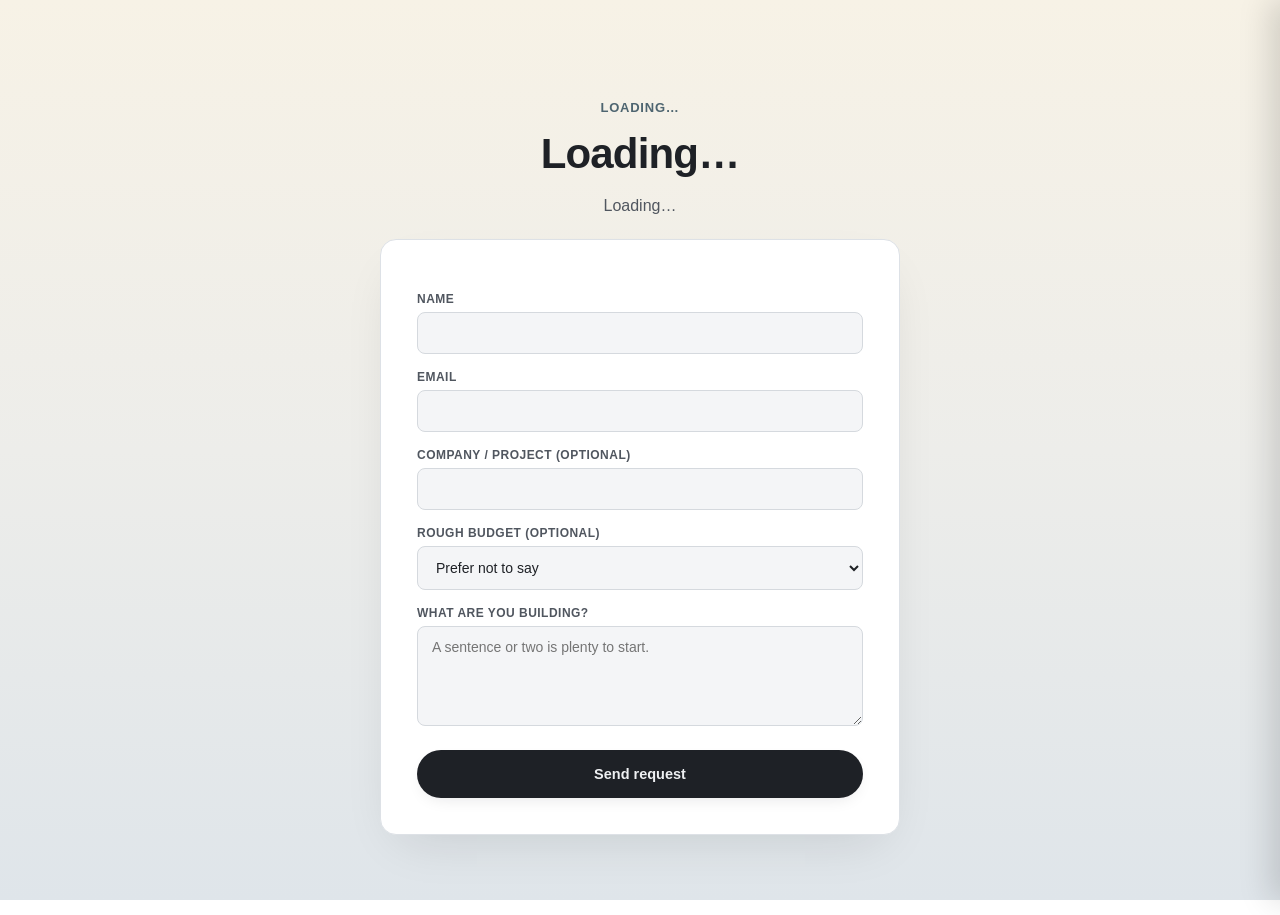
<file: quote.html>
<!DOCTYPE html>
<html lang="en">
<head>
<meta charset="UTF-8">
<title>Get a quote — Fieldnote</title>
<script>document.documentElement.setAttribute('data-theme', localStorage.getItem('fieldnote_theme') || 'light');</script>
<link rel="stylesheet" href="assets/styles.css?v3">
</head>
<body>

<div id="cms-adminbar">
  <div class="left">
    <span class="dot"></span>
    <label><input type="checkbox" id="editModeToggle" checked onchange="toggleEditMode(this.checked)"> Edit mode</label>
  </div>
  <div class="left">
    <button class="muted-btn" onclick="openHiddenDrawer()">Hidden elements (<span id="hiddenCount">0</span>)</button>
    <button class="muted-btn" onclick="cmsUndo()">Undo</button>
    <button class="go" id="saveBtn" onclick="openSavePanel()">Save changes</button>
    <button class="muted-btn" onclick="exitAdmin()">Exit admin</button>
  </div>
</div>
<div class="cms-hidden-drawer" id="hiddenDrawer">
  <h4>Hidden elements — restore anytime</h4>
  <div id="hiddenList"></div>
</div>

<div id="site-header"></div>

<div class="wrap" style="padding:40px 0 80px;">
  <section class="page-hero cms-editable" id="heroBlock" style="text-align:center; padding-bottom:20px;">
    <div class="eyebrow" style="justify-content:center; display:flex;" data-editpath="hero.eyebrow.text">Loading…<span class="edit-pencil cms-edit-pencil" onclick="openHeroPanel()">✎</span></div>
    <h1 style="margin:0 auto;" data-editpath="hero.heading.text">Loading…</h1>
    <p style="margin:16px auto 0;" data-editpath="hero.sub.text">Loading…</p>
  </section>

  <div class="form-card">
    <form id="quoteForm">
      <label class="field-label">Name</label>
      <input type="text" id="name" required>
      <label class="field-label">Email</label>
      <input type="email" id="email" required>
      <label class="field-label">Company / project (optional)</label>
      <input type="text" id="company">
      <label class="field-label">Rough budget (optional)</label>
      <select id="budget">
        <option value="">Prefer not to say</option>
        <option value="under-1000">Under €1,000</option>
        <option value="1000-3000">€1,000 – €3,000</option>
        <option value="3000-8000">€3,000 – €8,000</option>
        <option value="8000+">€8,000+</option>
      </select>
      <label class="field-label">What are you building?</label>
      <textarea id="message" required placeholder="A sentence or two is plenty to start."></textarea>
      <button type="submit" class="btn-primary" style="width:100%; margin-top:20px;">Send request</button>
      <div id="err" class="form-error" style="display:none;"></div>
      <div id="ok" class="form-success" style="display:none;"></div>
    </form>
  </div>
</div>

<div id="site-footer"></div>

<div class="cms-panel-backdrop" id="panelBackdrop" onclick="closeCmsPanel()"></div>
<div class="cms-panel" id="cmsPanel"></div>

<div class="modal-backdrop" id="saveModal">
  <div class="modal">
    <button class="modal-close" onclick="closeModal('saveModal')">✕</button>
    <h3 style="font-size:19px;font-weight:800;margin-bottom:6px;">Save changes</h3>
    <p style="background:#E6F4EC; color:#1E6B3E; padding:10px 14px; border-radius:8px; font-size:13px; margin-bottom:16px;">Saving writes this content to Supabase — every visitor sees it immediately.</p>
    <button class="btn-primary" style="width:100%;" onclick="confirmSave()">Save — goes live for everyone</button>
    <div id="saveError" class="form-error" style="display:none;"></div>
  </div>
</div>

<script>
let supabase, checkIsAdmin, cms;
let currentUser = null;
let isAdmin = false;
let editModeOn = true;
let hasUnsavedChanges = false;
let history = [];

const DEFAULT_DATA = {
  lang: 'en',
  hero: {
    margin: {mt:0, mb:0},
    eyebrow: { text:{en:'Custom quote',et:'Eripakkumine',ru:'Индивидуальное предложение',sv:'Anpassad offert'}, hidden:false },
    heading: { text:{en:"Doesn't fit the packages? Tell us what you need.",et:'Ei sobi pakettidega? Räägi meile, mida vajad.',ru:'Не подходит по пакетам? Расскажите, что нужно.',sv:'Passar inte paketen? Berätta vad du behöver.'}, hidden:false },
    sub: { text:{en:"A few details and we'll come back with a fixed price and timeline — usually within a couple of days.",et:'Mõni detail ja saadame fikseeritud hinna ning ajakava.',ru:'Немного деталей — и мы пришлём фиксированную цену и сроки.',sv:'Några detaljer så återkommer vi med fast pris och tidsplan.'}, hidden:false }
  }
};
let siteData = JSON.parse(JSON.stringify(DEFAULT_DATA));
let lastSavedSnapshot = null;

function canEdit(){ return isAdmin && editModeOn; }

function render(){
  const t = (f) => f[siteData.lang] || f.en || '';
  document.getElementById('heroBlock').style.marginTop = siteData.hero.margin.mt + 'px';
  document.getElementById('heroBlock').style.marginBottom = siteData.hero.margin.mb + 'px';
  document.querySelector('#heroBlock [data-editpath="hero.eyebrow.text"]').textContent = t(siteData.hero.eyebrow.text);
  document.querySelector('#heroBlock h1').textContent = t(siteData.hero.heading.text);
  document.querySelector('#heroBlock p').textContent = t(siteData.hero.sub.text);
  const eb = document.querySelector('#heroBlock .eyebrow');
  if (!eb.querySelector('.edit-pencil')) eb.insertAdjacentHTML('beforeend', '<span class="edit-pencil cms-edit-pencil" onclick="openHeroPanel()">✎</span>');
  let gear = document.getElementById('heroGear');
  if (canEdit() && !gear) {
    document.getElementById('heroBlock').insertAdjacentHTML('afterbegin', '<div class="cms-section-gear" id="heroGear" onclick="openHeroSpacingPanel()" style="display:flex;">⚙</div>');
  } else if (!canEdit() && gear) {
    gear.remove();
  }

  document.body.classList.toggle('cms-edit', canEdit());
  updateSaveButtonState();
  const hc = document.getElementById('hiddenCount');
  if (hc) hc.textContent = '0';
}

function openHeroSpacingPanel(){
  openCmsPanel(`
    <button class="close-btn" onclick="closeCmsPanel()">✕</button>
    <h4>Intro spacing</h4>
    ${cms.spacingPanelHtml(siteData.hero.margin, 'heroBlock', 'applyHeroSpacing')}
  `);
}
function applyHeroSpacing(){
  pushHistory();
  siteData.hero.margin.mt = parseInt(document.getElementById('f_mt').value);
  siteData.hero.margin.mb = parseInt(document.getElementById('f_mb').value);
  markChanged(); closeCmsPanel(); render();
}
function openHiddenDrawer(){
  document.getElementById('hiddenList').innerHTML = '<p style="color:#666;font-size:13px;padding:10px 0;">Nothing on this page can be hidden yet — just the intro text, which you can edit directly.</p>';
  document.getElementById('hiddenDrawer').classList.toggle('open');
}

function updateSaveButtonState(){
  const btn = document.getElementById('saveBtn');
  if (!btn) return;
  btn.textContent = hasUnsavedChanges ? 'Save changes •' : 'Save changes';
  btn.style.opacity = hasUnsavedChanges ? '1' : '.6';
}
function markChanged(){ hasUnsavedChanges = true; updateSaveButtonState(); }
function pushHistory(){ history.push(JSON.stringify(siteData)); if (history.length>25) history.shift(); }
function cmsUndo(){
  if (!history.length) { alert('Nothing to undo yet.'); return; }
  siteData = JSON.parse(history.pop());
  markChanged(); render();
}

function openCmsPanel(html){
  document.getElementById('cmsPanel').innerHTML = html;
  document.getElementById('cmsPanel').classList.add('open');
  document.getElementById('panelBackdrop').classList.add('open');
}
function closeCmsPanel(){
  document.getElementById('cmsPanel').classList.remove('open');
  document.getElementById('panelBackdrop').classList.remove('open');
}
function openHeroPanel(){
  const h = siteData.hero;
  openCmsPanel(`
    <button class="close-btn" onclick="closeCmsPanel()">✕</button>
    <h4>Edit intro</h4>
    <label>Eyebrow</label>
    <input type="text" id="f_eb" value="${h.eyebrow.text[siteData.lang]}">
    <label>Heading</label>
    <input type="text" id="f_head" value="${h.heading.text[siteData.lang]}">
    <label>Subtext</label>
    <textarea id="f_sub">${h.sub.text[siteData.lang]}</textarea>
    <button class="go-btn" onclick="saveHeroPanel()">Apply</button>
  `);
}
function saveHeroPanel(){
  pushHistory();
  siteData.hero.eyebrow.text[siteData.lang] = document.getElementById('f_eb').value;
  siteData.hero.heading.text[siteData.lang] = document.getElementById('f_head').value;
  siteData.hero.sub.text[siteData.lang] = document.getElementById('f_sub').value;
  markChanged(); closeCmsPanel(); render();
}

function toggleEditMode(checked){ editModeOn = checked; render(); }
async function exitAdmin(){
  await supabase.auth.signOut();
  window.location.href = 'index.html';
}
function openSavePanel(){ openModal('saveModal'); }
function openModal(id){ document.getElementById(id).classList.add('open'); }
function closeModal(id){ document.getElementById(id).classList.remove('open'); }
async function confirmSave(){
  const errEl = document.getElementById('saveError');
  errEl.style.display = 'none';
  try {
    await cms.savePageContent('quote', siteData);
    lastSavedSnapshot = JSON.parse(JSON.stringify(siteData));
    hasUnsavedChanges = false;
    updateSaveButtonState();
    closeModal('saveModal');
    alert('Saved — live for every visitor now.');
  } catch (err) {
    errEl.textContent = 'Save failed: ' + err.message;
    errEl.style.display = 'block';
  }
}

(async function init(){
  const clientMod = await import('./shared/supabaseClient.js?v3');
  const authMod = await import('./shared/auth.js?v3');
  cms = await import('./shared/cms-core.js?v3');
  supabase = clientMod.supabase;
  checkIsAdmin = authMod.isAdmin;

  try {
    const published = await cms.loadPageContent('quote');
    if (published) { siteData = published; lastSavedSnapshot = JSON.parse(JSON.stringify(published)); }
    else lastSavedSnapshot = JSON.parse(JSON.stringify(DEFAULT_DATA));
  } catch (err) {
    console.error(err);
    lastSavedSnapshot = JSON.parse(JSON.stringify(DEFAULT_DATA));
  }

  const { data: { user } } = await supabase.auth.getUser();
  currentUser = user || null;
  if (currentUser) {
    isAdmin = await checkIsAdmin(currentUser.id);
    if (isAdmin) document.getElementById('cms-adminbar').classList.add('on');
  }

  cms.bindInlineEditing({
    canEdit,
    getRoot: () => siteData,
    getLang: () => siteData.lang,
    onChanged: (changed) => { if (changed) markChanged(); render(); }
  });

  // Original quote-form submission logic — unchanged
  document.getElementById('quoteForm').addEventListener('submit', async (e) => {
    e.preventDefault();
    const errEl = document.getElementById('err'), okEl = document.getElementById('ok');
    errEl.style.display = 'none'; okEl.style.display = 'none';

    const { error } = await supabase.from('quote_requests').insert({
      name: document.getElementById('name').value,
      email: document.getElementById('email').value,
      company: document.getElementById('company').value || null,
      budget: document.getElementById('budget').value || null,
      message: document.getElementById('message').value,
    });

    if (error) {
      errEl.textContent = "Something went wrong sending that — try again in a moment.";
      errEl.style.display = 'block';
      return;
    }
    okEl.textContent = "Sent! We'll be in touch soon.";
    okEl.style.display = 'block';
    document.getElementById('quoteForm').reset();
  });

  const { renderHeader, renderFooter } = await import('./assets/site-chrome.js?v3');
  renderHeader('quote.html');
  renderFooter();

  render();
})();
</script>
</body>
</html>
</file>
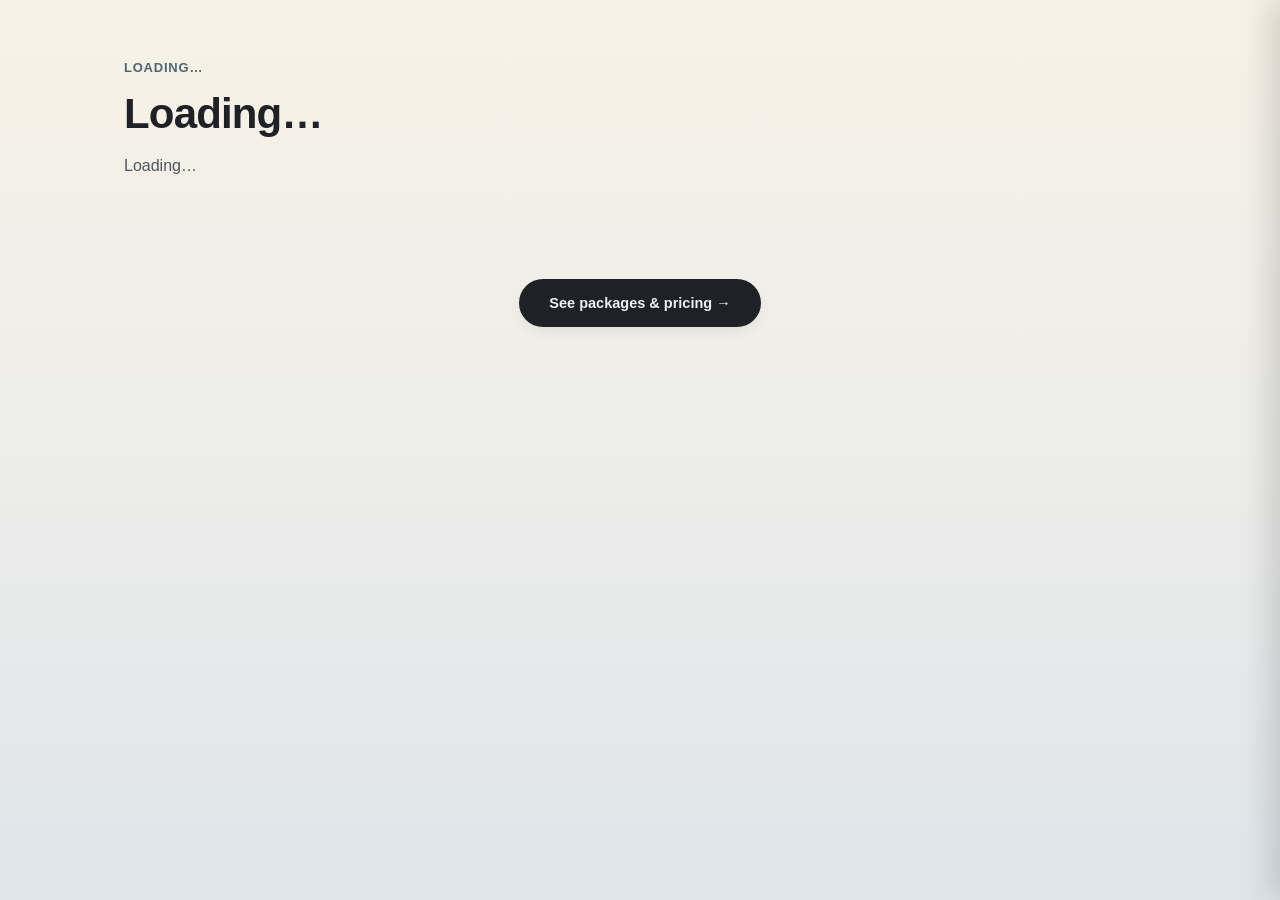
<file: services.html>
<!DOCTYPE html>
<html lang="en">
<head>
<meta charset="UTF-8">
<title>Services — Fieldnote</title>
<script>document.documentElement.setAttribute('data-theme', localStorage.getItem('fieldnote_theme') || 'light');</script>
<link rel="stylesheet" href="assets/styles.css?v3">
</head>
<body>

<div id="cms-adminbar">
  <div class="left">
    <span class="dot"></span>
    <label><input type="checkbox" id="editModeToggle" checked onchange="toggleEditMode(this.checked)"> Edit mode</label>
  </div>
  <div class="left">
    <button class="muted-btn" onclick="openHiddenDrawer()">Hidden elements (<span id="hiddenCount">0</span>)</button>
    <button class="muted-btn" onclick="cmsUndo()">Undo</button>
    <button class="go" id="saveBtn" onclick="openSavePanel()">Save changes</button>
    <button class="muted-btn" onclick="exitAdmin()">Exit admin</button>
  </div>
</div>
<div class="cms-hidden-drawer" id="hiddenDrawer">
  <h4>Hidden elements — restore anytime</h4>
  <div id="hiddenList"></div>
</div>

<div id="site-header"></div>

<div class="wrap">
  <section class="page-hero cms-editable" id="heroBlock">
    <div class="eyebrow" data-editpath="hero.eyebrow.text">Loading…<span class="edit-pencil cms-edit-pencil" onclick="openHeroPanel()">✎</span></div>
    <h1 data-editpath="hero.heading.text">Loading…</h1>
    <p data-editpath="hero.sub.text">Loading…</p>
  </section>

  <div class="card-grid" id="serviceGrid"></div>

  <section style="padding:20px 0 70px; text-align:center;">
    <a href="pricing.html" class="btn-primary">See packages & pricing →</a>
  </section>
</div>

<div id="site-footer"></div>

<div class="cms-panel-backdrop" id="panelBackdrop" onclick="closeCmsPanel()"></div>
<div class="cms-panel" id="cmsPanel"></div>

<div class="modal-backdrop" id="saveModal">
  <div class="modal">
    <button class="modal-close" onclick="closeModal('saveModal')">✕</button>
    <h3 style="font-size:19px;font-weight:800;margin-bottom:6px;">Save changes</h3>
    <p style="background:#E6F4EC; color:#1E6B3E; padding:10px 14px; border-radius:8px; font-size:13px; margin-bottom:16px;">Saving writes this content to Supabase — every visitor sees it immediately.</p>
    <button class="btn-primary" style="width:100%;" onclick="confirmSave()">Save — goes live for everyone</button>
    <div id="saveError" class="form-error" style="display:none;"></div>
  </div>
</div>

<script>
let supabase, checkIsAdmin, cms;
let currentUser = null;
let isAdmin = false;
let editModeOn = true;
let hasUnsavedChanges = false;
let history = [];
let currentEditId = null;

const DEFAULT_DATA = {
  lang: 'en',
  hero: {
    margin: {mt:0, mb:0},
    eyebrow: { text:{en:'What we do',et:'Mida me teeme',ru:'Чем мы занимаемся',sv:'Vad vi gör'}, hidden:false },
    heading: { text:{en:'Everything a site needs, none of it bolted on later.',et:'Kõik, mida veebileht vajab.',ru:'Всё, что нужно сайту.',sv:'Allt en sajt behöver.'}, hidden:false },
    sub: { text:{en:'Design, build, and content handled as one job — not three separate quotes from three separate people.',et:'Disain, arendus ja sisu — üks tellimus.',ru:'Дизайн, разработка и контент — одна задача.',sv:'Design, bygg och innehåll — ett jobb.'}, hidden:false }
  },
  cards: [
    { id:'sv1', order:0, hidden:false, icon:'palette', tint:null, title:{en:'Design systems',et:'Disainisüsteemid',ru:'Дизайн-системы',sv:'Designsystem'}, desc:{en:'Custom type, color, and layout built from your brief — never a stock theme.',et:'Kirjatüüp, värv ja paigutus sinu briifi järgi.',ru:'Шрифт, цвет и макет по вашему брифу.',sv:'Typsnitt, färg och layout efter ditt brief.'} },
    { id:'sv2', order:1, hidden:false, icon:'wrench', tint:null, title:{en:'Build & development',et:'Arendus',ru:'Разработка',sv:'Utveckling'}, desc:{en:'Fast, clean, maintainable code on modern static and database tooling.',et:'Kiire ja hooldatav kood.',ru:'Быстрый, чистый и поддерживаемый код.',sv:'Snabb, ren, underhållbar kod.'} },
    { id:'sv3', order:2, hidden:false, icon:'globe', tint:null, title:{en:'Multilingual content',et:'Mitmekeelne sisu',ru:'Многоязычный контент',sv:'Flerspråkigt innehåll'}, desc:{en:'English, Russian, Estonian, and Swedish, written to sound like you, not a translator.',et:'Inglise, vene, eesti ja rootsi keeles.',ru:'На английском, русском, эстонском и шведском.',sv:'Engelska, ryska, estniska och svenska.'} },
    { id:'sv4', order:3, hidden:false, icon:'lock', tint:null, title:{en:'Accounts & authentication',et:'Kontod ja autentimine',ru:'Аккаунты и аутентификация',sv:'Konton och autentisering'}, desc:{en:'Secure logins, member areas, and role-based access when your site needs it.',et:'Turvaline sisselogimine ja liikmealad.',ru:'Безопасный вход и разделы для участников.',sv:'Säker inloggning och medlemsytor.'} },
    { id:'sv5', order:4, hidden:false, icon:'cart', tint:null, title:{en:'Payments & bookings',et:'Maksed ja broneeringud',ru:'Платежи и бронирования',sv:'Betalningar och bokningar'}, desc:{en:'Stripe checkout, booking calendars, and order management, wired end to end.',et:'Stripe maksed, broneerimiskalendrid.',ru:'Оплата через Stripe, календари бронирования.',sv:'Stripe-betalning, bokningskalendrar.'} },
    { id:'sv6', order:5, hidden:false, icon:'database', tint:null, title:{en:'Ongoing care',et:'Pidev hooldus',ru:'Постоянная поддержка',sv:'Löpande underhåll'}, desc:{en:'A monthly retainer for updates, small changes, and keeping things running.',et:'Igakuine hooldusleping.',ru:'Ежемесячная поддержка и обновления.',sv:'Månatligt underhållsavtal.'} }
  ]
};
let siteData = JSON.parse(JSON.stringify(DEFAULT_DATA));
let lastSavedSnapshot = null;

function canEdit(){ return isAdmin && editModeOn; }
function t(field){ if (!field) return ''; return field[siteData.lang] || field.en || ''; }

function render(){
  document.getElementById('heroBlock').style.marginTop = siteData.hero.margin.mt + 'px';
  document.getElementById('heroBlock').style.marginBottom = siteData.hero.margin.mb + 'px';
  document.querySelector('#heroBlock [data-editpath="hero.eyebrow.text"]').textContent = t(siteData.hero.eyebrow.text);
  document.querySelector('#heroBlock h1').textContent = t(siteData.hero.heading.text);
  document.querySelector('#heroBlock p').textContent = t(siteData.hero.sub.text);
  const eb = document.querySelector('#heroBlock .eyebrow');
  if (!eb.querySelector('.edit-pencil')) eb.insertAdjacentHTML('beforeend', '<span class="edit-pencil cms-edit-pencil" onclick="openHeroPanel()">✎</span>');
  let gear = document.getElementById('heroGear');
  if (canEdit() && !gear) {
    document.getElementById('heroBlock').insertAdjacentHTML('afterbegin', '<div class="cms-section-gear" id="heroGear" onclick="openHeroSpacingPanel()" style="display:flex;">⚙</div>');
  } else if (!canEdit() && gear) {
    gear.remove();
  }

  const visible = [...siteData.cards].filter(c=>!c.hidden).sort((a,b)=>a.order-b.order);
  const cardsHtml = visible.map((c,idx,arr) => `
    <div class="info-card cms-box-wrap cms-editable" data-id="${c.id}">
      ${canEdit()?`<div class="cms-reorder">
        <button onclick="moveCard('${c.id}',-1)" ${idx===0?'disabled':''}>↑</button>
        <button onclick="moveCard('${c.id}',1)" ${idx===arr.length-1?'disabled':''}>↓</button>
      </div>`:''}
      <div ${cms.iconBadgeAttrs(c, idx, 'icon-badge')}>${cms.iconSvg(c.icon)}</div>
      <h3 data-editpath="cards[${c.id}].title">${t(c.title)}</h3>
      <p data-editpath="cards[${c.id}].desc">${t(c.desc)}</p>
      <span class="edit-pencil cms-edit-pencil" onclick="openCardPanel('${c.id}')">✎</span>
    </div>`).join('');
  const addTile = canEdit() ? `<div class="cms-add-tile" onclick="addCard()"><span>+</span><div>Add service</div></div>` : '';
  document.getElementById('serviceGrid').innerHTML = cardsHtml + addTile;

  document.body.classList.toggle('cms-edit', canEdit());
  updateSaveButtonState();
  updateHiddenCount();
}
function updateHiddenCount(){
  const el = document.getElementById('hiddenCount');
  if (!el) return;
  el.textContent = cms.collectHidden([{ labelFn: c => t(c.title), items: siteData.cards }]).length;
}

function updateSaveButtonState(){
  const btn = document.getElementById('saveBtn');
  if (!btn) return;
  btn.textContent = hasUnsavedChanges ? 'Save changes •' : 'Save changes';
  btn.style.opacity = hasUnsavedChanges ? '1' : '.6';
}
function markChanged(){ hasUnsavedChanges = true; updateSaveButtonState(); }
function pushHistory(){ history.push(JSON.stringify(siteData)); if (history.length>25) history.shift(); }
function cmsUndo(){
  if (!history.length) { alert('Nothing to undo yet.'); return; }
  siteData = JSON.parse(history.pop());
  markChanged(); render();
}

function openCmsPanel(html){
  document.getElementById('cmsPanel').innerHTML = html;
  document.getElementById('cmsPanel').classList.add('open');
  document.getElementById('panelBackdrop').classList.add('open');
}
function closeCmsPanel(){
  document.getElementById('cmsPanel').classList.remove('open');
  document.getElementById('panelBackdrop').classList.remove('open');
}

function openHeroPanel(){
  const h = siteData.hero;
  openCmsPanel(`
    <button class="close-btn" onclick="closeCmsPanel()">✕</button>
    <h4>Edit intro</h4>
    <div class="sub">These three fields sit above the service cards.</div>
    <label>Eyebrow</label>
    <input type="text" id="f_eb" value="${h.eyebrow.text[siteData.lang]}">
    <label>Heading</label>
    <input type="text" id="f_head" value="${h.heading.text[siteData.lang]}">
    <label>Subtext</label>
    <textarea id="f_sub">${h.sub.text[siteData.lang]}</textarea>
    <button class="go-btn" onclick="saveHeroPanel()">Apply</button>
  `);
}
function saveHeroPanel(){
  pushHistory();
  siteData.hero.eyebrow.text[siteData.lang] = document.getElementById('f_eb').value;
  siteData.hero.heading.text[siteData.lang] = document.getElementById('f_head').value;
  siteData.hero.sub.text[siteData.lang] = document.getElementById('f_sub').value;
  markChanged(); closeCmsPanel(); render();
}

function openHeroSpacingPanel(){
  openCmsPanel(`
    <button class="close-btn" onclick="closeCmsPanel()">✕</button>
    <h4>Intro spacing</h4>
    ${cms.spacingPanelHtml(siteData.hero.margin, 'heroBlock', 'applyHeroSpacing')}
  `);
}
function applyHeroSpacing(){
  pushHistory();
  siteData.hero.margin.mt = parseInt(document.getElementById('f_mt').value);
  siteData.hero.margin.mb = parseInt(document.getElementById('f_mb').value);
  markChanged(); closeCmsPanel(); render();
}

let _hiddenCache = [];
function openHiddenDrawer(){
  _hiddenCache = cms.collectHidden([{ labelFn: c => t(c.title), items: siteData.cards }]);
  document.getElementById('hiddenList').innerHTML = cms.renderHiddenDrawerHtml(_hiddenCache);
  window.__restoreHidden = (i) => {
    pushHistory();
    _hiddenCache[i].unhide();
    markChanged(); render(); openHiddenDrawer();
  };
  document.getElementById('hiddenDrawer').classList.toggle('open');
}

function openCardPanel(id){
  currentEditId = id;
  const c = siteData.cards.find(x=>x.id===id);
  openCmsPanel(`
    <button class="close-btn" onclick="closeCmsPanel()">✕</button>
    <h4>Edit service</h4>
    <label>Icon</label>
    ${cms.iconPickerHtml(c.icon, 'setCardIcon')}
    <label>Icon color</label>
    ${cms.tintPickerHtml(c, 'setCardTint')}
    <label>Title</label>
    <input type="text" id="f_title" value="${c.title[siteData.lang]}">
    <label>Description</label>
    <textarea id="f_desc">${c.desc[siteData.lang]}</textarea>
    <button class="go-btn" onclick="saveCardPanel()">Apply</button>
    <button class="danger-btn" onclick="removeCard('${id}')">Remove</button>
  `);
}
function saveCardPanel(){
  pushHistory();
  const c = siteData.cards.find(x=>x.id===currentEditId);
  c.title[siteData.lang] = document.getElementById('f_title').value;
  c.desc[siteData.lang] = document.getElementById('f_desc').value;
  markChanged(); closeCmsPanel(); render();
}
function setCardIcon(key){
  pushHistory();
  const c = siteData.cards.find(x=>x.id===currentEditId);
  c.icon = key;
  markChanged(); openCardPanel(currentEditId);
}
function setCardTint(tint){
  pushHistory();
  const c = siteData.cards.find(x=>x.id===currentEditId);
  c.tint = tint;
  markChanged(); openCardPanel(currentEditId); render();
}
function addCard(){
  pushHistory();
  const maxOrder = siteData.cards.reduce((m,c)=>Math.max(m,c.order),-1);
  const id = 'sv'+Date.now();
  siteData.cards.push({ id, order:maxOrder+1, hidden:false, icon:'layers', tint:null,
    title:{en:'New service',et:'Uus teenus',ru:'Новая услуга',sv:'Ny tjänst'},
    desc:{en:'Describe this service.',et:'Kirjelda seda.',ru:'Опишите услугу.',sv:'Beskriv tjänsten.'} });
  markChanged(); render();
}
function removeCard(id){
  pushHistory();
  const c = siteData.cards.find(x=>x.id===id);
  c.hidden = true;
  markChanged(); closeCmsPanel(); render();
}
function moveCard(id, dir){
  pushHistory();
  const sorted = [...siteData.cards].sort((a,b)=>a.order-b.order);
  const idx = sorted.findIndex(x=>x.id===id);
  const swapIdx = idx+dir;
  if (swapIdx<0 || swapIdx>=sorted.length) { history.pop(); return; }
  const tmp = sorted[idx].order; sorted[idx].order = sorted[swapIdx].order; sorted[swapIdx].order = tmp;
  markChanged(); render();
}

function toggleEditMode(checked){ editModeOn = checked; render(); }
async function exitAdmin(){
  await supabase.auth.signOut();
  window.location.href = 'index.html';
}

function openSavePanel(){ openModal('saveModal'); }
function openModal(id){ document.getElementById(id).classList.add('open'); }
function closeModal(id){ document.getElementById(id).classList.remove('open'); }
async function confirmSave(){
  const errEl = document.getElementById('saveError');
  errEl.style.display = 'none';
  try {
    await cms.savePageContent('services', siteData);
    lastSavedSnapshot = JSON.parse(JSON.stringify(siteData));
    hasUnsavedChanges = false;
    updateSaveButtonState();
    closeModal('saveModal');
    alert('Saved — live for every visitor now.');
  } catch (err) {
    errEl.textContent = 'Save failed: ' + err.message;
    errEl.style.display = 'block';
  }
}

(async function init(){
  const clientMod = await import('./shared/supabaseClient.js?v3');
  const authMod = await import('./shared/auth.js?v3');
  cms = await import('./shared/cms-core.js?v3');
  supabase = clientMod.supabase;
  checkIsAdmin = authMod.isAdmin;

  try {
    const published = await cms.loadPageContent('services');
    if (published) { siteData = published; lastSavedSnapshot = JSON.parse(JSON.stringify(published)); }
    else lastSavedSnapshot = JSON.parse(JSON.stringify(DEFAULT_DATA));
  } catch (err) {
    console.error(err);
    lastSavedSnapshot = JSON.parse(JSON.stringify(DEFAULT_DATA));
  }

  const { data: { user } } = await supabase.auth.getUser();
  currentUser = user || null;
  if (currentUser) {
    isAdmin = await checkIsAdmin(currentUser.id);
    if (isAdmin) document.getElementById('cms-adminbar').classList.add('on');
  }

  cms.bindInlineEditing({
    canEdit,
    getRoot: () => siteData,
    getLang: () => siteData.lang,
    onChanged: (changed) => { if (changed) markChanged(); render(); }
  });

  const { renderHeader, renderFooter } = await import('./assets/site-chrome.js?v3');
  renderHeader('services.html');
  renderFooter();

  render();
})();
</script>
</body>
</html>
</file>
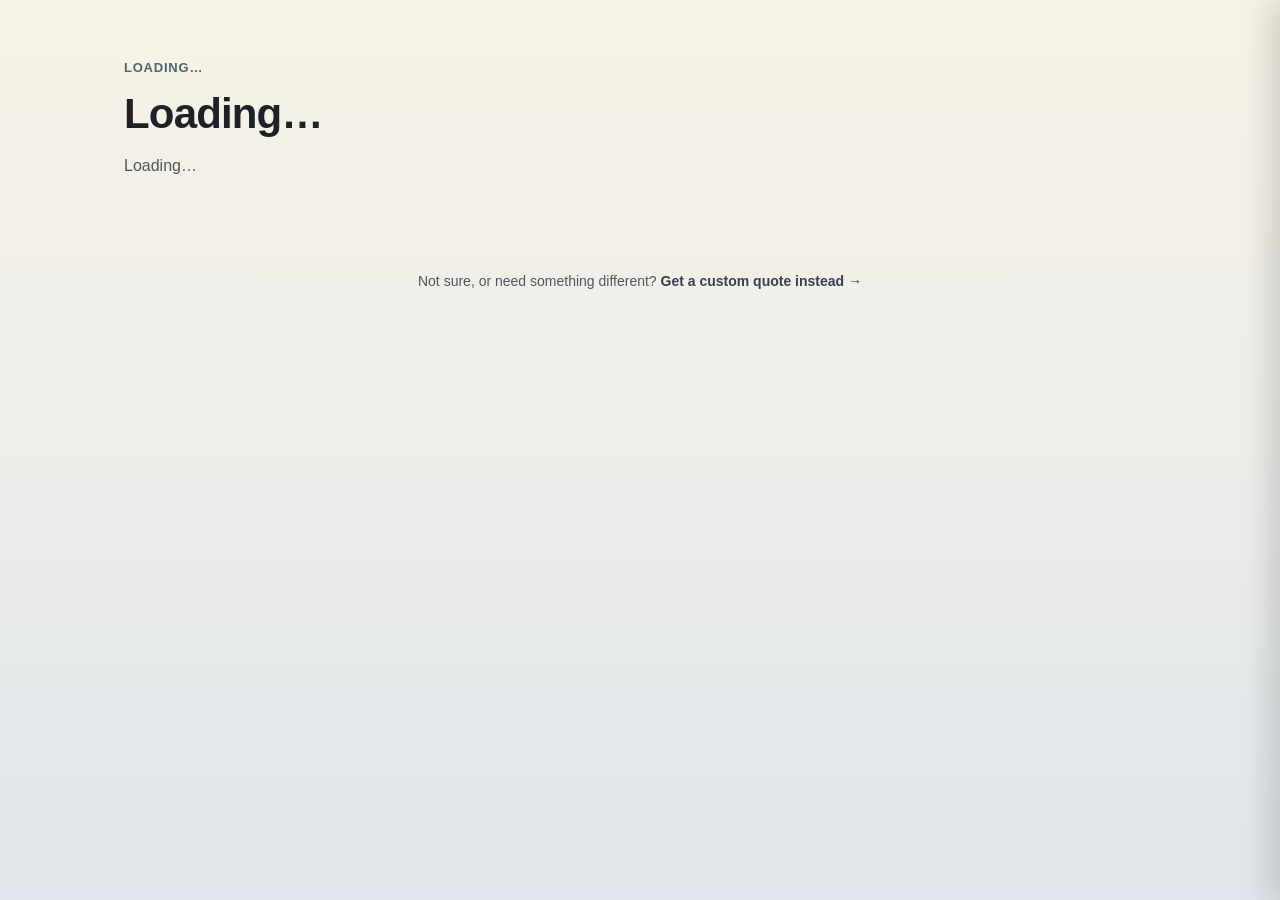
<file: start-project.html>
<!DOCTYPE html>
<html lang="en">
<head>
<meta charset="UTF-8">
<title>Start a project — Fieldnote</title>
<script>document.documentElement.setAttribute('data-theme', localStorage.getItem('fieldnote_theme') || 'light');</script>
<link rel="stylesheet" href="assets/styles.css?v3">
</head>
<body>

<div id="cms-adminbar">
  <div class="left">
    <span class="dot"></span>
    <label><input type="checkbox" id="editModeToggle" checked onchange="toggleEditMode(this.checked)"> Edit mode</label>
  </div>
  <div class="left">
    <button class="muted-btn" onclick="openHiddenDrawer()">Hidden elements (<span id="hiddenCount">0</span>)</button>
    <button class="muted-btn" onclick="cmsUndo()">Undo</button>
    <button class="go" id="saveBtn" onclick="openSavePanel()">Save changes</button>
    <button class="muted-btn" onclick="exitAdmin()">Exit admin</button>
  </div>
</div>
<div class="cms-hidden-drawer" id="hiddenDrawer">
  <h4>Hidden elements — restore anytime</h4>
  <div id="hiddenList"></div>
</div>

<div id="site-header"></div>

<div class="wrap">
  <section class="page-hero cms-editable" id="heroBlock">
    <div class="eyebrow" data-editpath="hero.eyebrow.text">Loading…<span class="edit-pencil cms-edit-pencil" onclick="openHeroPanel()">✎</span></div>
    <h1 data-editpath="hero.heading.text">Loading…</h1>
    <p data-editpath="hero.sub.text">Loading…</p>
  </section>

  <div class="plans" id="plansGrid"></div>

  <p style="text-align:center; margin:30px 0 60px; color:var(--mute); font-size:14px;">
    Not sure, or need something different? <a href="quote.html" style="color:var(--coral); font-weight:600;">Get a custom quote instead →</a>
  </p>
</div>

<div id="site-footer"></div>

<div class="cms-panel-backdrop" id="panelBackdrop" onclick="closeCmsPanel()"></div>
<div class="cms-panel" id="cmsPanel"></div>

<div class="modal-backdrop" id="saveModal">
  <div class="modal">
    <button class="modal-close" onclick="closeModal('saveModal')">✕</button>
    <h3 style="font-size:19px;font-weight:800;margin-bottom:6px;">Save changes</h3>
    <p style="background:#E6F4EC; color:#1E6B3E; padding:10px 14px; border-radius:8px; font-size:13px; margin-bottom:16px;">Saving writes this content to Supabase — every visitor sees it immediately.</p>
    <button class="btn-primary" style="width:100%;" onclick="confirmSave()">Save — goes live for everyone</button>
    <div id="saveError" class="form-error" style="display:none;"></div>
  </div>
</div>

<script>
let supabase, checkIsAdmin, cms;
let currentUser = null;
let isAdmin = false;
let editModeOn = true;
let hasUnsavedChanges = false;
let history = [];
let currentEditId = null;

const DEFAULT_DATA = {
  lang: 'en',
  hero: {
    margin: {mt:0, mb:0},
    eyebrow: { text:{en:"Let's get started",et:'Alustame',ru:'Начнём',sv:'Nu kör vi'}, hidden:false },
    heading: { text:{en:'Which one sounds like your project?',et:'Milline kõlab nagu sinu projekt?',ru:'Что больше похоже на ваш проект?',sv:'Vilket låter som ditt projekt?'}, hidden:false },
    sub: { text:{en:"Pick the closest match — you'll get a chance to add details before anything's charged.",et:'Vali lähim vaste — saad hiljem detaile lisada.',ru:'Выберите ближайший вариант — детали можно добавить позже.',sv:'Välj det som passar bäst — du kan lägga till detaljer sen.'}, hidden:false }
  },
  plans: [
    { id:'sp1', planKey:'starter', order:0, featured:false, t:{en:'Starter',et:'Alustav',ru:'Стартовый',sv:'Start'}, price:'€450', blurb:{en:'A single, polished page — good for a landing page or a simple presence.',et:'Üks viimistletud leht.',ru:'Одна проработанная страница.',sv:'En polerad sida.'}, ctaText:{en:'Choose Starter',et:'Vali Alustav',ru:'Выбрать Стартовый',sv:'Välj Start'} },
    { id:'sp2', planKey:'standard', order:1, featured:true, t:{en:'Standard',et:'Standard',ru:'Стандарт',sv:'Standard'}, price:'€1,200', blurb:{en:'A full multi-page site with content you can edit yourself. Most common choice.',et:'Mitmeleheline sait, mida saad ise muuta.',ru:'Многостраничный сайт с редактируемым контентом.',sv:'En flersidig sajt du kan redigera själv.'}, ctaText:{en:'Choose Standard',et:'Vali Standard',ru:'Выбрать Стандарт',sv:'Välj Standard'} },
    { id:'sp3', planKey:'fullbuild', order:2, featured:false, t:{en:'Full Build',et:'Täislahendus',ru:'Полный пакет',sv:'Fullständig'}, price:'€2,900+', blurb:{en:'Accounts, payments, bookings — a real web application, not just a site.',et:'Kontod, maksed, broneeringud.',ru:'Аккаунты, платежи, бронирования.',sv:'Konton, betalningar, bokningar.'}, ctaText:{en:'Choose Full Build',et:'Vali Täislahendus',ru:'Выбрать Полный',sv:'Välj Fullständig'} }
  ]
};
let siteData = JSON.parse(JSON.stringify(DEFAULT_DATA));
let lastSavedSnapshot = null;

function canEdit(){ return isAdmin && editModeOn; }
function t(field){ if (!field) return ''; return field[siteData.lang] || field.en || ''; }

function render(){
  document.getElementById('heroBlock').style.marginTop = siteData.hero.margin.mt + 'px';
  document.getElementById('heroBlock').style.marginBottom = siteData.hero.margin.mb + 'px';
  document.querySelector('#heroBlock [data-editpath="hero.eyebrow.text"]').textContent = t(siteData.hero.eyebrow.text);
  document.querySelector('#heroBlock h1').textContent = t(siteData.hero.heading.text);
  document.querySelector('#heroBlock p').textContent = t(siteData.hero.sub.text);
  const eb = document.querySelector('#heroBlock .eyebrow');
  if (!eb.querySelector('.edit-pencil')) eb.insertAdjacentHTML('beforeend', '<span class="edit-pencil cms-edit-pencil" onclick="openHeroPanel()">✎</span>');
  let gear = document.getElementById('heroGear');
  if (canEdit() && !gear) {
    document.getElementById('heroBlock').insertAdjacentHTML('afterbegin', '<div class="cms-section-gear" id="heroGear" onclick="openHeroSpacingPanel()" style="display:flex;">⚙</div>');
  } else if (!canEdit() && gear) {
    gear.remove();
  }

  const visible = [...siteData.plans].sort((a,b)=>a.order-b.order);
  document.getElementById('plansGrid').innerHTML = visible.map((p,idx,arr) => {
    const href = canEdit() ? 'javascript:void(0)' : `pricing.html?plan=${p.planKey}`;
    return `
    <div class="plan cms-box-wrap cms-editable ${p.featured?'feat':''}" data-id="${p.id}">
      ${canEdit()?`<div class="cms-reorder">
        <button onclick="movePlan('${p.id}',-1)" ${idx===0?'disabled':''}>↑</button>
        <button onclick="movePlan('${p.id}',1)" ${idx===arr.length-1?'disabled':''}>↓</button>
      </div>`:''}
      <div class="t">${t(p.t)}</div>
      <h3>${p.price}</h3>
      <p style="font-size:13px; color:${p.featured?'var(--oncoral)':'var(--mute)'}; opacity:${p.featured?'.9':'1'}; margin:10px 0 14px;">${t(p.blurb)}</p>
      <a class="plan-cta" href="${href}" style="display:block; text-decoration:none; text-align:center;">${t(p.ctaText)}</a>
      <span class="edit-pencil cms-edit-pencil" onclick="openPlanPanel('${p.id}')">✎</span>
    </div>`;
  }).join('');

  document.body.classList.toggle('cms-edit', canEdit());
  updateSaveButtonState();
  const hc = document.getElementById('hiddenCount');
  if (hc) hc.textContent = '0';
}

function updateSaveButtonState(){
  const btn = document.getElementById('saveBtn');
  if (!btn) return;
  btn.textContent = hasUnsavedChanges ? 'Save changes •' : 'Save changes';
  btn.style.opacity = hasUnsavedChanges ? '1' : '.6';
}
function markChanged(){ hasUnsavedChanges = true; updateSaveButtonState(); }
function pushHistory(){ history.push(JSON.stringify(siteData)); if (history.length>25) history.shift(); }
function cmsUndo(){
  if (!history.length) { alert('Nothing to undo yet.'); return; }
  siteData = JSON.parse(history.pop());
  markChanged(); render();
}

function openCmsPanel(html){
  document.getElementById('cmsPanel').innerHTML = html;
  document.getElementById('cmsPanel').classList.add('open');
  document.getElementById('panelBackdrop').classList.add('open');
}
function closeCmsPanel(){
  document.getElementById('cmsPanel').classList.remove('open');
  document.getElementById('panelBackdrop').classList.remove('open');
}
function openHeroPanel(){
  const h = siteData.hero;
  openCmsPanel(`
    <button class="close-btn" onclick="closeCmsPanel()">✕</button>
    <h4>Edit intro</h4>
    <label>Eyebrow</label>
    <input type="text" id="f_eb" value="${h.eyebrow.text[siteData.lang]}">
    <label>Heading</label>
    <input type="text" id="f_head" value="${h.heading.text[siteData.lang]}">
    <label>Subtext</label>
    <textarea id="f_sub">${h.sub.text[siteData.lang]}</textarea>
    <button class="go-btn" onclick="saveHeroPanel()">Apply</button>
  `);
}
function saveHeroPanel(){
  pushHistory();
  siteData.hero.eyebrow.text[siteData.lang] = document.getElementById('f_eb').value;
  siteData.hero.heading.text[siteData.lang] = document.getElementById('f_head').value;
  siteData.hero.sub.text[siteData.lang] = document.getElementById('f_sub').value;
  markChanged(); closeCmsPanel(); render();
}

function openHeroSpacingPanel(){
  openCmsPanel(`
    <button class="close-btn" onclick="closeCmsPanel()">✕</button>
    <h4>Intro spacing</h4>
    ${cms.spacingPanelHtml(siteData.hero.margin, 'heroBlock', 'applyHeroSpacing')}
  `);
}
function applyHeroSpacing(){
  pushHistory();
  siteData.hero.margin.mt = parseInt(document.getElementById('f_mt').value);
  siteData.hero.margin.mb = parseInt(document.getElementById('f_mb').value);
  markChanged(); closeCmsPanel(); render();
}
function openHiddenDrawer(){
  document.getElementById('hiddenList').innerHTML = '<p style="color:#666;font-size:13px;padding:10px 0;">Packages are not hideable here on purpose — removing one could break checkout. Edit or reorder instead.</p>';
  document.getElementById('hiddenDrawer').classList.toggle('open');
}

function openPlanPanel(id){
  currentEditId = id;
  const p = siteData.plans.find(x=>x.id===id);
  openCmsPanel(`
    <button class="close-btn" onclick="closeCmsPanel()">✕</button>
    <h4>Edit package summary</h4>
    <p class="sub" style="background:#FBEBD6; color:#8A5A00; padding:8px 10px; border-radius:6px;">Price isn't editable here — it must match pricing.html and what Stripe charges.</p>
    <label>Plan name</label>
    <input type="text" id="f_t" value="${p.t[siteData.lang]}">
    <label>Blurb</label>
    <textarea id="f_blurb">${p.blurb[siteData.lang]}</textarea>
    <label>Button text</label>
    <input type="text" id="f_cta" value="${p.ctaText[siteData.lang]}">
    <button class="go-btn" onclick="savePlanPanel()">Apply</button>
  `);
}
function savePlanPanel(){
  pushHistory();
  const p = siteData.plans.find(x=>x.id===currentEditId);
  p.t[siteData.lang] = document.getElementById('f_t').value;
  p.blurb[siteData.lang] = document.getElementById('f_blurb').value;
  p.ctaText[siteData.lang] = document.getElementById('f_cta').value;
  markChanged(); closeCmsPanel(); render();
}
function movePlan(id, dir){
  pushHistory();
  const sorted = [...siteData.plans].sort((a,b)=>a.order-b.order);
  const idx = sorted.findIndex(x=>x.id===id);
  const swapIdx = idx+dir;
  if (swapIdx<0 || swapIdx>=sorted.length) { history.pop(); return; }
  const tmp = sorted[idx].order; sorted[idx].order = sorted[swapIdx].order; sorted[swapIdx].order = tmp;
  markChanged(); render();
}

function toggleEditMode(checked){ editModeOn = checked; render(); }
async function exitAdmin(){
  await supabase.auth.signOut();
  window.location.href = 'index.html';
}
function openSavePanel(){ openModal('saveModal'); }
function openModal(id){ document.getElementById(id).classList.add('open'); }
function closeModal(id){ document.getElementById(id).classList.remove('open'); }
async function confirmSave(){
  const errEl = document.getElementById('saveError');
  errEl.style.display = 'none';
  try {
    await cms.savePageContent('start-project', siteData);
    lastSavedSnapshot = JSON.parse(JSON.stringify(siteData));
    hasUnsavedChanges = false;
    updateSaveButtonState();
    closeModal('saveModal');
    alert('Saved — live for every visitor now.');
  } catch (err) {
    errEl.textContent = 'Save failed: ' + err.message;
    errEl.style.display = 'block';
  }
}

(async function init(){
  const clientMod = await import('./shared/supabaseClient.js?v3');
  const authMod = await import('./shared/auth.js?v3');
  cms = await import('./shared/cms-core.js?v3');
  supabase = clientMod.supabase;
  checkIsAdmin = authMod.isAdmin;

  try {
    const published = await cms.loadPageContent('start-project');
    if (published) { siteData = published; lastSavedSnapshot = JSON.parse(JSON.stringify(published)); }
    else lastSavedSnapshot = JSON.parse(JSON.stringify(DEFAULT_DATA));
  } catch (err) {
    console.error(err);
    lastSavedSnapshot = JSON.parse(JSON.stringify(DEFAULT_DATA));
  }

  const { data: { user } } = await supabase.auth.getUser();
  currentUser = user || null;
  if (currentUser) {
    isAdmin = await checkIsAdmin(currentUser.id);
    if (isAdmin) document.getElementById('cms-adminbar').classList.add('on');
  }

  cms.bindInlineEditing({
    canEdit,
    getRoot: () => siteData,
    getLang: () => siteData.lang,
    onChanged: (changed) => { if (changed) markChanged(); render(); }
  });

  const { renderHeader, renderFooter } = await import('./assets/site-chrome.js?v3');
  renderHeader('start-project.html');
  renderFooter();

  render();
})();
</script>
</body>
</html>
</file>
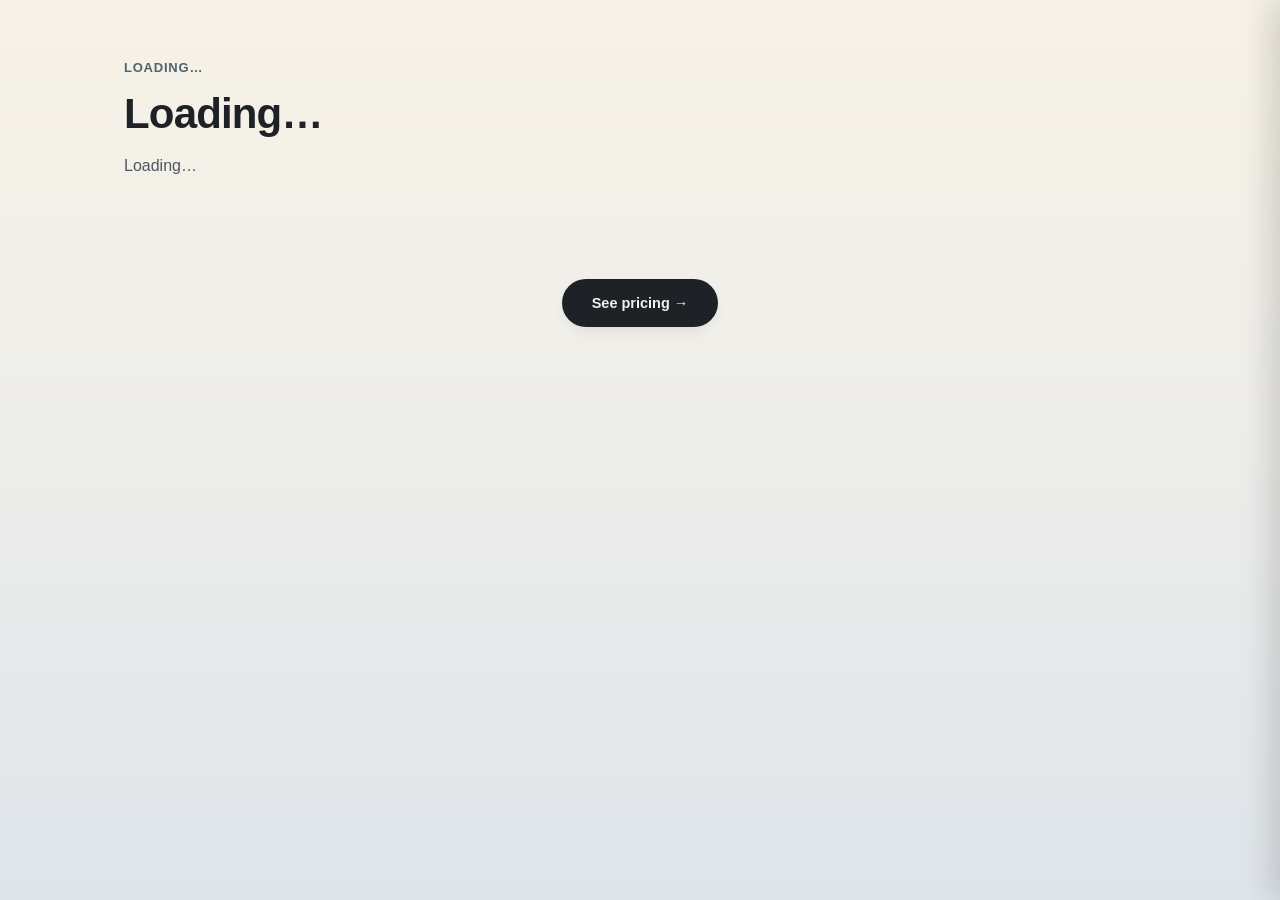
<file: work.html>
<!DOCTYPE html>
<html lang="en">
<head>
<meta charset="UTF-8">
<title>Work — Fieldnote</title>
<script>document.documentElement.setAttribute('data-theme', localStorage.getItem('fieldnote_theme') || 'light');</script>
<link rel="stylesheet" href="assets/styles.css?v3">
<style>
  .work-grid{display:grid; grid-template-columns:repeat(2,1fr); gap:20px; padding-bottom:60px;}
  .work-card{border-radius:16px; overflow:hidden; border:1px solid var(--hair); background:var(--ink2); box-shadow:0 2px 10px -6px var(--shadow); transition:.18s ease; position:relative;}
  .work-card:hover{transform:translateY(-3px); box-shadow:0 16px 34px -14px var(--shadow);}
  .work-thumb{height:220px; display:flex; align-items:center; justify-content:center; background-size:cover; background-position:center;}
  .work-thumb svg{width:40px; height:40px; opacity:.35;}
  .work-body{padding:20px 22px;}
  .work-body h3{font-size:17px; font-weight:700;}
  .work-body p{font-size:13.5px; color:var(--mute); margin-top:6px; line-height:1.55;}
  .work-tag{display:inline-block; font-size:11px; font-weight:700; text-transform:uppercase; letter-spacing:.04em; color:var(--coral); margin-top:10px;}
  .cms-add-tile.work-add{min-height:280px;}
  @media (max-width:820px){ .work-grid{grid-template-columns:1fr;} }
</style>
</head>
<body>

<div id="cms-adminbar">
  <div class="left">
    <span class="dot"></span>
    <label><input type="checkbox" id="editModeToggle" checked onchange="toggleEditMode(this.checked)"> Edit mode</label>
  </div>
  <div class="left">
    <button class="muted-btn" onclick="openHiddenDrawer()">Hidden elements (<span id="hiddenCount">0</span>)</button>
    <button class="muted-btn" onclick="cmsUndo()">Undo</button>
    <button class="go" id="saveBtn" onclick="openSavePanel()">Save changes</button>
    <button class="muted-btn" onclick="exitAdmin()">Exit admin</button>
  </div>
</div>
<div class="cms-hidden-drawer" id="hiddenDrawer">
  <h4>Hidden elements — restore anytime</h4>
  <div id="hiddenList"></div>
</div>

<div id="site-header"></div>

<div class="wrap">
  <section class="page-hero cms-editable" id="heroBlock">
    <div class="eyebrow" data-editpath="hero.eyebrow.text">Loading…<span class="edit-pencil cms-edit-pencil" onclick="openHeroPanel()">✎</span></div>
    <h1 data-editpath="hero.heading.text">Loading…</h1>
    <p data-editpath="hero.sub.text">Loading…</p>
  </section>

  <div class="work-grid" id="workGrid"></div>

  <div style="text-align:center; padding-bottom:60px;">
    <a href="pricing.html" class="btn-primary">See pricing →</a>
  </div>
</div>

<div id="site-footer"></div>

<div class="cms-panel-backdrop" id="panelBackdrop" onclick="closeCmsPanel()"></div>
<div class="cms-panel" id="cmsPanel"></div>

<div class="modal-backdrop" id="saveModal">
  <div class="modal">
    <button class="modal-close" onclick="closeModal('saveModal')">✕</button>
    <h3 style="font-size:19px;font-weight:800;margin-bottom:6px;">Save changes</h3>
    <p style="background:#E6F4EC; color:#1E6B3E; padding:10px 14px; border-radius:8px; font-size:13px; margin-bottom:16px;">Saving writes this content to Supabase — every visitor sees it immediately.</p>
    <button class="btn-primary" style="width:100%;" onclick="confirmSave()">Save — goes live for everyone</button>
    <div id="saveError" class="form-error" style="display:none;"></div>
  </div>
</div>

<script>
let supabase, checkIsAdmin, cms;
let currentUser = null;
let isAdmin = false;
let editModeOn = true;
let hasUnsavedChanges = false;
let history = [];
let currentEditId = null;
let _pendingImg = null;

const DEFAULT_DATA = {
  lang: 'en',
  hero: {
    margin: {mt:0, mb:0},
    eyebrow: { text:{en:'Selected work',et:'Valitud tööd',ru:'Избранные работы',sv:'Utvalda arbeten'}, hidden:false },
    heading: { text:{en:"A few of the sites we've shipped.",et:'Mõned meie valminud lehtedest.',ru:'Некоторые из наших готовых сайтов.',sv:'Några av våra levererade sajter.'}, hidden:false },
    sub: { text:{en:"Small businesses, mostly across the Baltics — each one designed and built from scratch, never a template.",et:'Väikeettevõtted, peamiselt Baltikumis — igaüks disainitud ja ehitatud nullist.',ru:'Малый бизнес, в основном в Прибалтике — каждый сайт создан с нуля.',sv:'Småföretag, mestadels i Baltikum — varje sajt designad och byggd från grunden.'}, hidden:false }
  },
  cards: [
    { id:'w1', order:0, hidden:false, image:null, icon:'cart', tint:null, link:'', tag:{en:'E-commerce',et:'E-pood',ru:'Интернет-магазин',sv:'E-handel'}, title:{en:'Nordic Bakery',et:'Nordic Bakery',ru:'Nordic Bakery',sv:'Nordic Bakery'}, desc:{en:'Full online storefront with local delivery scheduling and seasonal menus.',et:'Veebipood kohaliku tarne ja hooajaliste menüüdega.',ru:'Интернет-магазин с доставкой и сезонным меню.',sv:'Webbutik med lokal leverans och säsongsmenyer.'} },
    { id:'w2', order:1, hidden:false, image:null, icon:'calendar', tint:null, link:'', tag:{en:'Booking',et:'Broneerimine',ru:'Бронирование',sv:'Bokning'}, title:{en:'Tallinn Yoga Room',et:'Tallinn Yoga Room',ru:'Tallinn Yoga Room',sv:'Tallinn Yoga Room'}, desc:{en:'Class booking, membership tiers, and a waitlist system for popular sessions.',et:'Tundide broneerimine ja liikmesuse tasemed.',ru:'Бронирование занятий и уровни членства.',sv:'Klassbokning och medlemsnivåer.'} },
    { id:'w3', order:2, hidden:false, image:null, icon:'users', tint:null, link:'', tag:{en:'Community',et:'Kogukond',ru:'Сообщество',sv:'Community'}, title:{en:'Baltic Fitness Studio',et:'Baltic Fitness Studio',ru:'Baltic Fitness Studio',sv:'Baltic Fitness Studio'}, desc:{en:'Member portal with class schedules, progress tracking, and a private forum.',et:'Liikmeportaal tundide ja edenemise jälgimisega.',ru:'Портал участников с расписанием и отслеживанием прогресса.',sv:'Medlemsportal med schema och progressspårning.'} },
    { id:'w4', order:3, hidden:false, image:null, icon:'layers', tint:null, link:'', tag:{en:'Portfolio',et:'Portfoolio',ru:'Портфолио',sv:'Portfolio'}, title:{en:'Studio Marek',et:'Studio Marek',ru:'Studio Marek',sv:'Studio Marek'}, desc:{en:'A minimal, image-led portfolio for an architecture practice.',et:'Minimalistlik portfoolio arhitektuuribüroole.',ru:'Минималистичное портфолио для архитектурного бюро.',sv:'Ett minimalistiskt portfolio för en arkitektbyrå.'} },
    { id:'w5', order:4, hidden:false, image:null, icon:'heart', tint:null, link:'', tag:{en:'Services',et:'Teenused',ru:'Услуги',sv:'Tjänster'}, title:{en:'Riia Skin Clinic',et:'Riia Skin Clinic',ru:'Riia Skin Clinic',sv:'Riia Skin Clinic'}, desc:{en:'Appointment booking with automated reminders and a treatment price list.',et:'Aja broneerimine automaatsete meeldetuletustega.',ru:'Запись на приём с автоматическими напоминаниями.',sv:'Tidsbokning med automatiska påminnelser.'} },
    { id:'w6', order:5, hidden:false, image:null, icon:'book', tint:null, link:'', tag:{en:'Content',et:'Sisu',ru:'Контент',sv:'Innehåll'}, title:{en:'Estonian Folk Archive',et:'Estonian Folk Archive',ru:'Estonian Folk Archive',sv:'Estonian Folk Archive'}, desc:{en:'A searchable multilingual archive with contributor accounts.',et:'Otsitav mitmekeelne arhiiv.',ru:'Многоязычный архив с возможностью поиска.',sv:'Ett sökbart flerspråkigt arkiv.'} }
  ]
};
let siteData = JSON.parse(JSON.stringify(DEFAULT_DATA));
let lastSavedSnapshot = null;

function canEdit(){ return isAdmin && editModeOn; }
function t(field){ if (!field) return ''; return field[siteData.lang] || field.en || ''; }

function render(){
  document.getElementById('heroBlock').style.marginTop = siteData.hero.margin.mt + 'px';
  document.getElementById('heroBlock').style.marginBottom = siteData.hero.margin.mb + 'px';
  document.querySelector('#heroBlock [data-editpath="hero.eyebrow.text"]').textContent = t(siteData.hero.eyebrow.text);
  document.querySelector('#heroBlock h1').textContent = t(siteData.hero.heading.text);
  document.querySelector('#heroBlock p').textContent = t(siteData.hero.sub.text);
  const eb = document.querySelector('#heroBlock .eyebrow');
  if (!eb.querySelector('.edit-pencil')) eb.insertAdjacentHTML('beforeend', '<span class="edit-pencil cms-edit-pencil" onclick="openHeroPanel()">✎</span>');
  let gear = document.getElementById('heroGear');
  if (canEdit() && !gear) {
    document.getElementById('heroBlock').insertAdjacentHTML('afterbegin', '<div class="cms-section-gear" id="heroGear" onclick="openHeroSpacingPanel()" style="display:flex;">⚙</div>');
  } else if (!canEdit() && gear) {
    gear.remove();
  }

  const visible = [...siteData.cards].filter(c=>!c.hidden).sort((a,b)=>a.order-b.order);
  const cardsHtml = visible.map((c,idx,arr) => {
    const href = canEdit() ? 'javascript:void(0)' : (c.link || '#');
    const targetAttr = canEdit() ? '' : ' target="_blank" rel="noopener"';
    return `
    <div class="work-card cms-box-wrap cms-editable" data-id="${c.id}">
      ${canEdit()?`<div class="cms-reorder">
        <button onclick="moveCard('${c.id}',-1)" ${idx===0?'disabled':''}>↑</button>
        <button onclick="moveCard('${c.id}',1)" ${idx===arr.length-1?'disabled':''}>↓</button>
      </div>`:''}
      <a href="${href}"${targetAttr} style="color:inherit;text-decoration:none;display:block;">
        <div class="work-thumb" style="${c.image?`background-image:url(${c.image})`:''}">
          ${c.image?'':`<span style="color:#8A8F96;">${cms.iconSvg(c.icon)}</span>`}
        </div>
        <div class="work-body">
          <span class="work-tag">${t(c.tag)}</span>
          <h3 data-editpath="cards[${c.id}].title">${t(c.title)}</h3>
          <p data-editpath="cards[${c.id}].desc">${t(c.desc)}</p>
        </div>
      </a>
      <span class="edit-pencil cms-edit-pencil" onclick="openCardPanel('${c.id}')">✎</span>
    </div>`;
  }).join('');
  const addTile = canEdit() ? `<div class="cms-add-tile work-add" onclick="addCard()"><span>+</span><div>Add project</div></div>` : '';
  document.getElementById('workGrid').innerHTML = cardsHtml + addTile;

  document.body.classList.toggle('cms-edit', canEdit());
  updateSaveButtonState();
  updateHiddenCount();
}
function updateHiddenCount(){
  const el = document.getElementById('hiddenCount');
  if (!el) return;
  el.textContent = cms.collectHidden([{ labelFn: c => t(c.title), items: siteData.cards }]).length;
}

function updateSaveButtonState(){
  const btn = document.getElementById('saveBtn');
  if (!btn) return;
  btn.textContent = hasUnsavedChanges ? 'Save changes •' : 'Save changes';
  btn.style.opacity = hasUnsavedChanges ? '1' : '.6';
}
function markChanged(){ hasUnsavedChanges = true; updateSaveButtonState(); }
function pushHistory(){ history.push(JSON.stringify(siteData)); if (history.length>25) history.shift(); }
function cmsUndo(){
  if (!history.length) { alert('Nothing to undo yet.'); return; }
  siteData = JSON.parse(history.pop());
  markChanged(); render();
}

function openCmsPanel(html){
  document.getElementById('cmsPanel').innerHTML = html;
  document.getElementById('cmsPanel').classList.add('open');
  document.getElementById('panelBackdrop').classList.add('open');
}
function closeCmsPanel(){
  document.getElementById('cmsPanel').classList.remove('open');
  document.getElementById('panelBackdrop').classList.remove('open');
}

function openHeroPanel(){
  const h = siteData.hero;
  openCmsPanel(`
    <button class="close-btn" onclick="closeCmsPanel()">✕</button>
    <h4>Edit intro</h4>
    <label>Eyebrow</label>
    <input type="text" id="f_eb" value="${h.eyebrow.text[siteData.lang]}">
    <label>Heading</label>
    <input type="text" id="f_head" value="${h.heading.text[siteData.lang]}">
    <label>Subtext</label>
    <textarea id="f_sub">${h.sub.text[siteData.lang]}</textarea>
    <button class="go-btn" onclick="saveHeroPanel()">Apply</button>
  `);
}
function saveHeroPanel(){
  pushHistory();
  siteData.hero.eyebrow.text[siteData.lang] = document.getElementById('f_eb').value;
  siteData.hero.heading.text[siteData.lang] = document.getElementById('f_head').value;
  siteData.hero.sub.text[siteData.lang] = document.getElementById('f_sub').value;
  markChanged(); closeCmsPanel(); render();
}

function openHeroSpacingPanel(){
  openCmsPanel(`
    <button class="close-btn" onclick="closeCmsPanel()">✕</button>
    <h4>Intro spacing</h4>
    ${cms.spacingPanelHtml(siteData.hero.margin, 'heroBlock', 'applyHeroSpacing')}
  `);
}
function applyHeroSpacing(){
  pushHistory();
  siteData.hero.margin.mt = parseInt(document.getElementById('f_mt').value);
  siteData.hero.margin.mb = parseInt(document.getElementById('f_mb').value);
  markChanged(); closeCmsPanel(); render();
}

let _hiddenCache = [];
function openHiddenDrawer(){
  _hiddenCache = cms.collectHidden([{ labelFn: c => t(c.title), items: siteData.cards }]);
  document.getElementById('hiddenList').innerHTML = cms.renderHiddenDrawerHtml(_hiddenCache);
  window.__restoreHidden = (i) => {
    pushHistory();
    _hiddenCache[i].unhide();
    markChanged(); render(); openHiddenDrawer();
  };
  document.getElementById('hiddenDrawer').classList.toggle('open');
}

function openCardPanel(id){
  currentEditId = id;
  _pendingImg = null;
  const c = siteData.cards.find(x=>x.id===id);
  openCmsPanel(`
    <button class="close-btn" onclick="closeCmsPanel()">✕</button>
    <h4>Edit project</h4>
    <label>Category tag</label>
    <input type="text" id="f_tag" value="${c.tag[siteData.lang]}">
    <label>Title</label>
    <input type="text" id="f_title" value="${c.title[siteData.lang]}">
    <label>Description</label>
    <textarea id="f_desc">${c.desc[siteData.lang]}</textarea>
    <label>Link to live example</label>
    <input type="text" id="f_link" placeholder="https://..." value="${c.link||''}">
    <label>Placeholder icon (used until a photo is uploaded)</label>
    ${cms.iconPickerHtml(c.icon, 'setCardIcon')}
    <label>Photo</label>
    <input type="file" id="f_img" accept="image/*" onchange="previewCardImg(event)">
    <div style="margin-top:8px;width:100%;height:80px;border-radius:6px;background-size:cover;background-position:center;border:1px solid var(--hair);${c.image?`background-image:url(${c.image})`:''}" id="imgPrev"></div>
    <button class="go-btn" onclick="saveCardPanel()">Apply</button>
    <button class="danger-btn" onclick="removeCard('${id}')">Remove</button>
  `);
}
function previewCardImg(e){
  const file = e.target.files[0];
  if (!file) return;
  const reader = new FileReader();
  reader.onload = () => { _pendingImg = reader.result; document.getElementById('imgPrev').style.backgroundImage = `url(${_pendingImg})`; };
  reader.readAsDataURL(file);
}
function saveCardPanel(){
  pushHistory();
  const c = siteData.cards.find(x=>x.id===currentEditId);
  c.tag[siteData.lang] = document.getElementById('f_tag').value;
  c.title[siteData.lang] = document.getElementById('f_title').value;
  c.desc[siteData.lang] = document.getElementById('f_desc').value;
  c.link = document.getElementById('f_link').value;
  if (_pendingImg) { c.image = _pendingImg; _pendingImg = null; }
  markChanged(); closeCmsPanel(); render();
}
function setCardIcon(key){
  pushHistory();
  const c = siteData.cards.find(x=>x.id===currentEditId);
  c.icon = key;
  markChanged(); openCardPanel(currentEditId);
}
function addCard(){
  pushHistory();
  const maxOrder = siteData.cards.reduce((m,c)=>Math.max(m,c.order),-1);
  const id = 'w'+Date.now();
  siteData.cards.push({ id, order:maxOrder+1, hidden:false, image:null, icon:'layout', tint:null, link:'',
    tag:{en:'Project',et:'Projekt',ru:'Проект',sv:'Projekt'},
    title:{en:'New project',et:'Uus projekt',ru:'Новый проект',sv:'Nytt projekt'},
    desc:{en:'Describe this project.',et:'Kirjelda projekti.',ru:'Опишите проект.',sv:'Beskriv projektet.'} });
  markChanged(); render();
}
function removeCard(id){
  pushHistory();
  const c = siteData.cards.find(x=>x.id===id);
  c.hidden = true;
  markChanged(); closeCmsPanel(); render();
}
function moveCard(id, dir){
  pushHistory();
  const sorted = [...siteData.cards].sort((a,b)=>a.order-b.order);
  const idx = sorted.findIndex(x=>x.id===id);
  const swapIdx = idx+dir;
  if (swapIdx<0 || swapIdx>=sorted.length) { history.pop(); return; }
  const tmp = sorted[idx].order; sorted[idx].order = sorted[swapIdx].order; sorted[swapIdx].order = tmp;
  markChanged(); render();
}

function toggleEditMode(checked){ editModeOn = checked; render(); }
async function exitAdmin(){
  await supabase.auth.signOut();
  window.location.href = 'index.html';
}

function openSavePanel(){ openModal('saveModal'); }
function openModal(id){ document.getElementById(id).classList.add('open'); }
function closeModal(id){ document.getElementById(id).classList.remove('open'); }
async function confirmSave(){
  const errEl = document.getElementById('saveError');
  errEl.style.display = 'none';
  try {
    await cms.savePageContent('work', siteData);
    lastSavedSnapshot = JSON.parse(JSON.stringify(siteData));
    hasUnsavedChanges = false;
    updateSaveButtonState();
    closeModal('saveModal');
    alert('Saved — live for every visitor now.');
  } catch (err) {
    errEl.textContent = 'Save failed: ' + err.message;
    errEl.style.display = 'block';
  }
}

(async function init(){
  const clientMod = await import('./shared/supabaseClient.js?v3');
  const authMod = await import('./shared/auth.js?v3');
  cms = await import('./shared/cms-core.js?v3');
  supabase = clientMod.supabase;
  checkIsAdmin = authMod.isAdmin;

  try {
    const published = await cms.loadPageContent('work');
    if (published) { siteData = published; lastSavedSnapshot = JSON.parse(JSON.stringify(published)); }
    else lastSavedSnapshot = JSON.parse(JSON.stringify(DEFAULT_DATA));
  } catch (err) {
    console.error(err);
    lastSavedSnapshot = JSON.parse(JSON.stringify(DEFAULT_DATA));
  }

  const { data: { user } } = await supabase.auth.getUser();
  currentUser = user || null;
  if (currentUser) {
    isAdmin = await checkIsAdmin(currentUser.id);
    if (isAdmin) document.getElementById('cms-adminbar').classList.add('on');
  }

  cms.bindInlineEditing({
    canEdit,
    getRoot: () => siteData,
    getLang: () => siteData.lang,
    onChanged: (changed) => { if (changed) markChanged(); render(); }
  });

  const { renderHeader, renderFooter } = await import('./assets/site-chrome.js?v3');
  renderHeader('work.html');
  renderFooter();

  render();
})();
</script>
</body>
</html>
</file>
<file: assets/styles.css>
:root{
  --ink:#EEF0F2; --ink2:#F7F8F9; --paper:#1E2126; --coral:#35414F; --oncoral:#F5F6F7; --oncoral-strong:#EEF0F2;
  --mint:#4E6570; --mute:#50565F; --hair:rgba(30,33,38,.10); --linecol:rgba(30,33,38,.14);
  --shadow:rgba(20,22,26,.14); --admin:#C7501F; --danger:#A1352A; --chrome-dark:#1E2126;
}
[data-theme="dark"]{
  --ink:#14161A; --ink2:#1C1F24; --paper:#EDEFF2; --coral:#8FA8C7; --oncoral:#14161A; --oncoral-strong:#1C1F24;
  --mint:#8FB3B8; --mute:#9BA3AD; --hair:rgba(255,255,255,.12); --linecol:rgba(255,255,255,.16);
  --shadow:rgba(0,0,0,.5); --danger:#D9695C;
}
*{box-sizing:border-box; margin:0; padding:0;}
html{scroll-behavior:smooth;}
body{background:linear-gradient(180deg, #F7F2E6 0%, #EDEDEA 50%, #DFE5EA 100%); background-attachment:fixed; color:var(--paper); font-family:-apple-system,'Segoe UI',Helvetica,Arial,sans-serif; transition:background-color .25s ease, color .25s ease;}
[data-theme="dark"] body{background:linear-gradient(180deg, #1B1E23 0%, #16181C 50%, #101214 100%); background-attachment:fixed;}
.card-grid > *, .plans > *, .form-card, .info-card, header.site, footer.site{ transition: background-color .25s ease, color .25s ease, border-color .25s ease; }
.wrap{max-width:1120px; margin:0 auto; padding:0 44px;}
a{color:inherit; text-decoration:none;}
ul{list-style:none;}

/* ---------- HEADER / NAV (shared across all pages) ---------- */
header.site{display:flex; justify-content:space-between; align-items:center; padding:28px 44px; max-width:1120px; margin:0 auto; box-sizing:border-box;}
.logo{font-weight:800; font-size:19px; letter-spacing:-.01em;}
.logo .dot{color:var(--coral);}
nav.site{display:flex; align-items:center; gap:22px;}
nav.site a.link{font-size:14.5px; font-weight:500; color:var(--mute); padding:8px 10px; border-radius:6px; transition:.15s ease;}
nav.site a.link:hover{color:var(--paper); background:var(--hair);}
nav.site a.link.current{color:var(--paper); font-weight:700;}
nav.site .cta{background:var(--coral); color:var(--oncoral); font-weight:700; font-size:14px; padding:13px 24px; border-radius:100px; transition:.18s ease; box-shadow:0 4px 14px -6px var(--shadow);}
nav.site .cta:hover{background:var(--paper); color:var(--ink); transform:translateY(-2px); box-shadow:0 10px 24px -8px var(--shadow);}
.account-btn{width:34px; height:34px; border-radius:50%; border:1.5px solid var(--hair); background:none; display:flex; align-items:center; justify-content:center; cursor:pointer; color:var(--mute); opacity:.75;}
.account-btn:hover{opacity:1; border-color:var(--mute); color:var(--paper);}

/* ---------- BUTTONS ---------- */
.btn-primary{background:var(--paper); color:var(--ink); font-weight:700; font-size:14.5px; padding:16px 30px; border-radius:100px; display:inline-block; border:none; cursor:pointer; transition:.18s ease; box-shadow:0 6px 18px -8px var(--shadow);}
.btn-primary:hover{background:var(--coral); color:var(--oncoral); transform:translateY(-2px); box-shadow:0 12px 26px -8px var(--shadow);}
.btn-primary:disabled{opacity:.5; cursor:not-allowed; transform:none;}
.btn-secondary{background:none; border:1.5px solid var(--hair); color:var(--paper); font-weight:600; font-size:14px; padding:13px 24px; border-radius:100px; cursor:pointer; transition:.15s ease;}
.btn-secondary:hover{border-color:var(--paper);}

/* ---------- PAGE HERO (simple, for interior pages) ---------- */
.page-hero{padding:60px 0 40px;}
.page-hero .eyebrow{font-size:13px; font-weight:700; letter-spacing:.06em; text-transform:uppercase; color:var(--mint); margin-bottom:16px;}
.page-hero h1{font-size:42px; font-weight:800; letter-spacing:-.02em; line-height:1.1; max-width:640px;}
.page-hero p{font-size:16px; color:var(--mute); max-width:500px; margin-top:16px; line-height:1.6;}

.section-head{padding:50px 0 24px;}
.section-head h2{font-size:28px; font-weight:800; letter-spacing:-.02em;}
.section-head p{font-size:14px; color:var(--mute); margin-top:6px;}

/* ---------- CARDS (generic, reused on Work/Services pages) ---------- */
.card-grid{display:grid; grid-template-columns:repeat(3,1fr); gap:16px; padding-bottom:40px;}
.info-card{border-radius:14px; padding:24px; background:var(--ink2); border:1px solid var(--hair); box-shadow:0 2px 10px -6px var(--shadow); transition:.18s ease;}
.info-card:hover{box-shadow:0 14px 30px -12px var(--shadow); transform:translateY(-2px);}
.info-card .icon-badge{width:36px; height:36px; border-radius:10px; display:flex; align-items:center; justify-content:center; margin-bottom:12px;}
.info-card .icon-badge.tint-0{background:#F5DED6; border:1px solid #E9C3B7; color:#B85C42;}
.info-card .icon-badge.tint-1{background:#DCE8DA; border:1px solid #C3DABF; color:#4C7A52;}
.info-card .icon-badge.tint-2{background:#D9E4EF; border:1px solid #BDD1E3; color:#3D6690;}
.info-card .icon-badge.tint-3{background:#F3E6C8; border:1px solid #E6D2A0; color:#9C7A2E;}
.info-card .icon-badge.tint-4{background:#E7E0EF; border:1px solid #D4C7E3; color:#6C5A94;}
.info-card .icon-badge.tint-5{background:#F3DCE3; border:1px solid #E7C2CE; color:#B14A6E;}
.info-card .icon-badge svg{width:18px; height:18px;}
.info-card h3{font-size:17px; font-weight:700; margin-bottom:8px;}
.info-card p{font-size:13.5px; color:var(--mute); line-height:1.55;}

/* ---------- FORMS ---------- */
.form-card{max-width:520px; margin:0 auto; background:#fff; border:1px solid #DDE1E6; border-radius:16px; padding:36px; box-shadow:0 20px 50px -20px var(--shadow);}
[data-theme="dark"] .form-card{background:var(--ink2); border-color:#3A3F46;}
.form-card h2{font-size:22px; font-weight:800; margin-bottom:6px;}
.form-card .sub{font-size:13.5px; color:var(--mute); margin-bottom:24px;}
label.field-label{display:block; font-size:12px; font-weight:700; text-transform:uppercase; letter-spacing:.04em; color:var(--mute); margin:16px 0 6px;}
input[type=text], input[type=email], input[type=password], input[type=tel], textarea, select{
  width:100%; padding:12px 14px; border:1px solid #D5D9DE; border-radius:8px; font-size:14px; font-family:inherit; background:#F4F5F7; color:var(--paper);
}
[data-theme="dark"] input[type=text], [data-theme="dark"] input[type=email], [data-theme="dark"] input[type=password], [data-theme="dark"] input[type=tel], [data-theme="dark"] textarea, [data-theme="dark"] select{
  background:#22262C; border-color:#3A3F46;
}
input[type=file]::file-selector-button{ padding:8px 14px; border-radius:8px; border:1px solid #D5D9DE; background:#fff; color:var(--paper); font-family:inherit; font-size:12.5px; font-weight:600; cursor:pointer; }
[data-theme="dark"] input[type=file]::file-selector-button{ background:#22262C; border-color:#3A3F46; color:var(--paper); }
textarea{min-height:100px; resize:vertical;}
.form-error{background:#FBEDEA; color:var(--danger); border:1px solid #E2A79C; border-radius:8px; padding:10px 14px; font-size:13px; margin-top:14px;}
[data-theme="dark"] .form-error{background:#3A1E1A; border-color:#5A3028;}
.form-success{background:#E6F4EC; color:#1E6B3E; border:1px solid #A9D8BB; border-radius:8px; padding:10px 14px; font-size:13px; margin-top:14px;}
[data-theme="dark"] .form-success{background:#123A24; color:#6ED99A; border-color:#1E5636;}
.form-links{display:flex; justify-content:space-between; margin-top:16px; font-size:13px;}
.form-links a{color:var(--coral); font-weight:600;}
.divider{display:flex; align-items:center; gap:12px; margin:22px 0; color:var(--mute); font-size:12px;}
.divider::before, .divider::after{content:''; flex:1; height:1px; background:var(--hair);}
.google-btn{width:100%; display:flex; align-items:center; justify-content:center; gap:10px; padding:12px; border:1px solid #D5D9DE; border-radius:100px; background:#fff; color:#1E2126; font-weight:600; font-size:14px; cursor:pointer; transition:.15s ease;}
[data-theme="dark"] .google-btn{background:#2A2E35; border-color:#3A3F46; color:#EDEFF2;}
.google-btn:hover{background:var(--ink2); border-color:var(--paper);}

/* ---------- PRICING (reused from homepage plan cards) ---------- */
.plans{display:grid; grid-template-columns:repeat(3,1fr); gap:16px; margin-top:24px;}
.plan{border-radius:16px; padding:28px 24px; border:1px solid var(--hair); background:var(--ink2); box-shadow:0 2px 10px -6px var(--shadow); transition:.18s ease;}
.plan:hover{box-shadow:0 14px 30px -12px var(--shadow); transform:translateY(-2px);}
.plan.feat{background:var(--coral); border:none; box-shadow:0 16px 34px -10px var(--shadow);}
.plan .t{font-size:12px; font-weight:700; text-transform:uppercase; color:var(--mint);}
.plan.feat .t{color:var(--oncoral); opacity:.85;}
.plan h3{font-size:30px; font-weight:800; margin:8px 0 14px;}
.plan ul li{font-size:13px; line-height:2.1; color:var(--mute);}
.plan.feat ul li{color:var(--oncoral); opacity:.92;}
.plan ul li:before{content:"— "; color:var(--coral);}
.plan.feat ul li:before{color:var(--oncoral); opacity:.7;}
.plan-cta{display:block; text-align:center; margin-top:18px; padding:12px; border-radius:100px; font-weight:700; font-size:13.5px; background:var(--paper); color:var(--ink); cursor:pointer; border:none; width:100%; transition:.18s ease;}
.plan-cta:hover{background:var(--coral); color:var(--oncoral); transform:translateY(-2px);}
.plan.feat .plan-cta{background:var(--oncoral-strong); color:var(--coral);}
.plan.feat .plan-cta:hover{background:var(--paper); color:var(--ink);}

/* ---------- ORDER STATUS BADGES ---------- */
.status-badge{display:inline-block; font-size:11.5px; font-weight:700; padding:4px 10px; border-radius:20px; text-transform:uppercase; letter-spacing:.03em;}
.status-pending_payment{background:#FBEBD6; color:#8A5A00;}
.status-paid{background:#E1F1EE; color:#137A6B;}
.status-in_progress{background:#E7ECFB; color:#3355D6;}
.status-delivered{background:#E6F4EC; color:#1E6B3E;}
.status-cancelled{background:#FBEDEA; color:var(--danger);}
[data-theme="dark"] .status-pending_payment{background:#3A2E10; color:#E0B04E;}
[data-theme="dark"] .status-paid{background:#0F2E28; color:#5CD9BE;}
[data-theme="dark"] .status-in_progress{background:#1A2440; color:#8FA6E8;}
[data-theme="dark"] .status-delivered{background:#123A24; color:#6ED99A;}
[data-theme="dark"] .status-cancelled{background:#3A1E1A; color:var(--danger);}

/* ---------- MODAL (login etc) ---------- */
.modal-backdrop{position:fixed; inset:0; background:rgba(20,22,26,.45); display:none; align-items:center; justify-content:center; z-index:250;}
.modal-backdrop.open{display:flex;}
.modal{background:var(--ink); border:1px solid var(--hair); border-radius:16px; padding:32px; width:360px; box-shadow:0 30px 60px -20px var(--shadow); position:relative;}
.modal-close{position:absolute; top:16px; right:16px; background:none; border:none; color:var(--mute); font-size:18px; cursor:pointer;}

footer.site{padding:30px 44px 50px; max-width:1120px; margin:0 auto; box-sizing:border-box; border-top:1px solid var(--hair); display:flex; justify-content:space-between; font-size:13px; color:var(--mute);}
footer.site a{margin-left:22px; color:var(--mute);}
footer.site a:hover{color:var(--paper);}

@media (max-width:820px){
  .card-grid, .plans{grid-template-columns:1fr;}
  .page-hero h1{font-size:32px;}
  nav.site a.link{display:none;}
}

/* ============================================================
   SHARED CMS EDITING UI — same visual language as the homepage,
   used by every page that has admin editing enabled.
   ============================================================ */
#cms-adminbar{ display:none; position:sticky; top:0; z-index:200; background:var(--chrome-dark); color:#fff; padding:10px 20px; align-items:center; justify-content:space-between; font-size:13px; flex-wrap:wrap; gap:8px; }
#cms-adminbar.on{ display:flex; }
#cms-adminbar .left{ display:flex; align-items:center; gap:12px; }
#cms-adminbar .dot{ width:8px; height:8px; border-radius:50%; background:var(--admin); }
#cms-adminbar button{ font-family:inherit; font-size:12.5px; font-weight:600; border:none; border-radius:6px; padding:8px 14px; cursor:pointer; }
#cms-adminbar .go{ background:var(--admin); color:#fff; }
#cms-adminbar .muted-btn{ background:rgba(255,255,255,.12); color:#fff; }
#cms-adminbar label{ display:flex; align-items:center; gap:6px; cursor:pointer; font-weight:600; color:#fff; }

.cms-editable{ position:relative; }
body.cms-edit .cms-editable:hover{ outline:1.5px dashed var(--admin); outline-offset:4px; border-radius:4px; }
.cms-edit-pencil{ display:none; position:absolute; top:-12px; right:-12px; width:26px; height:26px; border-radius:50%; background:var(--admin); color:#fff; align-items:center; justify-content:center; font-size:12px; cursor:pointer; z-index:15; box-shadow:0 4px 10px rgba(0,0,0,.25); }
body.cms-edit .cms-editable:hover .cms-edit-pencil{ display:flex; }
body.cms-edit [data-editpath]{ cursor:text; }
.inline-editing{ outline:2px solid var(--admin) !important; outline-offset:2px; background:rgba(199,80,31,.06); border-radius:4px; }

.cms-reorder{ display:none; position:absolute; top:-12px; left:-12px; flex-direction:column; gap:3px; z-index:15; }
body.cms-edit .cms-box-wrap:hover .cms-reorder{ display:flex; }
.cms-reorder button{ width:22px; height:18px; border:none; background:var(--chrome-dark); color:#fff; font-size:10px; cursor:pointer; border-radius:4px; }
.cms-box-wrap{ position:relative; }

.cms-add-tile{ border:1.5px dashed var(--hair); border-radius:14px; background:none; display:flex; flex-direction:column; align-items:center; justify-content:center; gap:6px; cursor:pointer; color:var(--mute); font-size:13px; font-weight:600; min-height:120px; }
.cms-add-tile:hover{ border-color:var(--coral); color:var(--coral); background:var(--ink2); }
.cms-add-tile span{ font-size:24px; font-weight:400; line-height:1; }

.icon-badge{ width:36px; height:36px; border-radius:10px; display:flex; align-items:center; justify-content:center; margin-bottom:12px; }
.icon-picker{ display:grid; grid-template-columns:repeat(5,1fr); gap:6px; margin:4px 0 14px; }
.icon-picker button{ aspect-ratio:1; border:1px solid var(--hair); border-radius:8px; background:var(--ink2); cursor:pointer; display:flex; align-items:center; justify-content:center; color:var(--mute); }
.icon-picker button svg{ width:16px; height:16px; }
.icon-picker button.on{ background:var(--chrome-dark); color:#fff; border-color:var(--chrome-dark); }

.cms-panel-backdrop{ position:fixed; inset:0; background:rgba(20,22,26,.35); display:none; z-index:300; }
.cms-panel-backdrop.open{ display:block; }
.cms-panel{ position:fixed; top:0; right:0; height:100%; width:320px; background:var(--ink2); box-shadow:-10px 0 30px rgba(0,0,0,.15); z-index:301; padding:24px; overflow-y:auto; transform:translateX(100%); transition:.25s; }
.cms-panel.open{ transform:translateX(0); }
.cms-panel h4{ font-size:15px; font-weight:800; margin-bottom:4px; }
.cms-panel .sub{ font-size:12px; color:var(--mute); margin-bottom:18px; }
.cms-panel label{ display:block; font-size:11.5px; font-weight:700; text-transform:uppercase; letter-spacing:.04em; color:var(--mute); margin:16px 0 6px; }
.cms-panel input[type=text], .cms-panel textarea{ width:100%; padding:9px 10px; border:1px solid var(--hair); border-radius:6px; font-size:13.5px; font-family:inherit; }
.cms-panel textarea{ min-height:70px; resize:vertical; }
.cms-panel .go-btn{ width:100%; margin-top:20px; padding:11px; border-radius:8px; border:none; background:var(--chrome-dark); color:#fff; font-weight:700; font-size:13.5px; cursor:pointer; }
.cms-panel .danger-btn{ width:100%; margin-top:10px; padding:11px; border-radius:8px; border:1px solid #E2A79C; background:#FBEDEA; color:var(--danger); font-weight:700; font-size:13px; cursor:pointer; }
[data-theme="dark"] .cms-panel .danger-btn{ background:#3A1E1A; border-color:#5A3028; }
.cms-panel .close-btn{ position:absolute; top:16px; right:16px; background:none; border:none; font-size:16px; cursor:pointer; color:var(--mute); }
.cms-section-gear{ display:none; position:absolute; top:6px; right:6px; width:28px; height:28px; border-radius:50%; background:rgba(255,255,255,.9); color:var(--chrome-dark); border:1px solid var(--hair); align-items:center; justify-content:center; cursor:pointer; font-size:13px; z-index:12; }
body.cms-edit .cms-section-shell:hover .cms-section-gear{ display:flex; }
.cms-section-shell{ position:relative; }

.cms-hidden-drawer{ position:fixed; bottom:0; left:0; right:0; background:var(--ink2); border-top:1px solid var(--hair); z-index:260; padding:16px 24px; display:none; max-height:40vh; overflow-y:auto; box-shadow:0 -10px 30px rgba(0,0,0,.1); }
.cms-hidden-drawer.open{ display:block; }
.cms-hidden-drawer h4{ font-size:14px; margin-bottom:10px; }
</file>
